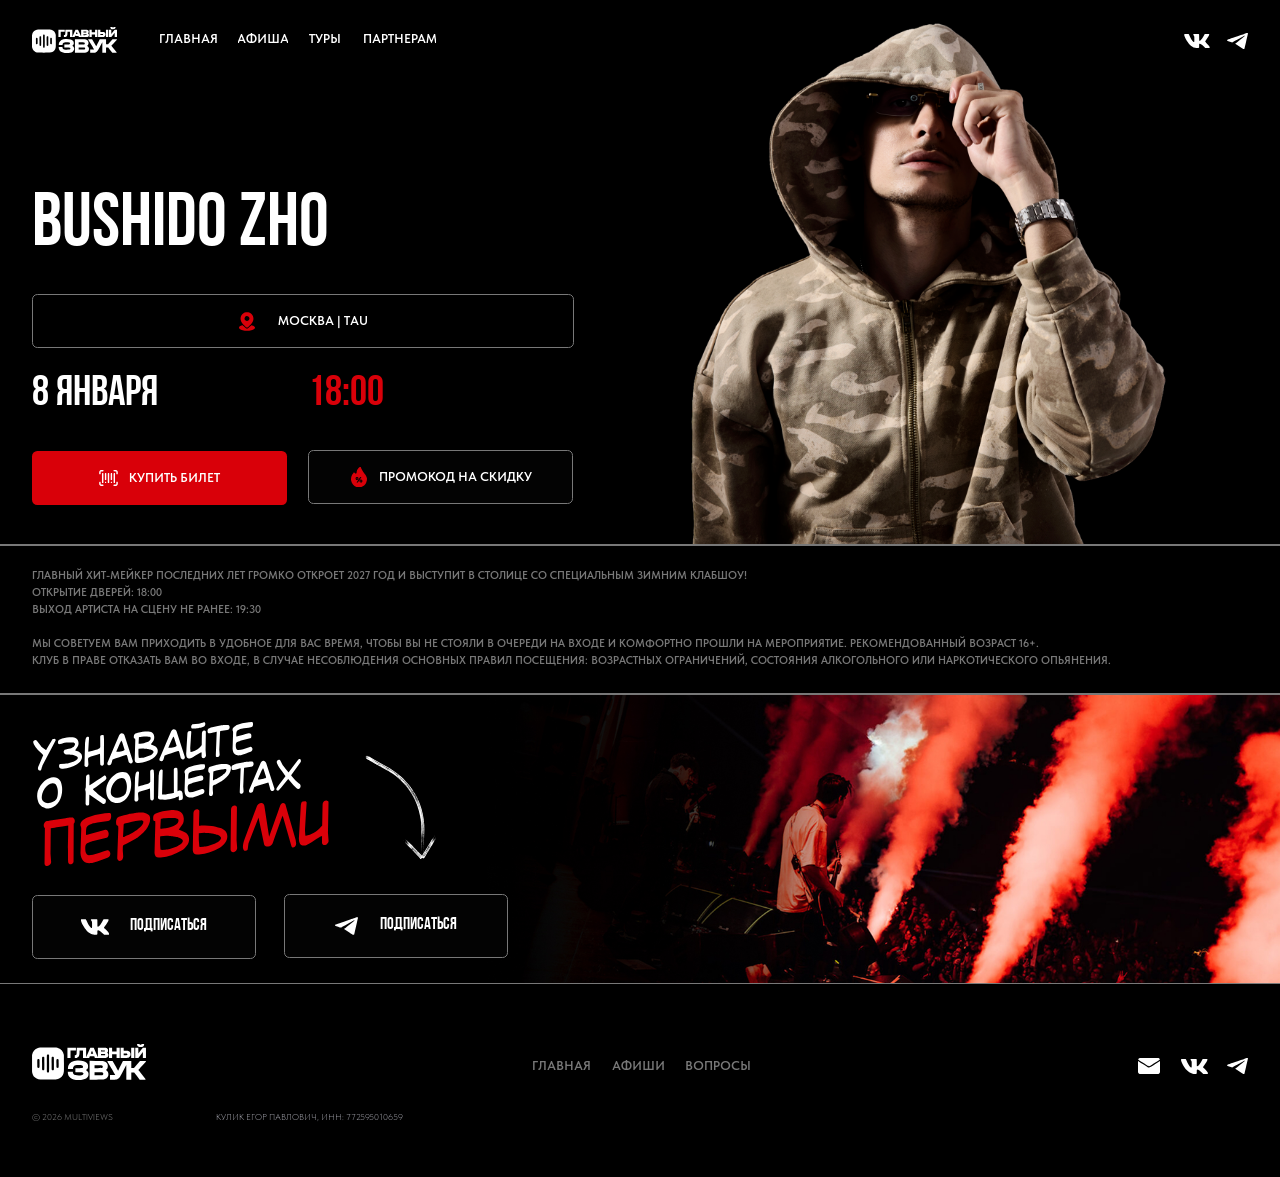
<file: index.html>
<!DOCTYPE html> <html> <head> <meta charset="utf-8" /> <meta http-equiv="Content-Type" content="text/html; charset=utf-8" /> <meta name="viewport" content="width=device-width, initial-scale=1.0" /> <!--metatextblock--> <title>BUSHIDO ZHO - В МОСКВЕ! |8 ЯНВАРЯ | TAU</title> <meta name="description" content="Главный хит-мейкер последних лет громко откроет 2027 год и выступит в столице со специальным зимним клабшоу!" /> <meta property="og:url" content="https://main-sound.ru/bushidomsk1" /> <meta property="og:title" content="BUSHIDO ZHO - В МОСКВЕ! |8 ЯНВАРЯ | TAU" /> <meta property="og:description" content="Главный хит-мейкер последних лет громко откроет 2027 год и выступит в столице со специальным зимним клабшоу!" /> <meta property="og:type" content="website" /> <meta property="og:image" content="assets/IMG_2002-36b0c217a5.jpeg" /> <link rel="canonical" href="https://main-sound.ru/bushidomsk1"> <!--/metatextblock--> <meta name="format-detection" content="telephone=no" /> <meta http-equiv="x-dns-prefetch-control" content="on"> <link rel="dns-prefetch" href="https://ws.tildacdn.com"> <link rel="dns-prefetch" href="https://static.tildacdn.com"> <!--favicons--> <link rel="icon" type="image/x-icon" sizes="32x32" href="assets/Frame_3-9f2a84946c.svg" media="(prefers-color-scheme: light)"/> <link rel="icon" type="image/x-icon" sizes="32x32" href="assets/Frame_3-901d303efb.svg" media="(prefers-color-scheme: dark)"/> <link rel="icon" type="image/svg+xml" sizes="any" href="assets/Frame_3-07f0a911b7.svg"> <link rel="apple-touch-icon" type="image/png" href="assets/Frame_3-b01c1dac87.png"> <link rel="icon" type="image/png" sizes="192x192" href="assets/Frame_3-b01c1dac87.png"> <!--/favicons--> <!-- Assets --> <script src="assets/tilda-fallback-1.0.min-ba24e7d54b.js" async charset="utf-8"></script> <link rel="stylesheet" href="assets/tilda-grid-3.0.min-55fa348d44.css" type="text/css" media="all" onerror="this.loaderr='y';"/> <link rel="stylesheet" href="assets/tilda-blocks-page200350709.min-892c2e6954.css" type="text/css" media="all" onerror="this.loaderr='y';" /> <link rel="stylesheet" href="assets/tilda-animation-2.0.min-8e325ae34b.css" type="text/css" media="all" onerror="this.loaderr='y';" /> <link rel="stylesheet" href="assets/tilda-menu-widgeticons-1.0.min-0b1e4e40a1.css" type="text/css" media="all" onerror="this.loaderr='y';" /> <link rel="stylesheet" href="assets/tilda-forms-1.0.min-a1f4a83f36.css" type="text/css" media="all" onerror="this.loaderr='y';" /> <link rel="stylesheet" href="assets/fonts-tildasans-0168d74240.css" type="text/css" media="all" onerror="this.loaderr='y';" /> <script nomodule src="assets/tilda-polyfill-1.0.min-19ff6da680.js" charset="utf-8"></script> <script type="text/javascript">function t_onReady(func) {if(document.readyState!='loading') {func();} else {document.addEventListener('DOMContentLoaded',func);}}
function t_onFuncLoad(funcName,okFunc,time) {if(typeof window[funcName]==='function') {okFunc();} else {setTimeout(function() {t_onFuncLoad(funcName,okFunc,time);},(time||100));}}function t396_initialScale(t){var e=document.getElementById("rec"+t);if(e){var i=e.querySelector(".t396__artboard");if(i){window.tn_scale_initial_window_width||(window.tn_scale_initial_window_width=document.documentElement.clientWidth);var a=window.tn_scale_initial_window_width,r=[],n,l=i.getAttribute("data-artboard-screens");if(l){l=l.split(",");for(var o=0;o<l.length;o++)r[o]=parseInt(l[o],10)}else r=[320,480,640,960,1200];for(var o=0;o<r.length;o++){var d=r[o];a>=d&&(n=d)}var _="edit"===window.allrecords.getAttribute("data-tilda-mode"),c="center"===t396_getFieldValue(i,"valign",n,r),s="grid"===t396_getFieldValue(i,"upscale",n,r),w=t396_getFieldValue(i,"height_vh",n,r),g=t396_getFieldValue(i,"height",n,r),u=!!window.opr&&!!window.opr.addons||!!window.opera||-1!==navigator.userAgent.indexOf(" OPR/");if(!_&&c&&!s&&!w&&g&&!u){var h=parseFloat((a/n).toFixed(3)),f=[i,i.querySelector(".t396__carrier"),i.querySelector(".t396__filter")],v=Math.floor(parseInt(g,10)*h)+"px",p;i.style.setProperty("--initial-scale-height",v);for(var o=0;o<f.length;o++)f[o].style.setProperty("height","var(--initial-scale-height)");t396_scaleInitial__getElementsToScale(i).forEach((function(t){t.style.zoom=h}))}}}}function t396_scaleInitial__getElementsToScale(t){return t?Array.prototype.slice.call(t.children).filter((function(t){return t&&(t.classList.contains("t396__elem")||t.classList.contains("t396__group"))})):[]}function t396_getFieldValue(t,e,i,a){var r,n=a[a.length-1];if(!(r=i===n?t.getAttribute("data-artboard-"+e):t.getAttribute("data-artboard-"+e+"-res-"+i)))for(var l=0;l<a.length;l++){var o=a[l];if(!(o<=i)&&(r=o===n?t.getAttribute("data-artboard-"+e):t.getAttribute("data-artboard-"+e+"-res-"+o)))break}return r}window.TN_SCALE_INITIAL_VER="1.0",window.tn_scale_initial_window_width=null;</script> <script src="assets/jquery-1.10.2.min-0f598fdea2.js" charset="utf-8" onerror="this.loaderr='y';"></script> <script src="assets/tilda-scripts-3.0.min-bbad1345a3.js" charset="utf-8" defer onerror="this.loaderr='y';"></script> <script src="assets/tilda-blocks-page200350709.min-bc01810124.js" charset="utf-8" async onerror="this.loaderr='y';"></script> <script src="assets/tilda-lazyload-1.0.min-8d30e67902.js" charset="utf-8" async onerror="this.loaderr='y';"></script> <script src="assets/tilda-animation-2.0.min-e4067d844d.js" charset="utf-8" async onerror="this.loaderr='y';"></script> <script src="assets/tilda-zero-1.1.min-d2f771363f.js" charset="utf-8" async onerror="this.loaderr='y';"></script> <script src="assets/tilda-menu-1.0.min-81625cf644.js" charset="utf-8" async onerror="this.loaderr='y';"></script> <script src="assets/tilda-menu-widgeticons-1.0.min-35f2fe2b1f.js" charset="utf-8" async onerror="this.loaderr='y';"></script> <script src="assets/tilda-forms-1.0.min-e3f49c2a4a.js" charset="utf-8" async onerror="this.loaderr='y';"></script> <script src="assets/tilda-zero-forms-1.0.min-b2b3caa913.js" charset="utf-8" async onerror="this.loaderr='y';"></script> <script src="assets/tilda-zero-scale-1.0.min-8676a93be3.js" charset="utf-8" async onerror="this.loaderr='y';"></script> <script src="assets/tilda-zero-fixed-1.0.min-6231306b26.js" charset="utf-8" async onerror="this.loaderr='y';"></script> <script src="assets/tilda-skiplink-1.0.min-bb829e9a10.js" charset="utf-8" async onerror="this.loaderr='y';"></script> <script src="assets/tilda-events-1.0.min-051c5be8fb.js" charset="utf-8" async onerror="this.loaderr='y';"></script> <script type="text/javascript">window.dataLayer=window.dataLayer||[];</script> <script type="text/javascript">(function() {var ttt='cebo';var tt='oog';var re=new RegExp("bot|g" + tt + "le|yandex|baidu|bing|msn|duckduckbot|teoma|slurp|crawler|spider|robot|crawling|fa" + ttt + "ok","i");if((re.test(navigator.userAgent))===false&&typeof(sessionStorage)!='undefined'&&sessionStorage.getItem('visited')!=='y'&&document.visibilityState){var style=document.createElement('style');style.type='text/css';style.innerHTML='@media screen and (min-width: 980px) {.t-records {opacity: 0;}.t-records_animated {-webkit-transition: opacity ease-in-out .2s;-moz-transition: opacity ease-in-out .2s;-o-transition: opacity ease-in-out .2s;transition: opacity ease-in-out .2s;}.t-records.t-records_visible {opacity: 1;}}';document.getElementsByTagName('head')[0].appendChild(style);function t_setvisRecs(){var alr=document.querySelectorAll('.t-records');Array.prototype.forEach.call(alr,function(el) {el.classList.add("t-records_animated");});setTimeout(function() {Array.prototype.forEach.call(alr,function(el) {el.classList.add("t-records_visible");});sessionStorage.setItem("visited","y");},400);}
document.addEventListener('DOMContentLoaded',t_setvisRecs);}})();</script><!-- Local recovery copy created from the public page on 2026-09-03. --><!-- Yandex.Metrika counter -->
<script type="text/javascript" >
   (function(m,e,t,r,i,k,a){m[i]=m[i]||function(){(m[i].a=m[i].a||[]).push(arguments)};
   m[i].l=1*new Date();
   for (var j = 0; j < document.scripts.length; j++) {if (document.scripts[j].src === r) { return; }}
   k=e.createElement(t),a=e.getElementsByTagName(t)[0],k.async=1,k.src=r,a.parentNode.insertBefore(k,a)})
   (window, document, "script", "https://mc.yandex.ru/metrika/tag.js", "ym");

   ym(112287208, "init", {
        clickmap:true,
        trackLinks:true,
        accurateTrackBounce:true,
        webvisor:true
   });
</script>
<noscript><div><img src="https://mc.yandex.ru/watch/112287208" style="position:absolute; left:-9999px;" alt="" /></div></noscript>
<!-- /Yandex.Metrika counter -->

<!-- Top.Mail.Ru counter -->
<script type="text/javascript">
var _tmr = window._tmr || (window._tmr = []);
_tmr.push({id: "3791899", type: "pageView", start: (new Date()).getTime()});
(function (d, w, id) {
  if (d.getElementById(id)) return;
  var ts = d.createElement("script"); ts.type = "text/javascript"; ts.async = true; ts.id = id;
  ts.src = "https://top-fwz1.mail.ru/js/code.js";
  var f = function () {var s = d.getElementsByTagName("script")[0]; s.parentNode.insertBefore(ts, s);};
  if (w.opera == "[object Opera]") { d.addEventListener("DOMContentLoaded", f, false); } else { f(); }
})(document, window, "tmr-code");
</script>
<noscript><div><img src="https://top-fwz1.mail.ru/counter?id=3791899;js=na" style="position:absolute;left:-9999px;" alt="Top.Mail.Ru" /></div></noscript>
<!-- /Top.Mail.Ru counter -->

<!-- Goal tracking: klick po knopke Kupit bilet -->
<script type="text/javascript">
document.addEventListener('DOMContentLoaded', function() {
  document.querySelectorAll('a').forEach(function(a) {
    if (a.href && a.href.indexOf('ticketscloud.com') !== -1) {
      a.addEventListener('click', function() {
        if (typeof ym !== 'undefined') { ym(112287208, 'reachGoal', 'buy_ticket_click'); }
        if (typeof _tmr !== 'undefined') { _tmr.push({id: "3791899", type: 'reachGoal', goal: 'buy_ticket_click'}); }
      });
    }
  });
});
</script>
<!-- /Goal tracking -->

</head> <body class="t-body" style="margin:0;"> <!--allrecords--> <div id="allrecords" class="t-records" data-hook="blocks-collection-content-node" data-tilda-project-id="8555416" data-tilda-page-id="200350709" data-tilda-page-alias="bushidomsk1" data-tilda-formskey="f596087e4aad82b8ef86775ac8555416" data-tilda-cookie="no" data-tilda-lazy="yes" data-tilda-root-zone="com" data-tilda-project-headcode="yes" data-tilda-project-country="RU"> <!--header--> <header id="t-header" class="t-records" data-hook="blocks-collection-content-node" data-tilda-project-id="8555416" data-tilda-page-id="44198423" data-tilda-page-alias="header" data-tilda-formskey="f596087e4aad82b8ef86775ac8555416" data-tilda-cookie="no" data-tilda-lazy="yes" data-tilda-root-zone="com" data-tilda-project-headcode="yes" data-tilda-project-country="RU"> <div id="rec2350563801" class="r t-rec" style=" " data-animationappear="off" data-record-type="396"> <!-- T396 --> <style>#rec2350563801 .t396__artboard{position:fixed;width:100%;left:0;top:0;transform:translateY(-100%);transition:transform 0.15s;z-index:990;}#rec2350563801 .t396__artboard{height:70px;background-color:#000000;}#rec2350563801 .t396__filter{height:70px;}#rec2350563801 .t396__carrier{height:70px;background-position:center center;background-attachment:scroll;background-size:cover;background-repeat:no-repeat;}@media screen and (max-width:1919px){#rec2350563801 .t396__artboard,#rec2350563801 .t396__filter,#rec2350563801 .t396__carrier{height:55px;}#rec2350563801 .t396__filter{}#rec2350563801 .t396__carrier{background-attachment:scroll;}}@media screen and (max-width:1199px){#rec2350563801 .t396__artboard,#rec2350563801 .t396__filter,#rec2350563801 .t396__carrier{height:48px;}#rec2350563801 .t396__filter{}#rec2350563801 .t396__carrier{background-attachment:scroll;}}#rec2350563801 .tn-elem[data-elem-id="1780602629269"]{z-index:3;top:0px;left:calc(50% - 960px + 0px);width:1920px;height:70px;}#rec2350563801 .tn-elem[data-elem-id="1780602629269"] .tn-atom{border-radius:0px 0px 15px 15px;background-color:#262626;background-position:center center;border-width:var(--t396-borderwidth,0);border-style:var(--t396-borderstyle,solid);border-color:var(--t396-bordercolor,transparent);transition:background-color var(--t396-speedhover,0s) ease-in-out,color var(--t396-speedhover,0s) ease-in-out,border-color var(--t396-speedhover,0s) ease-in-out,box-shadow var(--t396-shadowshoverspeed,0.2s) ease-in-out;}@media screen and (max-width:1919px){#rec2350563801 .tn-elem[data-elem-id="1780602629269"]{display:table;left:calc(50% - 600px + 0px);width:1200px;height:55px;}}@media screen and (max-width:1199px){#rec2350563801 .tn-elem[data-elem-id="1780602629269"]{display:table;left:calc(50% - 160px + 0px);width:320px;height:48px;}}#rec2350563801 .tn-elem[data-elem-id="1780495746593000005"]{color:#ffffff;text-align:left;z-index:3;top:25px;left:calc(50% - 960px + 221px);width:88px;height:20px;}#rec2350563801 .tn-elem[data-elem-id="1780495746593000005"] .tn-atom{color:#ffffff;font-size:20px;font-family:var(--t-headline-font,Arial);line-height:1;font-weight:600;border-radius:5px 5px 5px 5px;background-position:center center;--t396-speedhover:0.2s;transition:background-color var(--t396-speedhover,0s) ease-in-out,color var(--t396-speedhover,0s) ease-in-out,border-color var(--t396-speedhover,0s) ease-in-out,box-shadow var(--t396-shadowshoverspeed,0.2s) ease-in-out;-webkit-box-pack:start;-ms-flex-pack:start;justify-content:flex-start;}#rec2350563801 .tn-elem[data-elem-id="1780495746593000005"] .tn-atom::after{display:none;}#rec2350563801 .tn-elem[data-elem-id="1780495746593000005"] .tn-atom .tn-atom__button-content{column-gap:10px;padding:0px 0px 0px 0px;}#rec2350563801 .tn-elem[data-elem-id="1780495746593000005"] .tn-atom .tn-atom__button-icon{animation:tn-icon-animation-moveX 2s linear infinite;}#rec2350563801 .tn-elem[data-elem-id="1780495746593000005"] .tn-atom .tn-atom__button-text{transition:color var(--t396-speedhover,0s) ease-in-out;color:#ffffff;}#rec2350563801 .tn-elem[data-elem-id="1780495746593000005"] .tn-atom .tn-atom__button-border::before{display:none;}#rec2350563801 .tn-elem[data-elem-id="1780495746593000005"] .tn-atom .tn-atom__button-border::after{display:none;}@media (hover),(min-width:0\0){#rec2350563801 .tn-elem[data-elem-id="1780495746593000005"] .tn-atom:hover::after{opacity:0;}#rec2350563801 .tn-elem[data-elem-id="1780495746593000005"] .tn-atom:hover{animation-name:none;}}@media (hover),(min-width:0\0){#rec2350563801 .tn-elem[data-elem-id="1780495746593000005"] .tn-atom:hover{color:#d90009;}#rec2350563801 .tn-elem[data-elem-id="1780495746593000005"] .tn-atom:hover .tn-atom__button-text{color:#d90009;}}@media screen and (max-width:1919px){#rec2350563801 .tn-elem[data-elem-id="1780495746593000005"]{display:block;top:17px;left:calc(50% - 600px + 150px);width:53px;}#rec2350563801 .tn-elem[data-elem-id="1780495746593000005"] .tn-atom{white-space:normal;font-size:12px;background-size:cover;}#rec2350563801 .tn-elem[data-elem-id="1780495746593000005"] .tn-atom::after{display:none;}#rec2350563801 .tn-elem[data-elem-id="1780495746593000005"] .tn-atom .tn-atom__button-text{overflow:visible;}#rec2350563801 .tn-elem[data-elem-id="1780495746593000005"] .tn-atom .tn-atom__button-border::before{display:none;}#rec2350563801 .tn-elem[data-elem-id="1780495746593000005"] .tn-atom .tn-atom__button-border::after{display:none;}@media (hover),(min-width:0\0){#rec2350563801 .tn-elem[data-elem-id="1780495746593000005"] .tn-atom:hover::after{opacity:0;}#rec2350563801 .tn-elem[data-elem-id="1780495746593000005"] .tn-atom:hover{animation-name:none;}}}@media screen and (max-width:1199px){#rec2350563801 .tn-elem[data-elem-id="1780495746593000005"]{display:block;top:-87px;left:calc(50% - 160px + 36px);width:px;}#rec2350563801 .tn-elem[data-elem-id="1780495746593000005"] .tn-atom{white-space:normal;background-size:cover;}#rec2350563801 .tn-elem[data-elem-id="1780495746593000005"] .tn-atom::after{display:none;}#rec2350563801 .tn-elem[data-elem-id="1780495746593000005"] .tn-atom .tn-atom__button-text{overflow:visible;}#rec2350563801 .tn-elem[data-elem-id="1780495746593000005"] .tn-atom .tn-atom__button-border::before{display:none;}#rec2350563801 .tn-elem[data-elem-id="1780495746593000005"] .tn-atom .tn-atom__button-border::after{display:none;}@media (hover),(min-width:0\0){#rec2350563801 .tn-elem[data-elem-id="1780495746593000005"] .tn-atom:hover::after{opacity:0;}#rec2350563801 .tn-elem[data-elem-id="1780495746593000005"] .tn-atom:hover{animation-name:none;}}}#rec2350563801 .tn-elem[data-elem-id="1780495786484000001"]{color:#ffffff;text-align:left;z-index:3;top:25px;left:calc(50% - 960px + 339px);width:78px;height:20px;}#rec2350563801 .tn-elem[data-elem-id="1780495786484000001"] .tn-atom{color:#ffffff;font-size:20px;font-family:var(--t-headline-font,Arial);line-height:1;font-weight:600;border-radius:5px 5px 5px 5px;background-position:center center;--t396-speedhover:0.2s;transition:background-color var(--t396-speedhover,0s) ease-in-out,color var(--t396-speedhover,0s) ease-in-out,border-color var(--t396-speedhover,0s) ease-in-out,box-shadow var(--t396-shadowshoverspeed,0.2s) ease-in-out;-webkit-box-pack:start;-ms-flex-pack:start;justify-content:flex-start;}#rec2350563801 .tn-elem[data-elem-id="1780495786484000001"] .tn-atom::after{display:none;}#rec2350563801 .tn-elem[data-elem-id="1780495786484000001"] .tn-atom .tn-atom__button-content{column-gap:10px;padding:0px 0px 0px 0px;}#rec2350563801 .tn-elem[data-elem-id="1780495786484000001"] .tn-atom .tn-atom__button-icon{animation:tn-icon-animation-moveX 2s linear infinite;}#rec2350563801 .tn-elem[data-elem-id="1780495786484000001"] .tn-atom .tn-atom__button-text{transition:color var(--t396-speedhover,0s) ease-in-out;color:#ffffff;}#rec2350563801 .tn-elem[data-elem-id="1780495786484000001"] .tn-atom .tn-atom__button-border::before{display:none;}#rec2350563801 .tn-elem[data-elem-id="1780495786484000001"] .tn-atom .tn-atom__button-border::after{display:none;}@media (hover),(min-width:0\0){#rec2350563801 .tn-elem[data-elem-id="1780495786484000001"] .tn-atom:hover::after{opacity:0;}#rec2350563801 .tn-elem[data-elem-id="1780495786484000001"] .tn-atom:hover{animation-name:none;}}@media (hover),(min-width:0\0){#rec2350563801 .tn-elem[data-elem-id="1780495786484000001"] .tn-atom:hover{color:#d90009;}#rec2350563801 .tn-elem[data-elem-id="1780495786484000001"] .tn-atom:hover .tn-atom__button-text{color:#d90009;}}@media screen and (max-width:1919px){#rec2350563801 .tn-elem[data-elem-id="1780495786484000001"]{display:block;top:17px;left:calc(50% - 600px + 223px);width:47px;}#rec2350563801 .tn-elem[data-elem-id="1780495786484000001"] .tn-atom{white-space:normal;font-size:12px;background-size:cover;}#rec2350563801 .tn-elem[data-elem-id="1780495786484000001"] .tn-atom::after{display:none;}#rec2350563801 .tn-elem[data-elem-id="1780495786484000001"] .tn-atom .tn-atom__button-text{overflow:visible;}#rec2350563801 .tn-elem[data-elem-id="1780495786484000001"] .tn-atom .tn-atom__button-border::before{display:none;}#rec2350563801 .tn-elem[data-elem-id="1780495786484000001"] .tn-atom .tn-atom__button-border::after{display:none;}@media (hover),(min-width:0\0){#rec2350563801 .tn-elem[data-elem-id="1780495786484000001"] .tn-atom:hover::after{opacity:0;}#rec2350563801 .tn-elem[data-elem-id="1780495786484000001"] .tn-atom:hover{animation-name:none;}}}@media screen and (max-width:1199px){#rec2350563801 .tn-elem[data-elem-id="1780495786484000001"]{display:block;top:-87px;left:calc(50% - 160px + 109px);width:px;}#rec2350563801 .tn-elem[data-elem-id="1780495786484000001"] .tn-atom{white-space:normal;background-size:cover;}#rec2350563801 .tn-elem[data-elem-id="1780495786484000001"] .tn-atom::after{display:none;}#rec2350563801 .tn-elem[data-elem-id="1780495786484000001"] .tn-atom .tn-atom__button-text{overflow:visible;}#rec2350563801 .tn-elem[data-elem-id="1780495786484000001"] .tn-atom .tn-atom__button-border::before{display:none;}#rec2350563801 .tn-elem[data-elem-id="1780495786484000001"] .tn-atom .tn-atom__button-border::after{display:none;}@media (hover),(min-width:0\0){#rec2350563801 .tn-elem[data-elem-id="1780495786484000001"] .tn-atom:hover::after{opacity:0;}#rec2350563801 .tn-elem[data-elem-id="1780495786484000001"] .tn-atom:hover{animation-name:none;}}}#rec2350563801 .tn-elem[data-elem-id="1780495810392000002"]{color:#ffffff;text-align:left;z-index:3;top:25px;left:calc(50% - 960px + 447px);width:50px;height:20px;}#rec2350563801 .tn-elem[data-elem-id="1780495810392000002"] .tn-atom{color:#ffffff;font-size:20px;font-family:var(--t-headline-font,Arial);line-height:1;font-weight:600;border-radius:5px 5px 5px 5px;background-position:center center;--t396-speedhover:0.2s;transition:background-color var(--t396-speedhover,0s) ease-in-out,color var(--t396-speedhover,0s) ease-in-out,border-color var(--t396-speedhover,0s) ease-in-out,box-shadow var(--t396-shadowshoverspeed,0.2s) ease-in-out;-webkit-box-pack:start;-ms-flex-pack:start;justify-content:flex-start;}#rec2350563801 .tn-elem[data-elem-id="1780495810392000002"] .tn-atom::after{display:none;}#rec2350563801 .tn-elem[data-elem-id="1780495810392000002"] .tn-atom .tn-atom__button-content{column-gap:10px;padding:0px 0px 0px 0px;}#rec2350563801 .tn-elem[data-elem-id="1780495810392000002"] .tn-atom .tn-atom__button-icon{animation:tn-icon-animation-moveX 2s linear infinite;}#rec2350563801 .tn-elem[data-elem-id="1780495810392000002"] .tn-atom .tn-atom__button-text{transition:color var(--t396-speedhover,0s) ease-in-out;color:#ffffff;}#rec2350563801 .tn-elem[data-elem-id="1780495810392000002"] .tn-atom .tn-atom__button-border::before{display:none;}#rec2350563801 .tn-elem[data-elem-id="1780495810392000002"] .tn-atom .tn-atom__button-border::after{display:none;}@media (hover),(min-width:0\0){#rec2350563801 .tn-elem[data-elem-id="1780495810392000002"] .tn-atom:hover::after{opacity:0;}#rec2350563801 .tn-elem[data-elem-id="1780495810392000002"] .tn-atom:hover{animation-name:none;}}@media (hover),(min-width:0\0){#rec2350563801 .tn-elem[data-elem-id="1780495810392000002"] .tn-atom:hover{color:#d90009;}#rec2350563801 .tn-elem[data-elem-id="1780495810392000002"] .tn-atom:hover .tn-atom__button-text{color:#d90009;}}@media screen and (max-width:1919px){#rec2350563801 .tn-elem[data-elem-id="1780495810392000002"]{display:block;top:17px;left:calc(50% - 600px + 290px);width:30px;}#rec2350563801 .tn-elem[data-elem-id="1780495810392000002"] .tn-atom{white-space:normal;font-size:12px;background-size:cover;}#rec2350563801 .tn-elem[data-elem-id="1780495810392000002"] .tn-atom::after{display:none;}#rec2350563801 .tn-elem[data-elem-id="1780495810392000002"] .tn-atom .tn-atom__button-text{overflow:visible;}#rec2350563801 .tn-elem[data-elem-id="1780495810392000002"] .tn-atom .tn-atom__button-border::before{display:none;}#rec2350563801 .tn-elem[data-elem-id="1780495810392000002"] .tn-atom .tn-atom__button-border::after{display:none;}@media (hover),(min-width:0\0){#rec2350563801 .tn-elem[data-elem-id="1780495810392000002"] .tn-atom:hover::after{opacity:0;}#rec2350563801 .tn-elem[data-elem-id="1780495810392000002"] .tn-atom:hover{animation-name:none;}}}@media screen and (max-width:1199px){#rec2350563801 .tn-elem[data-elem-id="1780495810392000002"]{display:block;top:-87px;left:calc(50% - 160px + 176px);width:px;}#rec2350563801 .tn-elem[data-elem-id="1780495810392000002"] .tn-atom{white-space:normal;background-size:cover;}#rec2350563801 .tn-elem[data-elem-id="1780495810392000002"] .tn-atom::after{display:none;}#rec2350563801 .tn-elem[data-elem-id="1780495810392000002"] .tn-atom .tn-atom__button-text{overflow:visible;}#rec2350563801 .tn-elem[data-elem-id="1780495810392000002"] .tn-atom .tn-atom__button-border::before{display:none;}#rec2350563801 .tn-elem[data-elem-id="1780495810392000002"] .tn-atom .tn-atom__button-border::after{display:none;}@media (hover),(min-width:0\0){#rec2350563801 .tn-elem[data-elem-id="1780495810392000002"] .tn-atom:hover::after{opacity:0;}#rec2350563801 .tn-elem[data-elem-id="1780495810392000002"] .tn-atom:hover{animation-name:none;}}}#rec2350563801 .tn-elem[data-elem-id="1780495820486000003"]{color:#ffffff;text-align:left;z-index:3;top:25px;left:calc(50% - 960px + 527px);width:115px;height:20px;}#rec2350563801 .tn-elem[data-elem-id="1780495820486000003"] .tn-atom{color:#ffffff;font-size:20px;font-family:var(--t-headline-font,Arial);line-height:1;font-weight:600;border-radius:5px 5px 5px 5px;background-position:center center;--t396-speedhover:0.2s;transition:background-color var(--t396-speedhover,0s) ease-in-out,color var(--t396-speedhover,0s) ease-in-out,border-color var(--t396-speedhover,0s) ease-in-out,box-shadow var(--t396-shadowshoverspeed,0.2s) ease-in-out;-webkit-box-pack:start;-ms-flex-pack:start;justify-content:flex-start;}#rec2350563801 .tn-elem[data-elem-id="1780495820486000003"] .tn-atom::after{display:none;}#rec2350563801 .tn-elem[data-elem-id="1780495820486000003"] .tn-atom .tn-atom__button-content{column-gap:10px;padding:0px 0px 0px 0px;}#rec2350563801 .tn-elem[data-elem-id="1780495820486000003"] .tn-atom .tn-atom__button-icon{animation:tn-icon-animation-moveX 2s linear infinite;}#rec2350563801 .tn-elem[data-elem-id="1780495820486000003"] .tn-atom .tn-atom__button-text{transition:color var(--t396-speedhover,0s) ease-in-out;color:#ffffff;}#rec2350563801 .tn-elem[data-elem-id="1780495820486000003"] .tn-atom .tn-atom__button-border::before{display:none;}#rec2350563801 .tn-elem[data-elem-id="1780495820486000003"] .tn-atom .tn-atom__button-border::after{display:none;}@media (hover),(min-width:0\0){#rec2350563801 .tn-elem[data-elem-id="1780495820486000003"] .tn-atom:hover::after{opacity:0;}#rec2350563801 .tn-elem[data-elem-id="1780495820486000003"] .tn-atom:hover{animation-name:none;}}@media (hover),(min-width:0\0){#rec2350563801 .tn-elem[data-elem-id="1780495820486000003"] .tn-atom:hover{color:#d90009;}#rec2350563801 .tn-elem[data-elem-id="1780495820486000003"] .tn-atom:hover .tn-atom__button-text{color:#d90009;}}@media screen and (max-width:1919px){#rec2350563801 .tn-elem[data-elem-id="1780495820486000003"]{display:block;top:17px;left:calc(50% - 600px + 340px);width:69px;}#rec2350563801 .tn-elem[data-elem-id="1780495820486000003"] .tn-atom{white-space:normal;font-size:12px;background-size:cover;}#rec2350563801 .tn-elem[data-elem-id="1780495820486000003"] .tn-atom::after{display:none;}#rec2350563801 .tn-elem[data-elem-id="1780495820486000003"] .tn-atom .tn-atom__button-text{overflow:visible;}#rec2350563801 .tn-elem[data-elem-id="1780495820486000003"] .tn-atom .tn-atom__button-border::before{display:none;}#rec2350563801 .tn-elem[data-elem-id="1780495820486000003"] .tn-atom .tn-atom__button-border::after{display:none;}@media (hover),(min-width:0\0){#rec2350563801 .tn-elem[data-elem-id="1780495820486000003"] .tn-atom:hover::after{opacity:0;}#rec2350563801 .tn-elem[data-elem-id="1780495820486000003"] .tn-atom:hover{animation-name:none;}}}@media screen and (max-width:1199px){#rec2350563801 .tn-elem[data-elem-id="1780495820486000003"]{display:block;top:-87px;left:calc(50% - 160px + 226px);width:px;}#rec2350563801 .tn-elem[data-elem-id="1780495820486000003"] .tn-atom{white-space:normal;background-size:cover;}#rec2350563801 .tn-elem[data-elem-id="1780495820486000003"] .tn-atom::after{display:none;}#rec2350563801 .tn-elem[data-elem-id="1780495820486000003"] .tn-atom .tn-atom__button-text{overflow:visible;}#rec2350563801 .tn-elem[data-elem-id="1780495820486000003"] .tn-atom .tn-atom__button-border::before{display:none;}#rec2350563801 .tn-elem[data-elem-id="1780495820486000003"] .tn-atom .tn-atom__button-border::after{display:none;}@media (hover),(min-width:0\0){#rec2350563801 .tn-elem[data-elem-id="1780495820486000003"] .tn-atom:hover::after{opacity:0;}#rec2350563801 .tn-elem[data-elem-id="1780495820486000003"] .tn-atom:hover{animation-name:none;}}}#rec2350563801 .tn-elem[data-elem-id="1780494847688"]{z-index:3;top:15px;left:calc(50% - 960px + 40px);width:128px;height:auto;}#rec2350563801 .tn-elem[data-elem-id="1780494847688"] .tn-atom{border-radius:0px 0px 0px 0px;background-position:center center;border-width:var(--t396-borderwidth,0);border-style:var(--t396-borderstyle,solid);border-color:var(--t396-bordercolor,transparent);transition:background-color var(--t396-speedhover,0s) ease-in-out,color var(--t396-speedhover,0s) ease-in-out,border-color var(--t396-speedhover,0s) ease-in-out,box-shadow var(--t396-shadowshoverspeed,0.2s) ease-in-out;}#rec2350563801 .tn-elem[data-elem-id="1780494847688"] .tn-atom__img{border-radius:0px 0px 0px 0px;object-position:center center;}@media screen and (max-width:1919px){#rec2350563801 .tn-elem[data-elem-id="1780494847688"]{display:table;top:15px;left:calc(50% - 600px + 30px);width:80px;height:auto;}}@media screen and (max-width:1199px){#rec2350563801 .tn-elem[data-elem-id="1780494847688"]{display:table;top:11px;left:calc(50% - 160px + 20px);height:auto;}}#rec2350563801 .tn-elem[data-elem-id="1780495533011000003"]{color:#ffffff;text-align:center;z-index:3;top:12px;left:calc(50% - 960px + 1774px);width:56px;height:46px;}#rec2350563801 .tn-elem[data-elem-id="1780495533011000003"] .tn-atom{color:#ffffff;font-size:20px;font-family:var(--t-text-font,Arial);line-height:1.55;font-weight:600;border-radius:50px 50px 50px 50px;background-position:center center;--t396-borderwidth:0px;--t396-speedhover:0.2s;transition:background-color var(--t396-speedhover,0s) ease-in-out,color var(--t396-speedhover,0s) ease-in-out,border-color var(--t396-speedhover,0s) ease-in-out,box-shadow var(--t396-shadowshoverspeed,0.2s) ease-in-out;-webkit-box-pack:center;-ms-flex-pack:center;justify-content:center;}#rec2350563801 .tn-elem[data-elem-id="1780495533011000003"] .tn-atom::after{display:none;}#rec2350563801 .tn-elem[data-elem-id="1780495533011000003"] .tn-atom .tn-atom__button-icon{position:relative;width:36px;height:36px;order:1;--icon:url('[data-uri]');--icon-hover:url('[data-uri]');}#rec2350563801 .tn-elem[data-elem-id="1780495533011000003"] .tn-atom .tn-atom__button-content{column-gap:0px;padding:0px 0px 0px 0px;}#rec2350563801 .tn-elem[data-elem-id="1780495533011000003"] .tn-atom .tn-atom__button-text{transition:color var(--t396-speedhover,0s) ease-in-out;color:#ffffff;}#rec2350563801 .tn-elem[data-elem-id="1780495533011000003"] .tn-atom .tn-atom__button-border::before{display:none;}#rec2350563801 .tn-elem[data-elem-id="1780495533011000003"] .tn-atom .tn-atom__button-border::after{display:none;}@media (hover),(min-width:0\0){#rec2350563801 .tn-elem[data-elem-id="1780495533011000003"] .tn-atom:hover::after{opacity:0;}#rec2350563801 .tn-elem[data-elem-id="1780495533011000003"] .tn-atom:hover{animation-name:none;}}@media screen and (max-width:1919px){#rec2350563801 .tn-elem[data-elem-id="1780495533011000003"]{display:block;top:16px;left:calc(50% - 600px + 1110px);width:24px;height:24px;border-radius:0px 0px 0px 0px;}#rec2350563801 .tn-elem[data-elem-id="1780495533011000003"] .tn-atom{white-space:normal;background-size:cover;border-radius:0px 0px 0px 0px;}#rec2350563801 .tn-elem[data-elem-id="1780495533011000003"] .tn-atom::after{display:none;}#rec2350563801 .tn-elem[data-elem-id="1780495533011000003"] .tn-atom .tn-atom__button-icon{height:24px;width:24px;}#rec2350563801 .tn-elem[data-elem-id="1780495533011000003"] .tn-atom .tn-atom__button-text{overflow:visible;}#rec2350563801 .tn-elem[data-elem-id="1780495533011000003"] .tn-atom .tn-atom__button-border::before{display:none;}#rec2350563801 .tn-elem[data-elem-id="1780495533011000003"] .tn-atom .tn-atom__button-border::after{display:none;}@media (hover),(min-width:0\0){#rec2350563801 .tn-elem[data-elem-id="1780495533011000003"] .tn-atom:hover::after{opacity:0;}#rec2350563801 .tn-elem[data-elem-id="1780495533011000003"] .tn-atom:hover{animation-name:none;}}}@media screen and (max-width:1199px){#rec2350563801 .tn-elem[data-elem-id="1780495533011000003"]{display:block;top:12px;left:calc(50% - 160px + 189px);width:px;}#rec2350563801 .tn-elem[data-elem-id="1780495533011000003"] .tn-atom{white-space:normal;background-size:cover;}#rec2350563801 .tn-elem[data-elem-id="1780495533011000003"] .tn-atom::after{display:none;}#rec2350563801 .tn-elem[data-elem-id="1780495533011000003"] .tn-atom .tn-atom__button-text{overflow:visible;}#rec2350563801 .tn-elem[data-elem-id="1780495533011000003"] .tn-atom .tn-atom__button-border::before{display:none;}#rec2350563801 .tn-elem[data-elem-id="1780495533011000003"] .tn-atom .tn-atom__button-border::after{display:none;}@media (hover),(min-width:0\0){#rec2350563801 .tn-elem[data-elem-id="1780495533011000003"] .tn-atom:hover::after{opacity:0;}#rec2350563801 .tn-elem[data-elem-id="1780495533011000003"] .tn-atom:hover{animation-name:none;}}}#rec2350563801 .tn-elem[data-elem-id="1780495611658000004"]{color:#ffffff;text-align:center;z-index:3;top:13px;left:calc(50% - 960px + 1844px);width:46px;height:46px;}#rec2350563801 .tn-elem[data-elem-id="1780495611658000004"] .tn-atom{color:#ffffff;font-size:20px;font-family:var(--t-text-font,Arial);line-height:1.55;font-weight:600;border-radius:50px 50px 50px 50px;background-position:center center;--t396-borderwidth:0px;--t396-speedhover:0.2s;transition:background-color var(--t396-speedhover,0s) ease-in-out,color var(--t396-speedhover,0s) ease-in-out,border-color var(--t396-speedhover,0s) ease-in-out,box-shadow var(--t396-shadowshoverspeed,0.2s) ease-in-out;-webkit-box-pack:center;-ms-flex-pack:center;justify-content:center;}#rec2350563801 .tn-elem[data-elem-id="1780495611658000004"] .tn-atom::after{display:none;}#rec2350563801 .tn-elem[data-elem-id="1780495611658000004"] .tn-atom .tn-atom__button-icon{position:relative;width:26px;height:26px;order:1;--icon:url('[data-uri]');--icon-hover:url('[data-uri]');}#rec2350563801 .tn-elem[data-elem-id="1780495611658000004"] .tn-atom .tn-atom__button-content{column-gap:0px;padding:0px 0px 0px 0px;}#rec2350563801 .tn-elem[data-elem-id="1780495611658000004"] .tn-atom .tn-atom__button-text{transition:color var(--t396-speedhover,0s) ease-in-out;color:#ffffff;}#rec2350563801 .tn-elem[data-elem-id="1780495611658000004"] .tn-atom .tn-atom__button-border::before{display:none;}#rec2350563801 .tn-elem[data-elem-id="1780495611658000004"] .tn-atom .tn-atom__button-border::after{display:none;}@media (hover),(min-width:0\0){#rec2350563801 .tn-elem[data-elem-id="1780495611658000004"] .tn-atom:hover::after{opacity:0;}#rec2350563801 .tn-elem[data-elem-id="1780495611658000004"] .tn-atom:hover{animation-name:none;}}@media screen and (max-width:1919px){#rec2350563801 .tn-elem[data-elem-id="1780495611658000004"]{display:block;top:18px;left:calc(50% - 600px + 1150px);width:20px;height:20px;border-radius:0px 0px 0px 0px;}#rec2350563801 .tn-elem[data-elem-id="1780495611658000004"] .tn-atom{white-space:normal;background-size:cover;border-radius:0px 0px 0px 0px;}#rec2350563801 .tn-elem[data-elem-id="1780495611658000004"] .tn-atom::after{display:none;}#rec2350563801 .tn-elem[data-elem-id="1780495611658000004"] .tn-atom .tn-atom__button-icon{height:20px;width:20px;}#rec2350563801 .tn-elem[data-elem-id="1780495611658000004"] .tn-atom .tn-atom__button-text{overflow:visible;}#rec2350563801 .tn-elem[data-elem-id="1780495611658000004"] .tn-atom .tn-atom__button-border::before{display:none;}#rec2350563801 .tn-elem[data-elem-id="1780495611658000004"] .tn-atom .tn-atom__button-border::after{display:none;}@media (hover),(min-width:0\0){#rec2350563801 .tn-elem[data-elem-id="1780495611658000004"] .tn-atom:hover::after{opacity:0;}#rec2350563801 .tn-elem[data-elem-id="1780495611658000004"] .tn-atom:hover{animation-name:none;}}}@media screen and (max-width:1199px){#rec2350563801 .tn-elem[data-elem-id="1780495611658000004"]{display:block;top:14px;left:calc(50% - 160px + 229px);width:px;}#rec2350563801 .tn-elem[data-elem-id="1780495611658000004"] .tn-atom{white-space:normal;background-size:cover;}#rec2350563801 .tn-elem[data-elem-id="1780495611658000004"] .tn-atom::after{display:none;}#rec2350563801 .tn-elem[data-elem-id="1780495611658000004"] .tn-atom .tn-atom__button-text{overflow:visible;}#rec2350563801 .tn-elem[data-elem-id="1780495611658000004"] .tn-atom .tn-atom__button-border::before{display:none;}#rec2350563801 .tn-elem[data-elem-id="1780495611658000004"] .tn-atom .tn-atom__button-border::after{display:none;}@media (hover),(min-width:0\0){#rec2350563801 .tn-elem[data-elem-id="1780495611658000004"] .tn-atom:hover::after{opacity:0;}#rec2350563801 .tn-elem[data-elem-id="1780495611658000004"] .tn-atom:hover{animation-name:none;}}}#rec2350563801 .tn-elem[data-elem-id="1780501257340"]{z-index:3;top:-140px;left:calc(50% - 960px + 140px);width:38px;height:auto;}#rec2350563801 .tn-elem[data-elem-id="1780501257340"] .tn-atom{border-radius:0px 0px 0px 0px;background-position:center center;border-width:var(--t396-borderwidth,0);border-style:var(--t396-borderstyle,solid);border-color:var(--t396-bordercolor,transparent);transition:background-color var(--t396-speedhover,0s) ease-in-out,color var(--t396-speedhover,0s) ease-in-out,border-color var(--t396-speedhover,0s) ease-in-out,box-shadow var(--t396-shadowshoverspeed,0.2s) ease-in-out;}#rec2350563801 .tn-elem[data-elem-id="1780501257340"] .tn-atom__img{border-radius:0px 0px 0px 0px;object-position:center center;}@media screen and (max-width:1919px){#rec2350563801 .tn-elem[data-elem-id="1780501257340"]{display:table;left:calc(50% - 600px + 140px);height:auto;}}@media screen and (max-width:1199px){#rec2350563801 .tn-elem[data-elem-id="1780501257340"]{display:table;top:12px;left:calc(50% - 160px + 276px);width:24px;height:auto;}}</style> <div class='t396'> <div class="t396__artboard" data-artboard-recid="2350563801" data-artboard-screens="320,1200,1920" data-artboard-height="70" data-artboard-valign="center" data-artboard-upscale="window" data-artboard-pos="fixed" data-artboard-fixed-trigger="300" data-artboard-appear-anim="fixslide" data-artboard-fixed-need-js="y" data-artboard-height-res-320="48" data-artboard-height-res-1200="55"> <div class="t396__carrier" data-artboard-recid="2350563801"></div> <div class="t396__filter" data-artboard-recid="2350563801"></div> <div class='t396__elem tn-elem tn-elem__23505638011780602629269' data-elem-id='1780602629269' data-elem-type='shape' data-field-top-value="0" data-field-left-value="0" data-field-height-value="70" data-field-width-value="1920" data-field-axisy-value="top" data-field-axisx-value="left" data-field-container-value="grid" data-field-topunits-value="px" data-field-leftunits-value="px" data-field-heightunits-value="px" data-field-widthunits-value="px" data-field-height-res-320-value="48" data-field-width-res-320-value="320" data-field-widthmode-res-320-value="fixed" data-field-height-res-1200-value="55" data-field-width-res-1200-value="1200" data-field-widthmode-res-1200-value="fixed"> <div class='tn-atom'> </div> </div> <div class='t396__elem tn-elem tn-elem__23505638011780495746593000005' data-elem-id='1780495746593000005' data-elem-type='button' data-field-top-value="25" data-field-left-value="221" data-field-height-value="20" data-field-width-value="88" data-field-axisy-value="top" data-field-axisx-value="left" data-field-container-value="grid" data-field-topunits-value="px" data-field-leftunits-value="px" data-field-heightunits-value="px" data-field-widthunits-value="px" data-field-textfit-value="fixedsize" data-field-widthmode-value="fixed" data-field-heightmode-value="fixed" data-field-fontsize-value="20" data-field-top-res-320-value="-87" data-field-left-res-320-value="36" data-field-top-res-1200-value="17" data-field-left-res-1200-value="150" data-field-width-res-1200-value="53" data-field-fontsize-res-1200-value="12"> <a class='tn-atom' href="https://main-sound.ru/"> <div class='tn-atom__button-content'> <span class="tn-atom__button-text">ГЛАВНАЯ</span> </div> <span class="tn-atom__button-border"></span> </a> </div> <div class='t396__elem tn-elem tn-elem__23505638011780495786484000001' data-elem-id='1780495786484000001' data-elem-type='button' data-field-top-value="25" data-field-left-value="339" data-field-height-value="20" data-field-width-value="78" data-field-axisy-value="top" data-field-axisx-value="left" data-field-container-value="grid" data-field-topunits-value="px" data-field-leftunits-value="px" data-field-heightunits-value="px" data-field-widthunits-value="px" data-field-textfit-value="fixedsize" data-field-widthmode-value="fixed" data-field-heightmode-value="fixed" data-field-fontsize-value="20" data-field-top-res-320-value="-87" data-field-left-res-320-value="109" data-field-top-res-1200-value="17" data-field-left-res-1200-value="223" data-field-width-res-1200-value="47" data-field-fontsize-res-1200-value="12"> <a class='tn-atom' href="https://main-sound.ru/#rec2345566591"> <div class='tn-atom__button-content'> <span class="tn-atom__button-text">АФИША</span> </div> <span class="tn-atom__button-border"></span> </a> </div> <div class='t396__elem tn-elem tn-elem__23505638011780495810392000002' data-elem-id='1780495810392000002' data-elem-type='button' data-field-top-value="25" data-field-left-value="447" data-field-height-value="20" data-field-width-value="50" data-field-axisy-value="top" data-field-axisx-value="left" data-field-container-value="grid" data-field-topunits-value="px" data-field-leftunits-value="px" data-field-heightunits-value="px" data-field-widthunits-value="px" data-field-textfit-value="fixedsize" data-field-widthmode-value="fixed" data-field-heightmode-value="fixed" data-field-fontsize-value="20" data-field-top-res-320-value="-87" data-field-left-res-320-value="176" data-field-top-res-1200-value="17" data-field-left-res-1200-value="290" data-field-width-res-1200-value="30" data-field-fontsize-res-1200-value="12"> <a class='tn-atom' href="https://main-sound.ru/#rec2345566591"> <div class='tn-atom__button-content'> <span class="tn-atom__button-text">ТУРЫ</span> </div> <span class="tn-atom__button-border"></span> </a> </div> <div class='t396__elem tn-elem tn-elem__23505638011780495820486000003' data-elem-id='1780495820486000003' data-elem-type='button' data-field-top-value="25" data-field-left-value="527" data-field-height-value="20" data-field-width-value="115" data-field-axisy-value="top" data-field-axisx-value="left" data-field-container-value="grid" data-field-topunits-value="px" data-field-leftunits-value="px" data-field-heightunits-value="px" data-field-widthunits-value="px" data-field-textfit-value="fixedsize" data-field-widthmode-value="fixed" data-field-heightmode-value="fixed" data-field-fontsize-value="20" data-field-top-res-320-value="-87" data-field-left-res-320-value="226" data-field-top-res-1200-value="17" data-field-left-res-1200-value="340" data-field-width-res-1200-value="69" data-field-fontsize-res-1200-value="12"> <a class='tn-atom' href="https://main-sound.ru/cooperation"> <div class='tn-atom__button-content'> <span class="tn-atom__button-text">ПАРТНЕРАМ</span> </div> <span class="tn-atom__button-border"></span> </a> </div> <div class='t396__elem tn-elem tn-elem__23505638011780494847688' data-elem-id='1780494847688' data-elem-type='image' data-field-top-value="15" data-field-left-value="40" data-field-height-value="40" data-field-width-value="128" data-field-axisy-value="top" data-field-axisx-value="left" data-field-container-value="grid" data-field-topunits-value="px" data-field-leftunits-value="px" data-field-heightunits-value="px" data-field-widthunits-value="px" data-field-imagefit-value="auto" data-field-filewidth-value="128" data-field-fileheight-value="40" data-field-heightmode-value="hug" data-field-top-res-320-value="11" data-field-left-res-320-value="20" data-field-height-res-320-value="25" data-field-top-res-1200-value="15" data-field-left-res-1200-value="30" data-field-height-res-1200-value="25" data-field-width-res-1200-value="80"> <a class='tn-atom' href="https://main-sound.ru/"> <img class='tn-atom__img t-img' data-original='assets/Vector-336794fdc7.svg'
src='assets/Vector-336794fdc7.svg'
alt='' imgfield='tn_img_1780494847688'
/> </a> </div> <div class='t396__elem tn-elem tn-elem__23505638011780495533011000003' data-elem-id='1780495533011000003' data-elem-type='button' data-field-top-value="12" data-field-left-value="1774" data-field-height-value="46" data-field-width-value="56" data-field-axisy-value="top" data-field-axisx-value="left" data-field-container-value="grid" data-field-topunits-value="px" data-field-leftunits-value="px" data-field-heightunits-value="px" data-field-widthunits-value="px" data-field-textfit-value="fixedsize" data-field-widthmode-value="fixed" data-field-heightmode-value="fixed" data-field-fontsize-value="20" data-field-top-res-320-value="12" data-field-left-res-320-value="189" data-field-top-res-1200-value="16" data-field-left-res-1200-value="1110" data-field-height-res-1200-value="24" data-field-width-res-1200-value="24"> <a class='tn-atom' href="https://vk.com/ma1nsound" target="_blank"> <div class='tn-atom__button-content'> <span class='tn-atom__button-icon '></span> <span class="tn-atom__button-text"></span> </div> <span class="tn-atom__button-border"></span> </a> </div> <div class='t396__elem tn-elem tn-elem__23505638011780495611658000004' data-elem-id='1780495611658000004' data-elem-type='button' data-field-top-value="13" data-field-left-value="1844" data-field-height-value="46" data-field-width-value="46" data-field-axisy-value="top" data-field-axisx-value="left" data-field-container-value="grid" data-field-topunits-value="px" data-field-leftunits-value="px" data-field-heightunits-value="px" data-field-widthunits-value="px" data-field-textfit-value="fixedsize" data-field-widthmode-value="fixed" data-field-heightmode-value="fixed" data-field-fontsize-value="20" data-field-top-res-320-value="14" data-field-left-res-320-value="229" data-field-top-res-1200-value="18" data-field-left-res-1200-value="1150" data-field-height-res-1200-value="20" data-field-width-res-1200-value="20"> <a class='tn-atom' href="https://t.me/mainsound1" target="_blank"> <div class='tn-atom__button-content'> <span class='tn-atom__button-icon '></span> <span class="tn-atom__button-text"></span> </div> <span class="tn-atom__button-border"></span> </a> </div> <div class='t396__elem tn-elem tn-elem__23505638011780501257340' data-elem-id='1780501257340' data-elem-type='image' data-field-top-value="-140" data-field-left-value="140" data-field-height-value="38" data-field-width-value="38" data-field-axisy-value="top" data-field-axisx-value="left" data-field-container-value="grid" data-field-topunits-value="px" data-field-leftunits-value="px" data-field-heightunits-value="px" data-field-widthunits-value="px" data-field-imagefit-value="auto" data-field-filewidth-value="38" data-field-fileheight-value="38" data-field-heightmode-value="hug" data-field-top-res-320-value="12" data-field-left-res-320-value="276" data-field-height-res-320-value="24" data-field-width-res-320-value="24" data-field-height-res-1200-value="38"> <a class='tn-atom' href="#menuopen"> <img class='tn-atom__img t-img' data-original='assets/Group_1-348fe6866b.svg'
src='assets/Group_1-348fe6866b.svg'
alt='' imgfield='tn_img_1780501257340'
/> </a> </div> </div> </div> <script>t_onFuncLoad('t396_initialScale',function() {t396_initialScale('2350563801');});t_onReady(function() {t_onFuncLoad('t396_init',function() {t396_init('2350563801');});});</script> <style class="t396__btn-iconanimation-keyframes">@keyframes tn-icon-animation-moveX{0%{transform:translateX(0);animation-timing-function:ease-in-out;}50%{transform:translateX(clamp(3px,3%,10px));animation-timing-function:ease-in-out;}100%{transform:translateX(0);}}</style> <!-- /T396 --> </div> <div id="rec709970651" class="r t-rec t-rec_pt_0 t-rec_pb_0" style="padding-top:0px;padding-bottom:0px;background-color:#2d2d2d; " data-animationappear="off" data-record-type="450" data-bg-color="#2d2d2d"> <!-- t450 --> <div id="nav709970651marker"></div> <div class="t450__overlay"> <div class="t450__overlay_bg"
style=" "> </div> </div> <div id="nav709970651" class="t450 " data-tooltip-hook="#menuopen"
style="max-width: 260px;"> <button type="button"
class="t450__close-button t450__close t450_opened "
aria-label="Close menu"> <div class="t450__close_icon" style="color:#ffffff;"> <span></span> <span></span> <span></span> <span></span> </div> </button> <div class="t450__container t-align_left"> <div class="t450__top"> <div class="t450__logowrapper"> <a href="https://main-sound.ru/"> <img class="t450__logoimg"
src="assets/__Black_1_Traced-5089965c20.svg"
imgfield="img"
alt=""> </a> </div> <nav class="t450__menu"> <ul role="list" class="t450__list t-menu__list"> <li class="t450__list_item"> <a class="t-menu__link-item "
href="https://main-sound.ru/" data-menu-submenu-hook="" data-menu-item-number="1">
ГЛАВНАЯ
</a> </li> <li class="t450__list_item"> <a class="t-menu__link-item "
href="https://main-sound.ru/#rec2345566591" data-menu-submenu-hook="" data-menu-item-number="2">
АФИШИ
</a> </li> <li class="t450__list_item"> <a class="t-menu__link-item "
href="https://main-sound.ru/gallery" data-menu-submenu-hook="" data-menu-item-number="3">
ГАЛЕРЕЯ
</a> </li> <li class="t450__list_item"> <a class="t-menu__link-item "
href="https://main-sound.ru/events" data-menu-submenu-hook="" data-menu-item-number="4">
ПРОШЕДШЕЕ
</a> </li> <li class="t450__list_item"> <a class="t-menu__link-item "
href="https://main-sound.ru/faq" data-menu-submenu-hook="" data-menu-item-number="5">
ВОПРОСЫ
</a> </li> <li class="t450__list_item"> <a class="t-menu__link-item "
href="https://main-sound.ru/cooperation" data-menu-submenu-hook="" data-menu-item-number="6">
ПАРТНЕРСТВО
</a> </li> </ul> </nav> </div> <div class="t450__rightside"> <div class="t450__rightcontainer"> <div class="t450__right_social_links"> <div class="t-sociallinks"> <ul role="list" class="t-sociallinks__wrapper" aria-label="Соц. сети"> <!-- new soclinks --><li class="t-sociallinks__item t-sociallinks__item_email"><a href="mailto:ma1nsound@yandex.ru" target="_blank" rel="nofollow" aria-label="Электронная почта" style="width: 30px; height: 30px;"><svg class="t-sociallinks__svg" role="presentation" width=30px height=30px viewBox="0 0 100 100" fill="none" xmlns="http://www.w3.org/2000/svg"> <path fill-rule="evenodd" clip-rule="evenodd" d="M50 100C77.6142 100 100 77.6142 100 50C100 22.3858 77.6142 0 50 0C22.3858 0 0 22.3858 0 50C0 77.6142 22.3858 100 50 100ZM51.8276 49.2076L74.191 33.6901C73.4347 32.6649 72.2183 32 70.8466 32H29.1534C27.8336 32 26.6576 32.6156 25.8968 33.5752L47.5881 49.172C48.8512 50.0802 50.5494 50.0945 51.8276 49.2076ZM75 63.6709V37.6286L53.4668 52.57C51.1883 54.151 48.1611 54.1256 45.9095 52.5066L25 37.4719V63.6709C25 65.9648 26.8595 67.8243 29.1534 67.8243H70.8466C73.1405 67.8243 75 65.9648 75 63.6709Z" fill="#ffffff"/> </svg></a></li>&nbsp;<li class="t-sociallinks__item t-sociallinks__item_telegram"><a href="https://t.me/mainsound1" target="_blank" rel="nofollow" aria-label="telegram" style="width: 30px; height: 30px;"><svg class="t-sociallinks__svg" role="presentation" width=30px height=30px viewBox="0 0 100 100" fill="none"
xmlns="http://www.w3.org/2000/svg"> <path fill-rule="evenodd" clip-rule="evenodd"
d="M50 100c27.614 0 50-22.386 50-50S77.614 0 50 0 0 22.386 0 50s22.386 50 50 50Zm21.977-68.056c.386-4.38-4.24-2.576-4.24-2.576-3.415 1.414-6.937 2.85-10.497 4.302-11.04 4.503-22.444 9.155-32.159 13.734-5.268 1.932-2.184 3.864-2.184 3.864l8.351 2.577c3.855 1.16 5.91-.129 5.91-.129l17.988-12.238c6.424-4.38 4.882-.773 3.34.773l-13.49 12.882c-2.056 1.804-1.028 3.35-.129 4.123 2.55 2.249 8.82 6.364 11.557 8.16.712.467 1.185.778 1.292.858.642.515 4.111 2.834 6.424 2.319 2.313-.516 2.57-3.479 2.57-3.479l3.083-20.226c.462-3.511.993-6.886 1.417-9.582.4-2.546.705-4.485.767-5.362Z"
fill="#ffffff" /> </svg></a></li>&nbsp;<li class="t-sociallinks__item t-sociallinks__item_vk"><a href="https://vk.com/ma1nsound" target="_blank" rel="nofollow" aria-label="vk" style="width: 30px; height: 30px;"><svg class="t-sociallinks__svg" role="presentation" width=30px height=30px viewBox="0 0 100 100" fill="none"
xmlns="http://www.w3.org/2000/svg"> <path fill-rule="evenodd" clip-rule="evenodd"
d="M50 100c27.614 0 50-22.386 50-50S77.614 0 50 0 0 22.386 0 50s22.386 50 50 50ZM25 34c.406 19.488 10.15 31.2 27.233 31.2h.968V54.05c6.278.625 11.024 5.216 12.93 11.15H75c-2.436-8.87-8.838-13.773-12.836-15.647C66.162 47.242 71.783 41.62 73.126 34h-8.058c-1.749 6.184-6.932 11.805-11.867 12.336V34h-8.057v21.611C40.147 54.362 33.838 48.304 33.556 34H25Z"
fill="#ffffff" /> </svg></a></li><!-- /new soclinks --> </ul> </div> </div> <div class="t450__right_buttons"> <div class="t450__right_buttons_wrap"> <div class="t450__right_buttons_but "> <div
class="t-btn t-btnflex t-btnflex_type_button t-btnflex_sm"
type="button"><span class="t-btnflex__text">СМОТРЕТЬ АФИШИ</span> <style>#rec709970651 .t-btnflex.t-btnflex_type_button{color:#2d2d2d;background-color:#ffffff;--border-width:0px;border-style:none !important;border-radius:5px;box-shadow:none !important;font-family:var(--t-headline-font,Arial);font-weight:600;font-size:20px;text-transform:uppercase;transition-duration:0.2s;transition-property:background-color,color,border-color,box-shadow,opacity,transform,gap;transition-timing-function:ease-in-out;}@media (hover:hover){#rec709970651 .t-btnflex.t-btnflex_type_button:not(.t-animate_no-hover):hover{color:#ffffff !important;background-color:#2d2d2d !important;}#rec709970651 .t-btnflex.t-btnflex_type_button:not(.t-animate_no-hover):focus-visible{color:#ffffff !important;background-color:#2d2d2d !important;}}@media screen and (max-width:480px){#rec709970651 .t-btnflex.t-btnflex_type_button{font-size:10px;}}</style></div> </div> </div> </div> </div> </div> </div> </div> <script>t_onReady(function() {var rec=document.querySelector('#rec709970651');if(!rec) return;rec.setAttribute('data-animationappear','off');rec.style.opacity=1;t_onFuncLoad('t450_initMenu',function() {t450_initMenu('709970651');});});</script> <style>#rec709970651 .t-menu__link-item{}@supports (overflow:-webkit-marquee) and (justify-content:inherit){#rec709970651 .t-menu__link-item,#rec709970651 .t-menu__link-item.t-active{opacity:1 !important;}}</style> <style>#rec709970651 a.t-menu__link-item{font-size:20px;color:#ffffff;font-family:var(--t-headline-font,Arial);font-weight:600;}@media screen and (max-width:480px),(orientation:landscape) and (max-height:480px){#rec709970651 a.t-menu__link-item{font-size:12px;}}</style> <style>#rec709970651 .t450__right_langs_lang a{color:#ffffff;font-family:var(--t-headline-font,Arial);font-weight:600;}</style> </div> </header> <!--/header--> <div id="rec3221062601" class="r t-rec" style=" " data-animationappear="off" data-record-type="396"> <!-- T396 --> <style>#rec3221062601 .t396__artboard{height:1000px;background-color:#000000;}#rec3221062601 .t396__filter{height:1000px;}#rec3221062601 .t396__carrier{height:1000px;background-position:center center;background-attachment:scroll;background-size:cover;background-repeat:no-repeat;}@media screen and (max-width:1919px){#rec3221062601 .t396__artboard,#rec3221062601 .t396__filter,#rec3221062601 .t396__carrier{height:650px;}#rec3221062601 .t396__filter{}#rec3221062601 .t396__carrier{background-attachment:scroll;}}@media screen and (max-width:1199px){#rec3221062601 .t396__artboard,#rec3221062601 .t396__filter,#rec3221062601 .t396__carrier{height:710px;}#rec3221062601 .t396__filter{}#rec3221062601 .t396__carrier{background-attachment:scroll;}}#rec3221062601 .tn-elem[data-elem-id="1780495746593000005"]{color:#ffffff;text-align:left;z-index:3;top:45px;left:calc(50% - 960px + 221px);width:88px;height:20px;}#rec3221062601 .tn-elem[data-elem-id="1780495746593000005"] .tn-atom{color:#ffffff;font-size:20px;font-family:var(--t-headline-font,Arial);line-height:1;font-weight:600;border-radius:5px 5px 5px 5px;background-position:center center;--t396-speedhover:0.2s;transition:background-color var(--t396-speedhover,0s) ease-in-out,color var(--t396-speedhover,0s) ease-in-out,border-color var(--t396-speedhover,0s) ease-in-out,box-shadow var(--t396-shadowshoverspeed,0.2s) ease-in-out;-webkit-box-pack:start;-ms-flex-pack:start;justify-content:flex-start;}#rec3221062601 .tn-elem[data-elem-id="1780495746593000005"] .tn-atom::after{display:none;}#rec3221062601 .tn-elem[data-elem-id="1780495746593000005"] .tn-atom .tn-atom__button-content{column-gap:10px;padding:0px 0px 0px 0px;}#rec3221062601 .tn-elem[data-elem-id="1780495746593000005"] .tn-atom .tn-atom__button-icon{animation:tn-icon-animation-moveX 2s linear infinite;}#rec3221062601 .tn-elem[data-elem-id="1780495746593000005"] .tn-atom .tn-atom__button-text{transition:color var(--t396-speedhover,0s) ease-in-out;color:#ffffff;}#rec3221062601 .tn-elem[data-elem-id="1780495746593000005"] .tn-atom .tn-atom__button-border::before{display:none;}#rec3221062601 .tn-elem[data-elem-id="1780495746593000005"] .tn-atom .tn-atom__button-border::after{display:none;}@media (hover),(min-width:0\0){#rec3221062601 .tn-elem[data-elem-id="1780495746593000005"] .tn-atom:hover::after{opacity:0;}#rec3221062601 .tn-elem[data-elem-id="1780495746593000005"] .tn-atom:hover{animation-name:none;}}@media (hover),(min-width:0\0){#rec3221062601 .tn-elem[data-elem-id="1780495746593000005"] .tn-atom:hover{color:#d90009;}#rec3221062601 .tn-elem[data-elem-id="1780495746593000005"] .tn-atom:hover .tn-atom__button-text{color:#d90009;}}@media screen and (max-width:1919px){#rec3221062601 .tn-elem[data-elem-id="1780495746593000005"]{display:block;top:27px;left:calc(50% - 600px + 150px);width:53px;}#rec3221062601 .tn-elem[data-elem-id="1780495746593000005"] .tn-atom{white-space:normal;font-size:12px;background-size:cover;}#rec3221062601 .tn-elem[data-elem-id="1780495746593000005"] .tn-atom::after{display:none;}#rec3221062601 .tn-elem[data-elem-id="1780495746593000005"] .tn-atom .tn-atom__button-text{overflow:visible;}#rec3221062601 .tn-elem[data-elem-id="1780495746593000005"] .tn-atom .tn-atom__button-border::before{display:none;}#rec3221062601 .tn-elem[data-elem-id="1780495746593000005"] .tn-atom .tn-atom__button-border::after{display:none;}@media (hover),(min-width:0\0){#rec3221062601 .tn-elem[data-elem-id="1780495746593000005"] .tn-atom:hover::after{opacity:0;}#rec3221062601 .tn-elem[data-elem-id="1780495746593000005"] .tn-atom:hover{animation-name:none;}}}@media screen and (max-width:1199px){#rec3221062601 .tn-elem[data-elem-id="1780495746593000005"]{display:block;top:-87px;left:calc(50% - 160px + 36px);width:px;}#rec3221062601 .tn-elem[data-elem-id="1780495746593000005"] .tn-atom{white-space:normal;background-size:cover;}#rec3221062601 .tn-elem[data-elem-id="1780495746593000005"] .tn-atom::after{display:none;}#rec3221062601 .tn-elem[data-elem-id="1780495746593000005"] .tn-atom .tn-atom__button-text{overflow:visible;}#rec3221062601 .tn-elem[data-elem-id="1780495746593000005"] .tn-atom .tn-atom__button-border::before{display:none;}#rec3221062601 .tn-elem[data-elem-id="1780495746593000005"] .tn-atom .tn-atom__button-border::after{display:none;}@media (hover),(min-width:0\0){#rec3221062601 .tn-elem[data-elem-id="1780495746593000005"] .tn-atom:hover::after{opacity:0;}#rec3221062601 .tn-elem[data-elem-id="1780495746593000005"] .tn-atom:hover{animation-name:none;}}}#rec3221062601 .tn-elem[data-elem-id="1780495786484000001"]{color:#ffffff;text-align:left;z-index:3;top:45px;left:calc(50% - 960px + 339px);width:78px;height:20px;}#rec3221062601 .tn-elem[data-elem-id="1780495786484000001"] .tn-atom{color:#ffffff;font-size:20px;font-family:var(--t-headline-font,Arial);line-height:1;font-weight:600;border-radius:5px 5px 5px 5px;background-position:center center;--t396-speedhover:0.2s;transition:background-color var(--t396-speedhover,0s) ease-in-out,color var(--t396-speedhover,0s) ease-in-out,border-color var(--t396-speedhover,0s) ease-in-out,box-shadow var(--t396-shadowshoverspeed,0.2s) ease-in-out;-webkit-box-pack:start;-ms-flex-pack:start;justify-content:flex-start;}#rec3221062601 .tn-elem[data-elem-id="1780495786484000001"] .tn-atom::after{display:none;}#rec3221062601 .tn-elem[data-elem-id="1780495786484000001"] .tn-atom .tn-atom__button-content{column-gap:10px;padding:0px 0px 0px 0px;}#rec3221062601 .tn-elem[data-elem-id="1780495786484000001"] .tn-atom .tn-atom__button-icon{animation:tn-icon-animation-moveX 2s linear infinite;}#rec3221062601 .tn-elem[data-elem-id="1780495786484000001"] .tn-atom .tn-atom__button-text{transition:color var(--t396-speedhover,0s) ease-in-out;color:#ffffff;}#rec3221062601 .tn-elem[data-elem-id="1780495786484000001"] .tn-atom .tn-atom__button-border::before{display:none;}#rec3221062601 .tn-elem[data-elem-id="1780495786484000001"] .tn-atom .tn-atom__button-border::after{display:none;}@media (hover),(min-width:0\0){#rec3221062601 .tn-elem[data-elem-id="1780495786484000001"] .tn-atom:hover::after{opacity:0;}#rec3221062601 .tn-elem[data-elem-id="1780495786484000001"] .tn-atom:hover{animation-name:none;}}@media (hover),(min-width:0\0){#rec3221062601 .tn-elem[data-elem-id="1780495786484000001"] .tn-atom:hover{color:#d90009;}#rec3221062601 .tn-elem[data-elem-id="1780495786484000001"] .tn-atom:hover .tn-atom__button-text{color:#d90009;}}@media screen and (max-width:1919px){#rec3221062601 .tn-elem[data-elem-id="1780495786484000001"]{display:block;top:27px;left:calc(50% - 600px + 223px);width:47px;}#rec3221062601 .tn-elem[data-elem-id="1780495786484000001"] .tn-atom{white-space:normal;font-size:12px;background-size:cover;}#rec3221062601 .tn-elem[data-elem-id="1780495786484000001"] .tn-atom::after{display:none;}#rec3221062601 .tn-elem[data-elem-id="1780495786484000001"] .tn-atom .tn-atom__button-text{overflow:visible;}#rec3221062601 .tn-elem[data-elem-id="1780495786484000001"] .tn-atom .tn-atom__button-border::before{display:none;}#rec3221062601 .tn-elem[data-elem-id="1780495786484000001"] .tn-atom .tn-atom__button-border::after{display:none;}@media (hover),(min-width:0\0){#rec3221062601 .tn-elem[data-elem-id="1780495786484000001"] .tn-atom:hover::after{opacity:0;}#rec3221062601 .tn-elem[data-elem-id="1780495786484000001"] .tn-atom:hover{animation-name:none;}}}@media screen and (max-width:1199px){#rec3221062601 .tn-elem[data-elem-id="1780495786484000001"]{display:block;top:-87px;left:calc(50% - 160px + 109px);width:px;}#rec3221062601 .tn-elem[data-elem-id="1780495786484000001"] .tn-atom{white-space:normal;background-size:cover;}#rec3221062601 .tn-elem[data-elem-id="1780495786484000001"] .tn-atom::after{display:none;}#rec3221062601 .tn-elem[data-elem-id="1780495786484000001"] .tn-atom .tn-atom__button-text{overflow:visible;}#rec3221062601 .tn-elem[data-elem-id="1780495786484000001"] .tn-atom .tn-atom__button-border::before{display:none;}#rec3221062601 .tn-elem[data-elem-id="1780495786484000001"] .tn-atom .tn-atom__button-border::after{display:none;}@media (hover),(min-width:0\0){#rec3221062601 .tn-elem[data-elem-id="1780495786484000001"] .tn-atom:hover::after{opacity:0;}#rec3221062601 .tn-elem[data-elem-id="1780495786484000001"] .tn-atom:hover{animation-name:none;}}}#rec3221062601 .tn-elem[data-elem-id="1780495810392000002"]{color:#ffffff;text-align:left;z-index:3;top:45px;left:calc(50% - 960px + 447px);width:50px;height:20px;}#rec3221062601 .tn-elem[data-elem-id="1780495810392000002"] .tn-atom{color:#ffffff;font-size:20px;font-family:var(--t-headline-font,Arial);line-height:1;font-weight:600;border-radius:5px 5px 5px 5px;background-position:center center;--t396-speedhover:0.2s;transition:background-color var(--t396-speedhover,0s) ease-in-out,color var(--t396-speedhover,0s) ease-in-out,border-color var(--t396-speedhover,0s) ease-in-out,box-shadow var(--t396-shadowshoverspeed,0.2s) ease-in-out;-webkit-box-pack:start;-ms-flex-pack:start;justify-content:flex-start;}#rec3221062601 .tn-elem[data-elem-id="1780495810392000002"] .tn-atom::after{display:none;}#rec3221062601 .tn-elem[data-elem-id="1780495810392000002"] .tn-atom .tn-atom__button-content{column-gap:10px;padding:0px 0px 0px 0px;}#rec3221062601 .tn-elem[data-elem-id="1780495810392000002"] .tn-atom .tn-atom__button-icon{animation:tn-icon-animation-moveX 2s linear infinite;}#rec3221062601 .tn-elem[data-elem-id="1780495810392000002"] .tn-atom .tn-atom__button-text{transition:color var(--t396-speedhover,0s) ease-in-out;color:#ffffff;}#rec3221062601 .tn-elem[data-elem-id="1780495810392000002"] .tn-atom .tn-atom__button-border::before{display:none;}#rec3221062601 .tn-elem[data-elem-id="1780495810392000002"] .tn-atom .tn-atom__button-border::after{display:none;}@media (hover),(min-width:0\0){#rec3221062601 .tn-elem[data-elem-id="1780495810392000002"] .tn-atom:hover::after{opacity:0;}#rec3221062601 .tn-elem[data-elem-id="1780495810392000002"] .tn-atom:hover{animation-name:none;}}@media (hover),(min-width:0\0){#rec3221062601 .tn-elem[data-elem-id="1780495810392000002"] .tn-atom:hover{color:#d90009;}#rec3221062601 .tn-elem[data-elem-id="1780495810392000002"] .tn-atom:hover .tn-atom__button-text{color:#d90009;}}@media screen and (max-width:1919px){#rec3221062601 .tn-elem[data-elem-id="1780495810392000002"]{display:block;top:27px;left:calc(50% - 600px + 290px);width:30px;}#rec3221062601 .tn-elem[data-elem-id="1780495810392000002"] .tn-atom{white-space:normal;font-size:12px;background-size:cover;}#rec3221062601 .tn-elem[data-elem-id="1780495810392000002"] .tn-atom::after{display:none;}#rec3221062601 .tn-elem[data-elem-id="1780495810392000002"] .tn-atom .tn-atom__button-text{overflow:visible;}#rec3221062601 .tn-elem[data-elem-id="1780495810392000002"] .tn-atom .tn-atom__button-border::before{display:none;}#rec3221062601 .tn-elem[data-elem-id="1780495810392000002"] .tn-atom .tn-atom__button-border::after{display:none;}@media (hover),(min-width:0\0){#rec3221062601 .tn-elem[data-elem-id="1780495810392000002"] .tn-atom:hover::after{opacity:0;}#rec3221062601 .tn-elem[data-elem-id="1780495810392000002"] .tn-atom:hover{animation-name:none;}}}@media screen and (max-width:1199px){#rec3221062601 .tn-elem[data-elem-id="1780495810392000002"]{display:block;top:-87px;left:calc(50% - 160px + 176px);width:px;}#rec3221062601 .tn-elem[data-elem-id="1780495810392000002"] .tn-atom{white-space:normal;background-size:cover;}#rec3221062601 .tn-elem[data-elem-id="1780495810392000002"] .tn-atom::after{display:none;}#rec3221062601 .tn-elem[data-elem-id="1780495810392000002"] .tn-atom .tn-atom__button-text{overflow:visible;}#rec3221062601 .tn-elem[data-elem-id="1780495810392000002"] .tn-atom .tn-atom__button-border::before{display:none;}#rec3221062601 .tn-elem[data-elem-id="1780495810392000002"] .tn-atom .tn-atom__button-border::after{display:none;}@media (hover),(min-width:0\0){#rec3221062601 .tn-elem[data-elem-id="1780495810392000002"] .tn-atom:hover::after{opacity:0;}#rec3221062601 .tn-elem[data-elem-id="1780495810392000002"] .tn-atom:hover{animation-name:none;}}}#rec3221062601 .tn-elem[data-elem-id="1780495820486000003"]{color:#ffffff;text-align:left;z-index:3;top:45px;left:calc(50% - 960px + 527px);width:115px;height:20px;}#rec3221062601 .tn-elem[data-elem-id="1780495820486000003"] .tn-atom{color:#ffffff;font-size:20px;font-family:var(--t-headline-font,Arial);line-height:1;font-weight:600;border-radius:5px 5px 5px 5px;background-position:center center;--t396-speedhover:0.2s;transition:background-color var(--t396-speedhover,0s) ease-in-out,color var(--t396-speedhover,0s) ease-in-out,border-color var(--t396-speedhover,0s) ease-in-out,box-shadow var(--t396-shadowshoverspeed,0.2s) ease-in-out;-webkit-box-pack:start;-ms-flex-pack:start;justify-content:flex-start;}#rec3221062601 .tn-elem[data-elem-id="1780495820486000003"] .tn-atom::after{display:none;}#rec3221062601 .tn-elem[data-elem-id="1780495820486000003"] .tn-atom .tn-atom__button-content{column-gap:10px;padding:0px 0px 0px 0px;}#rec3221062601 .tn-elem[data-elem-id="1780495820486000003"] .tn-atom .tn-atom__button-icon{animation:tn-icon-animation-moveX 2s linear infinite;}#rec3221062601 .tn-elem[data-elem-id="1780495820486000003"] .tn-atom .tn-atom__button-text{transition:color var(--t396-speedhover,0s) ease-in-out;color:#ffffff;}#rec3221062601 .tn-elem[data-elem-id="1780495820486000003"] .tn-atom .tn-atom__button-border::before{display:none;}#rec3221062601 .tn-elem[data-elem-id="1780495820486000003"] .tn-atom .tn-atom__button-border::after{display:none;}@media (hover),(min-width:0\0){#rec3221062601 .tn-elem[data-elem-id="1780495820486000003"] .tn-atom:hover::after{opacity:0;}#rec3221062601 .tn-elem[data-elem-id="1780495820486000003"] .tn-atom:hover{animation-name:none;}}@media (hover),(min-width:0\0){#rec3221062601 .tn-elem[data-elem-id="1780495820486000003"] .tn-atom:hover{color:#d90009;}#rec3221062601 .tn-elem[data-elem-id="1780495820486000003"] .tn-atom:hover .tn-atom__button-text{color:#d90009;}}@media screen and (max-width:1919px){#rec3221062601 .tn-elem[data-elem-id="1780495820486000003"]{display:block;top:27px;left:calc(50% - 600px + 340px);width:69px;}#rec3221062601 .tn-elem[data-elem-id="1780495820486000003"] .tn-atom{white-space:normal;font-size:12px;background-size:cover;}#rec3221062601 .tn-elem[data-elem-id="1780495820486000003"] .tn-atom::after{display:none;}#rec3221062601 .tn-elem[data-elem-id="1780495820486000003"] .tn-atom .tn-atom__button-text{overflow:visible;}#rec3221062601 .tn-elem[data-elem-id="1780495820486000003"] .tn-atom .tn-atom__button-border::before{display:none;}#rec3221062601 .tn-elem[data-elem-id="1780495820486000003"] .tn-atom .tn-atom__button-border::after{display:none;}@media (hover),(min-width:0\0){#rec3221062601 .tn-elem[data-elem-id="1780495820486000003"] .tn-atom:hover::after{opacity:0;}#rec3221062601 .tn-elem[data-elem-id="1780495820486000003"] .tn-atom:hover{animation-name:none;}}}@media screen and (max-width:1199px){#rec3221062601 .tn-elem[data-elem-id="1780495820486000003"]{display:block;top:-87px;left:calc(50% - 160px + 226px);width:px;}#rec3221062601 .tn-elem[data-elem-id="1780495820486000003"] .tn-atom{white-space:normal;background-size:cover;}#rec3221062601 .tn-elem[data-elem-id="1780495820486000003"] .tn-atom::after{display:none;}#rec3221062601 .tn-elem[data-elem-id="1780495820486000003"] .tn-atom .tn-atom__button-text{overflow:visible;}#rec3221062601 .tn-elem[data-elem-id="1780495820486000003"] .tn-atom .tn-atom__button-border::before{display:none;}#rec3221062601 .tn-elem[data-elem-id="1780495820486000003"] .tn-atom .tn-atom__button-border::after{display:none;}@media (hover),(min-width:0\0){#rec3221062601 .tn-elem[data-elem-id="1780495820486000003"] .tn-atom:hover::after{opacity:0;}#rec3221062601 .tn-elem[data-elem-id="1780495820486000003"] .tn-atom:hover{animation-name:none;}}}#rec3221062601 .tn-elem[data-elem-id="1780420871188"]{color:#ffffff;z-index:3;top:275px;left:calc(50% - 960px + 40px);width:560px;height:auto;}#rec3221062601 .tn-elem[data-elem-id="1780420871188"] .tn-atom{vertical-align:middle;color:#ffffff;font-size:115px;font-family:var(--t-text-font,Arial);line-height:0.9;font-weight:400;background-position:center center;border-width:var(--t396-borderwidth,0);border-style:var(--t396-borderstyle,solid);border-color:var(--t396-bordercolor,transparent);transition:background-color var(--t396-speedhover,0s) ease-in-out,color var(--t396-speedhover,0s) ease-in-out,border-color var(--t396-speedhover,0s) ease-in-out,box-shadow var(--t396-shadowshoverspeed,0.2s) ease-in-out;--t396-shadow-text-opacity:100%;text-shadow:var(--t396-shadow-text-x,0px) var(--t396-shadow-text-y,0px) var(--t396-shadow-text-blur,0px) rgba(var(--t396-shadow-text-color),var(--t396-shadow-text-opacity,100%));}@media screen and (max-width:1919px){#rec3221062601 .tn-elem[data-elem-id="1780420871188"]{display:table;top:181px;left:calc(50% - 600px + 30px);width:306px;height:auto;}#rec3221062601 .tn-elem[data-elem-id="1780420871188"] .tn-atom{white-space:normal;font-size:70px;background-size:cover;}}@media screen and (max-width:1199px){#rec3221062601 .tn-elem[data-elem-id="1780420871188"]{display:table;top:148px;left:calc(50% - 160px + 19px);width:131px;height:auto;}#rec3221062601 .tn-elem[data-elem-id="1780420871188"] .tn-atom{vertical-align:middle;white-space:normal;font-size:40px;background-size:cover;}}#rec3221062601 .tn-elem[data-elem-id="1780586385272000001"]{color:#787878;z-index:3;top:819px;left:calc(50% - 960px + 40px);width:1833px;height:auto;}#rec3221062601 .tn-elem[data-elem-id="1780586385272000001"] .tn-atom{vertical-align:middle;color:#787878;font-size:16px;font-family:var(--t-headline-font,Arial);line-height:1.55;font-weight:600;text-transform:uppercase;background-position:center center;border-width:var(--t396-borderwidth,0);border-style:var(--t396-borderstyle,solid);border-color:var(--t396-bordercolor,transparent);transition:background-color var(--t396-speedhover,0s) ease-in-out,color var(--t396-speedhover,0s) ease-in-out,border-color var(--t396-speedhover,0s) ease-in-out,box-shadow var(--t396-shadowshoverspeed,0.2s) ease-in-out;--t396-shadow-text-opacity:100%;text-shadow:var(--t396-shadow-text-x,0px) var(--t396-shadow-text-y,0px) var(--t396-shadow-text-blur,0px) rgba(var(--t396-shadow-text-color),var(--t396-shadow-text-opacity,100%));}@media screen and (max-width:1919px){#rec3221062601 .tn-elem[data-elem-id="1780586385272000001"]{display:table;top:531px;left:calc(50% - 600px + 30px);width:1156px;height:auto;}#rec3221062601 .tn-elem[data-elem-id="1780586385272000001"] .tn-atom{white-space:normal;font-size:10px;background-size:cover;}}@media screen and (max-width:1199px){#rec3221062601 .tn-elem[data-elem-id="1780586385272000001"]{display:table;top:540px;left:calc(50% - 160px + 20px);width:279px;height:auto;color:#ffffff;}#rec3221062601 .tn-elem[data-elem-id="1780586385272000001"] .tn-atom{vertical-align:middle;color:#ffffff;white-space:normal;font-size:8px;background-size:cover;}}#rec3221062601 .tn-elem[data-elem-id="1780494847688"]{z-index:3;top:35px;left:calc(50% - 960px + 40px);width:128px;height:auto;}#rec3221062601 .tn-elem[data-elem-id="1780494847688"] .tn-atom{border-radius:0px 0px 0px 0px;background-position:center center;border-width:var(--t396-borderwidth,0);border-style:var(--t396-borderstyle,solid);border-color:var(--t396-bordercolor,transparent);transition:background-color var(--t396-speedhover,0s) ease-in-out,color var(--t396-speedhover,0s) ease-in-out,border-color var(--t396-speedhover,0s) ease-in-out,box-shadow var(--t396-shadowshoverspeed,0.2s) ease-in-out;}#rec3221062601 .tn-elem[data-elem-id="1780494847688"] .tn-atom__img{border-radius:0px 0px 0px 0px;object-position:center center;}@media screen and (max-width:1919px){#rec3221062601 .tn-elem[data-elem-id="1780494847688"]{display:table;top:25px;left:calc(50% - 600px + 30px);width:80px;height:auto;}}@media screen and (max-width:1199px){#rec3221062601 .tn-elem[data-elem-id="1780494847688"]{display:table;top:32px;left:calc(50% - 160px + 20px);height:auto;}}#rec3221062601 .tn-elem[data-elem-id="1780494926859"]{color:#ffffff;text-align:center;z-index:3;top:664px;left:calc(50% - 960px + 40px);width:300px;height:80px;}#rec3221062601 .tn-elem[data-elem-id="1780494926859"] .tn-atom{color:#ffffff;font-size:20px;font-family:var(--t-headline-font,Arial);line-height:1.55;font-weight:600;border-radius:5px 5px 5px 5px;background-position:center center;--t396-speedhover:0.2s;transition:background-color var(--t396-speedhover,0s) ease-in-out,color var(--t396-speedhover,0s) ease-in-out,border-color var(--t396-speedhover,0s) ease-in-out,box-shadow var(--t396-shadowshoverspeed,0.2s) ease-in-out;--t396-bgcolor-color:#d90009;--t396-bgcolor-image:none;--t396-bgcolor-hover-color:#880006;--t396-bgcolor-hover-image:none;background-color:var(--t396-bgcolor-color,transparent);-webkit-box-pack:center;-ms-flex-pack:center;justify-content:center;}#rec3221062601 .tn-elem[data-elem-id="1780494926859"] .tn-atom::after{display:none;}#rec3221062601 .tn-elem[data-elem-id="1780494926859"] .tn-atom .tn-atom__button-icon{position:relative;width:30px;height:30px;order:-1;--icon:url('[data-uri]');}#rec3221062601 .tn-elem[data-elem-id="1780494926859"] .tn-atom .tn-atom__button-content{column-gap:10px;padding:0px 0px 0px 0px;}#rec3221062601 .tn-elem[data-elem-id="1780494926859"] .tn-atom .tn-atom__button-text{transition:color var(--t396-speedhover,0s) ease-in-out;color:#ffffff;}#rec3221062601 .tn-elem[data-elem-id="1780494926859"] .tn-atom .tn-atom__button-border::before{display:none;}#rec3221062601 .tn-elem[data-elem-id="1780494926859"] .tn-atom .tn-atom__button-border::after{display:none;}@media (hover),(min-width:0\0){#rec3221062601 .tn-elem[data-elem-id="1780494926859"] .tn-atom:hover::after{opacity:0;}#rec3221062601 .tn-elem[data-elem-id="1780494926859"] .tn-atom:hover{animation-name:none;background-color:var(--t396-bgcolor-hover-color,var(--t396-bgcolor-color,transparent));}}@media screen and (max-width:1919px){#rec3221062601 .tn-elem[data-elem-id="1780494926859"]{display:block;top:423px;left:calc(50% - 600px + 30px);width:239px;height:50px;}#rec3221062601 .tn-elem[data-elem-id="1780494926859"] .tn-atom{white-space:normal;font-size:12px;background-size:cover;background-color:var(--t396-bgcolor-color,transparent);}#rec3221062601 .tn-elem[data-elem-id="1780494926859"] .tn-atom::after{display:none;}#rec3221062601 .tn-elem[data-elem-id="1780494926859"] .tn-atom .tn-atom__button-icon{height:18px;width:18px;}#rec3221062601 .tn-elem[data-elem-id="1780494926859"] .tn-atom .tn-atom__button-text{overflow:visible;}#rec3221062601 .tn-elem[data-elem-id="1780494926859"] .tn-atom .tn-atom__button-border::before{display:none;}#rec3221062601 .tn-elem[data-elem-id="1780494926859"] .tn-atom .tn-atom__button-border::after{display:none;}@media (hover),(min-width:0\0){#rec3221062601 .tn-elem[data-elem-id="1780494926859"] .tn-atom:hover::after{opacity:0;}#rec3221062601 .tn-elem[data-elem-id="1780494926859"] .tn-atom:hover{animation-name:none;background-color:var(--t396-bgcolor-hover-color,var(--t396-bgcolor-color,transparent));}}}@media screen and (max-width:1199px){#rec3221062601 .tn-elem[data-elem-id="1780494926859"]{display:block;top:378px;left:calc(50% - 160px + 20px);width:120px;height:40px;}#rec3221062601 .tn-elem[data-elem-id="1780494926859"] .tn-atom{white-space:normal;font-size:8px;background-size:cover;background-color:var(--t396-bgcolor-color,transparent);}#rec3221062601 .tn-elem[data-elem-id="1780494926859"] .tn-atom::after{display:none;}#rec3221062601 .tn-elem[data-elem-id="1780494926859"] .tn-atom .tn-atom__button-text{overflow:visible;}#rec3221062601 .tn-elem[data-elem-id="1780494926859"] .tn-atom .tn-atom__button-border::before{display:none;}#rec3221062601 .tn-elem[data-elem-id="1780494926859"] .tn-atom .tn-atom__button-border::after{display:none;}@media (hover),(min-width:0\0){#rec3221062601 .tn-elem[data-elem-id="1780494926859"] .tn-atom:hover::after{opacity:0;}#rec3221062601 .tn-elem[data-elem-id="1780494926859"] .tn-atom:hover{animation-name:none;background-color:var(--t396-bgcolor-hover-color,var(--t396-bgcolor-color,transparent));}}}#rec3221062601 .tn-elem[data-elem-id="1780584765469000001"]{color:#ffffff;text-align:center;z-index:3;top:664px;left:calc(50% - 960px + 380px);width:395px;height:80px;}#rec3221062601 .tn-elem[data-elem-id="1780584765469000001"] .tn-atom{color:#ffffff;font-size:20px;font-family:var(--t-headline-font,Arial);line-height:1.55;font-weight:600;border-radius:5px 5px 5px 5px;background-position:center center;--t396-borderwidth:1px;--t396-bordercolor:#787878;--t396-speedhover:0.2s;transition:background-color var(--t396-speedhover,0s) ease-in-out,color var(--t396-speedhover,0s) ease-in-out,border-color var(--t396-speedhover,0s) ease-in-out,box-shadow var(--t396-shadowshoverspeed,0.2s) ease-in-out;--t396-bgcolor-color:#030303;--t396-bgcolor-image:none;--t396-bgcolor-hover-color:#787878;--t396-bgcolor-hover-image:none;background-color:var(--t396-bgcolor-color,transparent);-webkit-box-pack:center;-ms-flex-pack:center;justify-content:center;padding:0;border-width:var(--t396-borderwidth,0);border-style:var(--t396-borderstyle,solid);border-color:var(--t396-bordercolor,transparent);}#rec3221062601 .tn-elem[data-elem-id="1780584765469000001"] .tn-atom::after{display:none;}#rec3221062601 .tn-elem[data-elem-id="1780584765469000001"] .tn-atom .tn-atom__button-icon{position:relative;width:30px;height:30px;order:-1;--icon:url('[data-uri]');}#rec3221062601 .tn-elem[data-elem-id="1780584765469000001"] .tn-atom .tn-atom__button-content{column-gap:10px;padding:0px 0px 0px 0px;}#rec3221062601 .tn-elem[data-elem-id="1780584765469000001"] .tn-atom .tn-atom__button-text{transition:color var(--t396-speedhover,0s) ease-in-out;color:#ffffff;}#rec3221062601 .tn-elem[data-elem-id="1780584765469000001"] .tn-atom .tn-atom__button-border::before{display:none;}#rec3221062601 .tn-elem[data-elem-id="1780584765469000001"] .tn-atom .tn-atom__button-border::after{display:none;}@media (hover),(min-width:0\0){#rec3221062601 .tn-elem[data-elem-id="1780584765469000001"] .tn-atom:hover::after{opacity:0;}#rec3221062601 .tn-elem[data-elem-id="1780584765469000001"] .tn-atom:hover{animation-name:none;background-color:var(--t396-bgcolor-hover-color,var(--t396-bgcolor-color,transparent));}}@media (hover),(min-width:0\0){#rec3221062601 .tn-elem[data-elem-id="1780584765469000001"] .tn-atom:hover{border-style:var(--t396-borderstyle,solid);border-color:var(--t396-bordercolor-hover,var(--t396-bordercolor,transparent));}}@media screen and (max-width:1919px){#rec3221062601 .tn-elem[data-elem-id="1780584765469000001"]{display:block;top:422px;left:calc(50% - 600px + 289px);width:248px;height:50px;}#rec3221062601 .tn-elem[data-elem-id="1780584765469000001"] .tn-atom{white-space:normal;font-size:12px;background-size:cover;background-color:var(--t396-bgcolor-color,transparent);padding:0;border-width:var(--t396-borderwidth,0);border-style:var(--t396-borderstyle,solid);border-color:var(--t396-bordercolor,transparent);}#rec3221062601 .tn-elem[data-elem-id="1780584765469000001"] .tn-atom::after{display:none;}#rec3221062601 .tn-elem[data-elem-id="1780584765469000001"] .tn-atom .tn-atom__button-icon{height:18px;width:18px;}#rec3221062601 .tn-elem[data-elem-id="1780584765469000001"] .tn-atom .tn-atom__button-text{overflow:visible;}#rec3221062601 .tn-elem[data-elem-id="1780584765469000001"] .tn-atom .tn-atom__button-border::before{display:none;}#rec3221062601 .tn-elem[data-elem-id="1780584765469000001"] .tn-atom .tn-atom__button-border::after{display:none;}@media (hover),(min-width:0\0){#rec3221062601 .tn-elem[data-elem-id="1780584765469000001"] .tn-atom:hover::after{opacity:0;}#rec3221062601 .tn-elem[data-elem-id="1780584765469000001"] .tn-atom:hover{animation-name:none;background-color:var(--t396-bgcolor-hover-color,var(--t396-bgcolor-color,transparent));}}@media (hover),(min-width:0\0){#rec3221062601 .tn-elem[data-elem-id="1780584765469000001"] .tn-atom:hover{border-style:var(--t396-borderstyle,solid);border-color:var(--t396-bordercolor-hover,var(--t396-bordercolor,transparent));}}}@media screen and (max-width:1199px){#rec3221062601 .tn-elem[data-elem-id="1780584765469000001"]{display:block;top:378px;left:calc(50% - 160px + 150px);width:150px;height:40px;}#rec3221062601 .tn-elem[data-elem-id="1780584765469000001"] .tn-atom{white-space:normal;font-size:8px;background-size:cover;background-color:var(--t396-bgcolor-color,transparent);padding:0;border-width:var(--t396-borderwidth,0);border-style:var(--t396-borderstyle,solid);border-color:var(--t396-bordercolor,transparent);}#rec3221062601 .tn-elem[data-elem-id="1780584765469000001"] .tn-atom::after{display:none;}#rec3221062601 .tn-elem[data-elem-id="1780584765469000001"] .tn-atom .tn-atom__button-text{overflow:visible;}#rec3221062601 .tn-elem[data-elem-id="1780584765469000001"] .tn-atom .tn-atom__button-border::before{display:none;}#rec3221062601 .tn-elem[data-elem-id="1780584765469000001"] .tn-atom .tn-atom__button-border::after{display:none;}@media (hover),(min-width:0\0){#rec3221062601 .tn-elem[data-elem-id="1780584765469000001"] .tn-atom:hover::after{opacity:0;}#rec3221062601 .tn-elem[data-elem-id="1780584765469000001"] .tn-atom:hover{animation-name:none;background-color:var(--t396-bgcolor-hover-color,var(--t396-bgcolor-color,transparent));}}@media (hover),(min-width:0\0){#rec3221062601 .tn-elem[data-elem-id="1780584765469000001"] .tn-atom:hover{border-style:var(--t396-borderstyle,solid);border-color:var(--t396-bordercolor-hover,var(--t396-bordercolor,transparent));}}}#rec3221062601 .tn-elem[data-elem-id="1780584114775000003"]{color:#ffffff;text-align:center;z-index:3;top:429px;left:calc(50% - 960px + 40px);width:734px;height:80px;}#rec3221062601 .tn-elem[data-elem-id="1780584114775000003"] .tn-atom{color:#ffffff;font-size:16px;font-family:var(--t-headline-font,Arial);line-height:1.55;font-weight:600;border-radius:5px 5px 5px 5px;background-position:center center;--t396-borderwidth:1px;--t396-bordercolor:#787878;--t396-speedhover:0.2s;transition:background-color var(--t396-speedhover,0s) ease-in-out,color var(--t396-speedhover,0s) ease-in-out,border-color var(--t396-speedhover,0s) ease-in-out,box-shadow var(--t396-shadowshoverspeed,0.2s) ease-in-out;--t396-bgcolor-hover-color:#880006;--t396-bgcolor-hover-image:none;-webkit-box-pack:center;-ms-flex-pack:center;justify-content:center;padding:0;border-width:var(--t396-borderwidth,0);border-style:var(--t396-borderstyle,solid);border-color:var(--t396-bordercolor,transparent);}#rec3221062601 .tn-elem[data-elem-id="1780584114775000003"] .tn-atom::after{display:none;}#rec3221062601 .tn-elem[data-elem-id="1780584114775000003"] .tn-atom .tn-atom__button-icon{position:relative;width:30px;height:30px;order:-1;--icon:url('[data-uri]');}#rec3221062601 .tn-elem[data-elem-id="1780584114775000003"] .tn-atom .tn-atom__button-content{column-gap:20px;padding:0px 0px 0px 0px;}#rec3221062601 .tn-elem[data-elem-id="1780584114775000003"] .tn-atom .tn-atom__button-text{transition:color var(--t396-speedhover,0s) ease-in-out;color:#ffffff;}#rec3221062601 .tn-elem[data-elem-id="1780584114775000003"] .tn-atom .tn-atom__button-border::before{display:none;}#rec3221062601 .tn-elem[data-elem-id="1780584114775000003"] .tn-atom .tn-atom__button-border::after{display:none;}@media (hover),(min-width:0\0){#rec3221062601 .tn-elem[data-elem-id="1780584114775000003"] .tn-atom:hover::after{opacity:0;}#rec3221062601 .tn-elem[data-elem-id="1780584114775000003"] .tn-atom:hover{animation-name:none;background-color:var(--t396-bgcolor-hover-color,var(--t396-bgcolor-color,transparent));}}@media (hover),(min-width:0\0){#rec3221062601 .tn-elem[data-elem-id="1780584114775000003"] .tn-atom:hover{border-style:var(--t396-borderstyle,solid);border-color:var(--t396-bordercolor-hover,var(--t396-bordercolor,transparent));}}@media screen and (max-width:1919px){#rec3221062601 .tn-elem[data-elem-id="1780584114775000003"]{display:block;top:276px;left:calc(50% - 600px + 30px);width:508px;height:50px;}#rec3221062601 .tn-elem[data-elem-id="1780584114775000003"] .tn-atom{white-space:normal;font-size:12px;background-size:cover;padding:0;border-width:var(--t396-borderwidth,0);border-style:var(--t396-borderstyle,solid);border-color:var(--t396-bordercolor,transparent);}#rec3221062601 .tn-elem[data-elem-id="1780584114775000003"] .tn-atom::after{display:none;}#rec3221062601 .tn-elem[data-elem-id="1780584114775000003"] .tn-atom .tn-atom__button-icon{height:18px;width:18px;}#rec3221062601 .tn-elem[data-elem-id="1780584114775000003"] .tn-atom .tn-atom__button-text{overflow:visible;}#rec3221062601 .tn-elem[data-elem-id="1780584114775000003"] .tn-atom .tn-atom__button-border::before{display:none;}#rec3221062601 .tn-elem[data-elem-id="1780584114775000003"] .tn-atom .tn-atom__button-border::after{display:none;}@media (hover),(min-width:0\0){#rec3221062601 .tn-elem[data-elem-id="1780584114775000003"] .tn-atom:hover::after{opacity:0;}#rec3221062601 .tn-elem[data-elem-id="1780584114775000003"] .tn-atom:hover{animation-name:none;background-color:var(--t396-bgcolor-hover-color,var(--t396-bgcolor-color,transparent));}}@media (hover),(min-width:0\0){#rec3221062601 .tn-elem[data-elem-id="1780584114775000003"] .tn-atom:hover{border-style:var(--t396-borderstyle,solid);border-color:var(--t396-bordercolor-hover,var(--t396-bordercolor,transparent));}}}@media screen and (max-width:1199px){#rec3221062601 .tn-elem[data-elem-id="1780584114775000003"]{display:block;top:305px;left:calc(50% - 160px + 20px);width:280px;height:40px;}#rec3221062601 .tn-elem[data-elem-id="1780584114775000003"] .tn-atom{white-space:normal;font-size:8px;background-size:cover;--t396-bgcolor-color:#030303;--t396-bgcolor-image:none;background-color:var(--t396-bgcolor-color,transparent);padding:0;border-width:var(--t396-borderwidth,0);border-style:var(--t396-borderstyle,solid);border-color:var(--t396-bordercolor,transparent);}#rec3221062601 .tn-elem[data-elem-id="1780584114775000003"] .tn-atom::after{display:none;}#rec3221062601 .tn-elem[data-elem-id="1780584114775000003"] .tn-atom .tn-atom__button-text{overflow:visible;}#rec3221062601 .tn-elem[data-elem-id="1780584114775000003"] .tn-atom .tn-atom__button-border::before{display:none;}#rec3221062601 .tn-elem[data-elem-id="1780584114775000003"] .tn-atom .tn-atom__button-border::after{display:none;}@media (hover),(min-width:0\0){#rec3221062601 .tn-elem[data-elem-id="1780584114775000003"] .tn-atom:hover::after{opacity:0;}#rec3221062601 .tn-elem[data-elem-id="1780584114775000003"] .tn-atom:hover{animation-name:none;background-color:var(--t396-bgcolor-hover-color,var(--t396-bgcolor-color,transparent));}}@media (hover),(min-width:0\0){#rec3221062601 .tn-elem[data-elem-id="1780584114775000003"] .tn-atom:hover{border-style:var(--t396-borderstyle,solid);border-color:var(--t396-bordercolor-hover,var(--t396-bordercolor,transparent));}}}#rec3221062601 .tn-elem[data-elem-id="1780495533011000003"]{color:#ffffff;text-align:center;z-index:3;top:32px;left:calc(50% - 960px + 1774px);width:56px;height:46px;}#rec3221062601 .tn-elem[data-elem-id="1780495533011000003"] .tn-atom{color:#ffffff;font-size:20px;font-family:var(--t-text-font,Arial);line-height:1.55;font-weight:600;border-radius:50px 50px 50px 50px;background-position:center center;--t396-borderwidth:0px;--t396-speedhover:0.2s;transition:background-color var(--t396-speedhover,0s) ease-in-out,color var(--t396-speedhover,0s) ease-in-out,border-color var(--t396-speedhover,0s) ease-in-out,box-shadow var(--t396-shadowshoverspeed,0.2s) ease-in-out;-webkit-box-pack:center;-ms-flex-pack:center;justify-content:center;}#rec3221062601 .tn-elem[data-elem-id="1780495533011000003"] .tn-atom::after{display:none;}#rec3221062601 .tn-elem[data-elem-id="1780495533011000003"] .tn-atom .tn-atom__button-icon{position:relative;width:36px;height:36px;order:1;--icon:url('[data-uri]');--icon-hover:url('[data-uri]');}#rec3221062601 .tn-elem[data-elem-id="1780495533011000003"] .tn-atom .tn-atom__button-content{column-gap:0px;padding:0px 0px 0px 0px;}#rec3221062601 .tn-elem[data-elem-id="1780495533011000003"] .tn-atom .tn-atom__button-text{transition:color var(--t396-speedhover,0s) ease-in-out;color:#ffffff;}#rec3221062601 .tn-elem[data-elem-id="1780495533011000003"] .tn-atom .tn-atom__button-border::before{display:none;}#rec3221062601 .tn-elem[data-elem-id="1780495533011000003"] .tn-atom .tn-atom__button-border::after{display:none;}@media (hover),(min-width:0\0){#rec3221062601 .tn-elem[data-elem-id="1780495533011000003"] .tn-atom:hover::after{opacity:0;}#rec3221062601 .tn-elem[data-elem-id="1780495533011000003"] .tn-atom:hover{animation-name:none;}}@media screen and (max-width:1919px){#rec3221062601 .tn-elem[data-elem-id="1780495533011000003"]{display:block;top:26px;left:calc(50% - 600px + 1110px);width:24px;height:24px;border-radius:0px 0px 0px 0px;}#rec3221062601 .tn-elem[data-elem-id="1780495533011000003"] .tn-atom{white-space:normal;background-size:cover;border-radius:0px 0px 0px 0px;}#rec3221062601 .tn-elem[data-elem-id="1780495533011000003"] .tn-atom::after{display:none;}#rec3221062601 .tn-elem[data-elem-id="1780495533011000003"] .tn-atom .tn-atom__button-icon{height:24px;width:24px;}#rec3221062601 .tn-elem[data-elem-id="1780495533011000003"] .tn-atom .tn-atom__button-text{overflow:visible;}#rec3221062601 .tn-elem[data-elem-id="1780495533011000003"] .tn-atom .tn-atom__button-border::before{display:none;}#rec3221062601 .tn-elem[data-elem-id="1780495533011000003"] .tn-atom .tn-atom__button-border::after{display:none;}@media (hover),(min-width:0\0){#rec3221062601 .tn-elem[data-elem-id="1780495533011000003"] .tn-atom:hover::after{opacity:0;}#rec3221062601 .tn-elem[data-elem-id="1780495533011000003"] .tn-atom:hover{animation-name:none;}}}@media screen and (max-width:1199px){#rec3221062601 .tn-elem[data-elem-id="1780495533011000003"]{display:block;top:33px;left:calc(50% - 160px + 189px);width:px;}#rec3221062601 .tn-elem[data-elem-id="1780495533011000003"] .tn-atom{white-space:normal;background-size:cover;}#rec3221062601 .tn-elem[data-elem-id="1780495533011000003"] .tn-atom::after{display:none;}#rec3221062601 .tn-elem[data-elem-id="1780495533011000003"] .tn-atom .tn-atom__button-text{overflow:visible;}#rec3221062601 .tn-elem[data-elem-id="1780495533011000003"] .tn-atom .tn-atom__button-border::before{display:none;}#rec3221062601 .tn-elem[data-elem-id="1780495533011000003"] .tn-atom .tn-atom__button-border::after{display:none;}@media (hover),(min-width:0\0){#rec3221062601 .tn-elem[data-elem-id="1780495533011000003"] .tn-atom:hover::after{opacity:0;}#rec3221062601 .tn-elem[data-elem-id="1780495533011000003"] .tn-atom:hover{animation-name:none;}}}#rec3221062601 .tn-elem[data-elem-id="1780495611658000004"]{color:#ffffff;text-align:center;z-index:3;top:33px;left:calc(50% - 960px + 1844px);width:46px;height:46px;}#rec3221062601 .tn-elem[data-elem-id="1780495611658000004"] .tn-atom{color:#ffffff;font-size:20px;font-family:var(--t-text-font,Arial);line-height:1.55;font-weight:600;border-radius:50px 50px 50px 50px;background-position:center center;--t396-borderwidth:0px;--t396-speedhover:0.2s;transition:background-color var(--t396-speedhover,0s) ease-in-out,color var(--t396-speedhover,0s) ease-in-out,border-color var(--t396-speedhover,0s) ease-in-out,box-shadow var(--t396-shadowshoverspeed,0.2s) ease-in-out;-webkit-box-pack:center;-ms-flex-pack:center;justify-content:center;}#rec3221062601 .tn-elem[data-elem-id="1780495611658000004"] .tn-atom::after{display:none;}#rec3221062601 .tn-elem[data-elem-id="1780495611658000004"] .tn-atom .tn-atom__button-icon{position:relative;width:26px;height:26px;order:1;--icon:url('[data-uri]');--icon-hover:url('[data-uri]');}#rec3221062601 .tn-elem[data-elem-id="1780495611658000004"] .tn-atom .tn-atom__button-content{column-gap:0px;padding:0px 0px 0px 0px;}#rec3221062601 .tn-elem[data-elem-id="1780495611658000004"] .tn-atom .tn-atom__button-text{transition:color var(--t396-speedhover,0s) ease-in-out;color:#ffffff;}#rec3221062601 .tn-elem[data-elem-id="1780495611658000004"] .tn-atom .tn-atom__button-border::before{display:none;}#rec3221062601 .tn-elem[data-elem-id="1780495611658000004"] .tn-atom .tn-atom__button-border::after{display:none;}@media (hover),(min-width:0\0){#rec3221062601 .tn-elem[data-elem-id="1780495611658000004"] .tn-atom:hover::after{opacity:0;}#rec3221062601 .tn-elem[data-elem-id="1780495611658000004"] .tn-atom:hover{animation-name:none;}}@media screen and (max-width:1919px){#rec3221062601 .tn-elem[data-elem-id="1780495611658000004"]{display:block;top:28px;left:calc(50% - 600px + 1150px);width:20px;height:20px;border-radius:0px 0px 0px 0px;}#rec3221062601 .tn-elem[data-elem-id="1780495611658000004"] .tn-atom{white-space:normal;background-size:cover;border-radius:0px 0px 0px 0px;}#rec3221062601 .tn-elem[data-elem-id="1780495611658000004"] .tn-atom::after{display:none;}#rec3221062601 .tn-elem[data-elem-id="1780495611658000004"] .tn-atom .tn-atom__button-icon{height:20px;width:20px;}#rec3221062601 .tn-elem[data-elem-id="1780495611658000004"] .tn-atom .tn-atom__button-text{overflow:visible;}#rec3221062601 .tn-elem[data-elem-id="1780495611658000004"] .tn-atom .tn-atom__button-border::before{display:none;}#rec3221062601 .tn-elem[data-elem-id="1780495611658000004"] .tn-atom .tn-atom__button-border::after{display:none;}@media (hover),(min-width:0\0){#rec3221062601 .tn-elem[data-elem-id="1780495611658000004"] .tn-atom:hover::after{opacity:0;}#rec3221062601 .tn-elem[data-elem-id="1780495611658000004"] .tn-atom:hover{animation-name:none;}}}@media screen and (max-width:1199px){#rec3221062601 .tn-elem[data-elem-id="1780495611658000004"]{display:block;top:35px;left:calc(50% - 160px + 229px);width:px;}#rec3221062601 .tn-elem[data-elem-id="1780495611658000004"] .tn-atom{white-space:normal;background-size:cover;}#rec3221062601 .tn-elem[data-elem-id="1780495611658000004"] .tn-atom::after{display:none;}#rec3221062601 .tn-elem[data-elem-id="1780495611658000004"] .tn-atom .tn-atom__button-text{overflow:visible;}#rec3221062601 .tn-elem[data-elem-id="1780495611658000004"] .tn-atom .tn-atom__button-border::before{display:none;}#rec3221062601 .tn-elem[data-elem-id="1780495611658000004"] .tn-atom .tn-atom__button-border::after{display:none;}@media (hover),(min-width:0\0){#rec3221062601 .tn-elem[data-elem-id="1780495611658000004"] .tn-atom:hover::after{opacity:0;}#rec3221062601 .tn-elem[data-elem-id="1780495611658000004"] .tn-atom:hover{animation-name:none;}}}#rec3221062601 .tn-elem[data-elem-id="1780495042997"]{z-index:3;top:782px;left:calc(50% - 960px + 0px);width:1920px;height:2px;}#rec3221062601 .tn-elem[data-elem-id="1780495042997"] .tn-atom{border-radius:0px 0px 0px 0px;background-color:#787878;background-position:center center;border-width:var(--t396-borderwidth,0);border-style:var(--t396-borderstyle,solid);border-color:var(--t396-bordercolor,transparent);transition:background-color var(--t396-speedhover,0s) ease-in-out,color var(--t396-speedhover,0s) ease-in-out,border-color var(--t396-speedhover,0s) ease-in-out,box-shadow var(--t396-shadowshoverspeed,0.2s) ease-in-out;}@media screen and (max-width:1919px){#rec3221062601 .tn-elem[data-elem-id="1780495042997"]{display:table;top:510px;left:calc(50% - 600px + 0px);width:1200px;}}@media screen and (max-width:1199px){#rec3221062601 .tn-elem[data-elem-id="1780495042997"]{display:table;top:508px;left:calc(50% - 160px + 0px);width:320px;height:2px;}}#rec3221062601 .tn-elem[data-elem-id="1787321992732000001"]{z-index:3;top:34px;left:calc(50% - 960px + 952px);width:748px;height:auto;}#rec3221062601 .tn-elem[data-elem-id="1787321992732000001"] .tn-atom{border-radius:0px 0px 0px 0px;background-position:center center;border-width:var(--t396-borderwidth,0);border-style:var(--t396-borderstyle,solid);border-color:var(--t396-bordercolor,transparent);transition:background-color var(--t396-speedhover,0s) ease-in-out,color var(--t396-speedhover,0s) ease-in-out,border-color var(--t396-speedhover,0s) ease-in-out,box-shadow var(--t396-shadowshoverspeed,0.2s) ease-in-out;}#rec3221062601 .tn-elem[data-elem-id="1787321992732000001"] .tn-atom__img{border-radius:0px 0px 0px 0px;object-position:center center;}@media screen and (max-width:1919px){#rec3221062601 .tn-elem[data-elem-id="1787321992732000001"]{display:table;top:10px;left:calc(50% - 600px + 609px);width:500px;height:auto;}}@media screen and (max-width:1199px){#rec3221062601 .tn-elem[data-elem-id="1787321992732000001"]{display:table;top:74px;left:calc(50% - 160px + 113px);width:200px;height:auto;}}#rec3221062601 .tn-elem[data-elem-id="1780827638820000002"]{z-index:3;top:-88px;left:calc(50% - 960px + 0px);width:1920px;height:2px;}#rec3221062601 .tn-elem[data-elem-id="1780827638820000002"] .tn-atom{border-radius:0px 0px 0px 0px;background-color:#787878;background-position:center center;border-width:var(--t396-borderwidth,0);border-style:var(--t396-borderstyle,solid);border-color:var(--t396-bordercolor,transparent);transition:background-color var(--t396-speedhover,0s) ease-in-out,color var(--t396-speedhover,0s) ease-in-out,border-color var(--t396-speedhover,0s) ease-in-out,box-shadow var(--t396-shadowshoverspeed,0.2s) ease-in-out;}@media screen and (max-width:1919px){#rec3221062601 .tn-elem[data-elem-id="1780827638820000002"]{display:table;top:-59px;left:calc(50% - 600px + 0px);width:1200px;}}@media screen and (max-width:1199px){#rec3221062601 .tn-elem[data-elem-id="1780827638820000002"]{display:table;top:273px;left:calc(50% - 160px + 0px);width:320px;height:2px;}}#rec3221062601 .tn-elem[data-elem-id="1780583032210000002"]{color:#ffffff;z-index:3;top:558px;left:calc(50% - 960px + 40px);width:254px;height:auto;}#rec3221062601 .tn-elem[data-elem-id="1780583032210000002"] .tn-atom{vertical-align:middle;color:#ffffff;font-size:64px;font-family:var(--t-text-font,Arial);line-height:0.9;font-weight:400;background-position:center center;border-width:var(--t396-borderwidth,0);border-style:var(--t396-borderstyle,solid);border-color:var(--t396-bordercolor,transparent);transition:background-color var(--t396-speedhover,0s) ease-in-out,color var(--t396-speedhover,0s) ease-in-out,border-color var(--t396-speedhover,0s) ease-in-out,box-shadow var(--t396-shadowshoverspeed,0.2s) ease-in-out;--t396-shadow-text-opacity:100%;text-shadow:var(--t396-shadow-text-x,0px) var(--t396-shadow-text-y,0px) var(--t396-shadow-text-blur,0px) rgba(var(--t396-shadow-text-color),var(--t396-shadow-text-opacity,100%));}@media screen and (max-width:1919px){#rec3221062601 .tn-elem[data-elem-id="1780583032210000002"]{display:table;top:352px;left:calc(50% - 600px + 30px);width:px;height:auto;}#rec3221062601 .tn-elem[data-elem-id="1780583032210000002"] .tn-atom{white-space:normal;font-size:40px;background-size:cover;}}@media screen and (max-width:1199px){#rec3221062601 .tn-elem[data-elem-id="1780583032210000002"]{display:table;top:446px;left:calc(50% - 160px + 20px);width:181px;height:auto;}#rec3221062601 .tn-elem[data-elem-id="1780583032210000002"] .tn-atom{vertical-align:middle;white-space:normal;background-size:cover;}}#rec3221062601 .tn-elem[data-elem-id="1780583053571000003"]{color:#d90009;z-index:3;top:558px;left:calc(50% - 960px + 380px);width:138px;height:auto;}#rec3221062601 .tn-elem[data-elem-id="1780583053571000003"] .tn-atom{vertical-align:middle;color:#d90009;font-size:64px;font-family:var(--t-text-font,Arial);line-height:0.9;font-weight:400;background-position:center center;border-width:var(--t396-borderwidth,0);border-style:var(--t396-borderstyle,solid);border-color:var(--t396-bordercolor,transparent);transition:background-color var(--t396-speedhover,0s) ease-in-out,color var(--t396-speedhover,0s) ease-in-out,border-color var(--t396-speedhover,0s) ease-in-out,box-shadow var(--t396-shadowshoverspeed,0.2s) ease-in-out;--t396-shadow-text-opacity:100%;text-shadow:var(--t396-shadow-text-x,0px) var(--t396-shadow-text-y,0px) var(--t396-shadow-text-blur,0px) rgba(var(--t396-shadow-text-color),var(--t396-shadow-text-opacity,100%));}@media screen and (max-width:1919px){#rec3221062601 .tn-elem[data-elem-id="1780583053571000003"]{display:table;top:352px;left:calc(50% - 600px + 289px);width:px;height:auto;}#rec3221062601 .tn-elem[data-elem-id="1780583053571000003"] .tn-atom{white-space:normal;font-size:40px;background-size:cover;}}@media screen and (max-width:1199px){#rec3221062601 .tn-elem[data-elem-id="1780583053571000003"]{display:table;top:445px;left:calc(50% - 160px + 223px);width:77px;height:auto;text-align:right;}#rec3221062601 .tn-elem[data-elem-id="1780583053571000003"] .tn-atom{vertical-align:middle;white-space:normal;background-size:cover;}}#rec3221062601 .tn-elem[data-elem-id="1780501257340"]{z-index:3;top:-140px;left:calc(50% - 960px + 140px);width:38px;height:auto;}#rec3221062601 .tn-elem[data-elem-id="1780501257340"] .tn-atom{border-radius:0px 0px 0px 0px;background-position:center center;border-width:var(--t396-borderwidth,0);border-style:var(--t396-borderstyle,solid);border-color:var(--t396-bordercolor,transparent);transition:background-color var(--t396-speedhover,0s) ease-in-out,color var(--t396-speedhover,0s) ease-in-out,border-color var(--t396-speedhover,0s) ease-in-out,box-shadow var(--t396-shadowshoverspeed,0.2s) ease-in-out;}#rec3221062601 .tn-elem[data-elem-id="1780501257340"] .tn-atom__img{border-radius:0px 0px 0px 0px;object-position:center center;}@media screen and (max-width:1919px){#rec3221062601 .tn-elem[data-elem-id="1780501257340"]{display:table;left:calc(50% - 600px + 140px);height:auto;}}@media screen and (max-width:1199px){#rec3221062601 .tn-elem[data-elem-id="1780501257340"]{display:table;top:33px;left:calc(50% - 160px + 276px);width:24px;height:auto;}}</style> <div class='t396'> <div class="t396__artboard" data-artboard-recid="3221062601" data-artboard-screens="320,1200,1920" data-artboard-height="1000" data-artboard-valign="center" data-artboard-upscale="window" data-artboard-height-res-320="710" data-artboard-height-res-1200="650"> <div class="t396__carrier" data-artboard-recid="3221062601"></div> <div class="t396__filter" data-artboard-recid="3221062601"></div> <div class='t396__elem tn-elem tn-elem__32210626011780495746593000005' data-elem-id='1780495746593000005' data-elem-type='button' data-field-top-value="45" data-field-left-value="221" data-field-height-value="20" data-field-width-value="88" data-field-axisy-value="top" data-field-axisx-value="left" data-field-container-value="grid" data-field-topunits-value="px" data-field-leftunits-value="px" data-field-heightunits-value="px" data-field-widthunits-value="px" data-field-textfit-value="fixedsize" data-field-widthmode-value="fixed" data-field-heightmode-value="fixed" data-field-fontsize-value="20" data-field-top-res-320-value="-87" data-field-left-res-320-value="36" data-field-top-res-1200-value="27" data-field-left-res-1200-value="150" data-field-width-res-1200-value="53" data-field-fontsize-res-1200-value="12"> <a class='tn-atom' href="https://main-sound.ru/"> <div class='tn-atom__button-content'> <span class="tn-atom__button-text">ГЛАВНАЯ</span> </div> <span class="tn-atom__button-border"></span> </a> </div> <div class='t396__elem tn-elem tn-elem__32210626011780495786484000001' data-elem-id='1780495786484000001' data-elem-type='button' data-field-top-value="45" data-field-left-value="339" data-field-height-value="20" data-field-width-value="78" data-field-axisy-value="top" data-field-axisx-value="left" data-field-container-value="grid" data-field-topunits-value="px" data-field-leftunits-value="px" data-field-heightunits-value="px" data-field-widthunits-value="px" data-field-textfit-value="fixedsize" data-field-widthmode-value="fixed" data-field-heightmode-value="fixed" data-field-fontsize-value="20" data-field-top-res-320-value="-87" data-field-left-res-320-value="109" data-field-top-res-1200-value="27" data-field-left-res-1200-value="223" data-field-width-res-1200-value="47" data-field-fontsize-res-1200-value="12"> <a class='tn-atom' href="https://main-sound.ru/#rec2345566591"> <div class='tn-atom__button-content'> <span class="tn-atom__button-text">АФИША</span> </div> <span class="tn-atom__button-border"></span> </a> </div> <div class='t396__elem tn-elem tn-elem__32210626011780495810392000002' data-elem-id='1780495810392000002' data-elem-type='button' data-field-top-value="45" data-field-left-value="447" data-field-height-value="20" data-field-width-value="50" data-field-axisy-value="top" data-field-axisx-value="left" data-field-container-value="grid" data-field-topunits-value="px" data-field-leftunits-value="px" data-field-heightunits-value="px" data-field-widthunits-value="px" data-field-textfit-value="fixedsize" data-field-widthmode-value="fixed" data-field-heightmode-value="fixed" data-field-fontsize-value="20" data-field-top-res-320-value="-87" data-field-left-res-320-value="176" data-field-top-res-1200-value="27" data-field-left-res-1200-value="290" data-field-width-res-1200-value="30" data-field-fontsize-res-1200-value="12"> <a class='tn-atom' href="https://main-sound.ru/#rec2345566591"> <div class='tn-atom__button-content'> <span class="tn-atom__button-text">ТУРЫ</span> </div> <span class="tn-atom__button-border"></span> </a> </div> <div class='t396__elem tn-elem tn-elem__32210626011780495820486000003' data-elem-id='1780495820486000003' data-elem-type='button' data-field-top-value="45" data-field-left-value="527" data-field-height-value="20" data-field-width-value="115" data-field-axisy-value="top" data-field-axisx-value="left" data-field-container-value="grid" data-field-topunits-value="px" data-field-leftunits-value="px" data-field-heightunits-value="px" data-field-widthunits-value="px" data-field-textfit-value="fixedsize" data-field-widthmode-value="fixed" data-field-heightmode-value="fixed" data-field-fontsize-value="20" data-field-top-res-320-value="-87" data-field-left-res-320-value="226" data-field-top-res-1200-value="27" data-field-left-res-1200-value="340" data-field-width-res-1200-value="69" data-field-fontsize-res-1200-value="12"> <a class='tn-atom' href="https://main-sound.ru/cooperation"> <div class='tn-atom__button-content'> <span class="tn-atom__button-text">ПАРТНЕРАМ</span> </div> <span class="tn-atom__button-border"></span> </a> </div> <div class='t396__elem tn-elem tn-elem__32210626011780420871188' data-elem-id='1780420871188' data-elem-type='text' data-field-top-value="275" data-field-left-value="40" data-field-height-value="104" data-field-width-value="560" data-field-axisy-value="top" data-field-axisx-value="left" data-field-container-value="grid" data-field-topunits-value="px" data-field-leftunits-value="px" data-field-heightunits-value="px" data-field-widthunits-value="px" data-field-textfit-value="autoheight" data-field-fontsize-value="115" data-field-top-res-320-value="148" data-field-left-res-320-value="19" data-field-height-res-320-value="108" data-field-width-res-320-value="131" data-field-container-res-320-value="grid" data-field-heightunits-res-320-value="px" data-field-textfit-res-320-value="autoheight" data-field-fontsize-res-320-value="40" data-field-top-res-1200-value="181" data-field-left-res-1200-value="30" data-field-width-res-1200-value="306" data-field-fontsize-res-1200-value="70"> <div class='tn-atom'field='tn_text_1780420871188'>BUSHIDO ZHO</div> </div> <div class='t396__elem tn-elem tn-elem__32210626011780586385272000001' data-elem-id='1780586385272000001' data-elem-type='text' data-field-top-value="819" data-field-left-value="40" data-field-height-value="150" data-field-width-value="1833" data-field-axisy-value="top" data-field-axisx-value="left" data-field-container-value="grid" data-field-topunits-value="px" data-field-leftunits-value="px" data-field-heightunits-value="px" data-field-widthunits-value="px" data-field-textfit-value="autoheight" data-field-fontsize-value="16" data-field-top-res-320-value="540" data-field-left-res-320-value="20" data-field-height-res-320-value="108" data-field-width-res-320-value="279" data-field-container-res-320-value="grid" data-field-heightunits-res-320-value="px" data-field-textfit-res-320-value="autoheight" data-field-fontsize-res-320-value="8" data-field-top-res-1200-value="531" data-field-left-res-1200-value="30" data-field-width-res-1200-value="1156" data-field-fontsize-res-1200-value="10"> <div class='tn-atom'field='tn_text_1780586385272000001'>Главный хит-мейкер последних лет громко откроет 2027 год и выступит в СТОЛИЦЕ со специальным зимним клабшоу!<br />Открытие дверей: 18:00<br />Выход артиста на сцену не ранее: 19:30<br /><br />Мы советуем вам приходить в удобное для вас время, чтобы вы не стояли в очереди на входе и комфортно прошли на мероприятие. Рекомендованный возраст 16+. <br />Клуб в праве отказать вам во входе, в случае несоблюдения основных правил посещения: возрастных ограничений, состояния алкогольного или наркотического опьянения.</div> </div> <div class='t396__elem tn-elem tn-elem__32210626011780494847688' data-elem-id='1780494847688' data-elem-type='image' data-field-top-value="35" data-field-left-value="40" data-field-height-value="40" data-field-width-value="128" data-field-axisy-value="top" data-field-axisx-value="left" data-field-container-value="grid" data-field-topunits-value="px" data-field-leftunits-value="px" data-field-heightunits-value="px" data-field-widthunits-value="px" data-field-imagefit-value="auto" data-field-filewidth-value="128" data-field-fileheight-value="40" data-field-heightmode-value="hug" data-field-top-res-320-value="32" data-field-left-res-320-value="20" data-field-height-res-320-value="25" data-field-top-res-1200-value="25" data-field-left-res-1200-value="30" data-field-height-res-1200-value="25" data-field-width-res-1200-value="80"> <a class='tn-atom' href="https://main-sound.ru/"> <img class='tn-atom__img t-img' data-original='assets/Vector-336794fdc7.svg'
src='assets/Vector-336794fdc7.svg'
alt='' imgfield='tn_img_1780494847688'
/> </a> </div> <div class='t396__elem tn-elem tn-elem__32210626011780494926859' data-elem-id='1780494926859' data-elem-type='button' data-field-top-value="664" data-field-left-value="40" data-field-height-value="80" data-field-width-value="300" data-field-axisy-value="top" data-field-axisx-value="left" data-field-container-value="grid" data-field-topunits-value="px" data-field-leftunits-value="px" data-field-heightunits-value="px" data-field-widthunits-value="px" data-field-textfit-value="fixedsize" data-field-widthmode-value="fixed" data-field-heightmode-value="fixed" data-field-fontsize-value="20" data-field-top-res-320-value="378" data-field-left-res-320-value="20" data-field-height-res-320-value="40" data-field-width-res-320-value="120" data-field-container-res-320-value="grid" data-field-textfit-res-320-value="fixedsize" data-field-widthmode-res-320-value="fixed" data-field-heightmode-res-320-value="fixed" data-field-fontsize-res-320-value="8" data-field-top-res-1200-value="423" data-field-left-res-1200-value="30" data-field-height-res-1200-value="50" data-field-width-res-1200-value="239" data-field-container-res-1200-value="grid" data-field-textfit-res-1200-value="fixedsize" data-field-widthmode-res-1200-value="fixed" data-field-heightmode-res-1200-value="fixed" data-field-fontsize-res-1200-value="12"> <a class='tn-atom' href="https://ticketscloud.com/v1/widgets/common?token=eyJhbGciOiJIUzI1NiIsImlzcyI6InRpY2tldHNjbG91ZC5ydSIsInR5cCI6IkpXVCJ9.eyJwIjoiNmE2ODYyZmQ3NzkyNmYxYTMxODA3NTQ4In0.XfZbdQ3usA_uu-L-LKfPR5Fx8AKAeK4fSwPNNyOv5zs&amp;lang=ru&amp;event=6a7ee67c88781e663930da64&amp;s=1" target="_blank"> <div class='tn-atom__button-content'> <span class='tn-atom__button-icon tn-atom__button-icon-no-hover '></span> <span class="tn-atom__button-text">КУПИТЬ БИЛЕТ</span> </div> <span class="tn-atom__button-border"></span> </a> </div> <div class='t396__elem tn-elem tn-elem__32210626011780584765469000001' data-elem-id='1780584765469000001' data-elem-type='button' data-field-top-value="664" data-field-left-value="380" data-field-height-value="80" data-field-width-value="395" data-field-axisy-value="top" data-field-axisx-value="left" data-field-container-value="grid" data-field-topunits-value="px" data-field-leftunits-value="px" data-field-heightunits-value="px" data-field-widthunits-value="px" data-field-textfit-value="fixedsize" data-field-widthmode-value="fixed" data-field-heightmode-value="fixed" data-field-fontsize-value="20" data-field-top-res-320-value="378" data-field-left-res-320-value="150" data-field-height-res-320-value="40" data-field-width-res-320-value="150" data-field-container-res-320-value="grid" data-field-textfit-res-320-value="fixedsize" data-field-widthmode-res-320-value="fixed" data-field-heightmode-res-320-value="fixed" data-field-fontsize-res-320-value="8" data-field-top-res-1200-value="422" data-field-left-res-1200-value="289" data-field-height-res-1200-value="50" data-field-width-res-1200-value="248" data-field-widthmode-res-1200-value="fixed" data-field-heightmode-res-1200-value="fixed" data-field-fontsize-res-1200-value="12"> <a class='tn-atom' href="https://t.me/Mainsound_bot" target="_blank"> <div class='tn-atom__button-content'> <span class='tn-atom__button-icon tn-atom__button-icon-no-hover '></span> <span class="tn-atom__button-text">ПРОМОКОД НА СКИДКУ</span> </div> <span class="tn-atom__button-border"></span> </a> </div> <div class='t396__elem tn-elem tn-elem__32210626011780584114775000003' data-elem-id='1780584114775000003' data-elem-type='button' data-field-top-value="429" data-field-left-value="40" data-field-height-value="80" data-field-width-value="734" data-field-axisy-value="top" data-field-axisx-value="left" data-field-container-value="grid" data-field-topunits-value="px" data-field-leftunits-value="px" data-field-heightunits-value="px" data-field-widthunits-value="px" data-field-textfit-value="fixedsize" data-field-widthmode-value="fixed" data-field-heightmode-value="fixed" data-field-fontsize-value="16" data-field-top-res-320-value="305" data-field-left-res-320-value="20" data-field-height-res-320-value="40" data-field-width-res-320-value="280" data-field-container-res-320-value="grid" data-field-textfit-res-320-value="fixedsize" data-field-widthmode-res-320-value="fixed" data-field-heightmode-res-320-value="fixed" data-field-fontsize-res-320-value="8" data-field-top-res-1200-value="276" data-field-left-res-1200-value="30" data-field-height-res-1200-value="50" data-field-width-res-1200-value="508" data-field-widthmode-res-1200-value="fixed" data-field-heightmode-res-1200-value="fixed" data-field-fontsize-res-1200-value="12"> <div class='tn-atom'> <div class='tn-atom__button-content'> <span class='tn-atom__button-icon tn-atom__button-icon-no-hover '></span> <span class="tn-atom__button-text">МОСКВА | TAU</span> </div> <span class="tn-atom__button-border"></span> </div> </div> <div class='t396__elem tn-elem tn-elem__32210626011780495533011000003' data-elem-id='1780495533011000003' data-elem-type='button' data-field-top-value="32" data-field-left-value="1774" data-field-height-value="46" data-field-width-value="56" data-field-axisy-value="top" data-field-axisx-value="left" data-field-container-value="grid" data-field-topunits-value="px" data-field-leftunits-value="px" data-field-heightunits-value="px" data-field-widthunits-value="px" data-field-textfit-value="fixedsize" data-field-widthmode-value="fixed" data-field-heightmode-value="fixed" data-field-fontsize-value="20" data-field-top-res-320-value="33" data-field-left-res-320-value="189" data-field-top-res-1200-value="26" data-field-left-res-1200-value="1110" data-field-height-res-1200-value="24" data-field-width-res-1200-value="24"> <a class='tn-atom' href="https://vk.ru/mssoundd" target="_blank"> <div class='tn-atom__button-content'> <span class='tn-atom__button-icon '></span> <span class="tn-atom__button-text"></span> </div> <span class="tn-atom__button-border"></span> </a> </div> <div class='t396__elem tn-elem tn-elem__32210626011780495611658000004' data-elem-id='1780495611658000004' data-elem-type='button' data-field-top-value="33" data-field-left-value="1844" data-field-height-value="46" data-field-width-value="46" data-field-axisy-value="top" data-field-axisx-value="left" data-field-container-value="grid" data-field-topunits-value="px" data-field-leftunits-value="px" data-field-heightunits-value="px" data-field-widthunits-value="px" data-field-textfit-value="fixedsize" data-field-widthmode-value="fixed" data-field-heightmode-value="fixed" data-field-fontsize-value="20" data-field-top-res-320-value="35" data-field-left-res-320-value="229" data-field-top-res-1200-value="28" data-field-left-res-1200-value="1150" data-field-height-res-1200-value="20" data-field-width-res-1200-value="20"> <a class='tn-atom' href="https://t.me/mainsound1" target="_blank"> <div class='tn-atom__button-content'> <span class='tn-atom__button-icon '></span> <span class="tn-atom__button-text"></span> </div> <span class="tn-atom__button-border"></span> </a> </div> <div class='t396__elem tn-elem tn-elem__32210626011780495042997' data-elem-id='1780495042997' data-elem-type='shape' data-field-top-value="782" data-field-left-value="0" data-field-height-value="2" data-field-width-value="1920" data-field-axisy-value="top" data-field-axisx-value="left" data-field-container-value="grid" data-field-topunits-value="px" data-field-leftunits-value="px" data-field-heightunits-value="px" data-field-widthunits-value="px" data-field-widthmode-value="fixed" data-field-heightmode-value="fixed" data-field-top-res-320-value="508" data-field-left-res-320-value="0" data-field-height-res-320-value="2" data-field-width-res-320-value="320" data-field-container-res-320-value="grid" data-field-widthmode-res-320-value="fixed" data-field-top-res-1200-value="510" data-field-width-res-1200-value="1200" data-field-widthmode-res-1200-value="fixed"> <div class='tn-atom'> </div> </div> <div class='t396__elem tn-elem tn-elem__32210626011787321992732000001' data-elem-id='1787321992732000001' data-elem-type='image' data-field-top-value="34" data-field-left-value="952" data-field-height-value="748" data-field-width-value="748" data-field-axisy-value="top" data-field-axisx-value="left" data-field-container-value="grid" data-field-topunits-value="px" data-field-leftunits-value="px" data-field-heightunits-value="px" data-field-widthunits-value="px" data-field-imagefit-value="auto" data-field-filewidth-value="1464" data-field-fileheight-value="1464" data-field-lazyoff-value="y" data-field-heightmode-value="hug" data-field-top-res-320-value="74" data-field-left-res-320-value="113" data-field-height-res-320-value="200" data-field-width-res-320-value="200" data-field-top-res-1200-value="10" data-field-left-res-1200-value="609" data-field-height-res-1200-value="500" data-field-width-res-1200-value="500"> <div class='tn-atom'> <img class='tn-atom__img' src='assets/image_61-3e4451d2fa.png' alt='' imgfield='tn_img_1787321992732000001' /> </div> </div> <div class='t396__elem tn-elem tn-elem__32210626011780827638820000002' data-elem-id='1780827638820000002' data-elem-type='shape' data-field-top-value="-88" data-field-left-value="0" data-field-height-value="2" data-field-width-value="1920" data-field-axisy-value="top" data-field-axisx-value="left" data-field-container-value="grid" data-field-topunits-value="px" data-field-leftunits-value="px" data-field-heightunits-value="px" data-field-widthunits-value="px" data-field-widthmode-value="fixed" data-field-heightmode-value="fixed" data-field-top-res-320-value="273" data-field-left-res-320-value="0" data-field-height-res-320-value="2" data-field-width-res-320-value="320" data-field-container-res-320-value="grid" data-field-widthmode-res-320-value="fixed" data-field-top-res-1200-value="-59" data-field-left-res-1200-value="0" data-field-width-res-1200-value="1200" data-field-widthmode-res-1200-value="fixed"> <div class='tn-atom'> </div> </div> <div class='t396__elem tn-elem tn-elem__32210626011780583032210000002' data-elem-id='1780583032210000002' data-elem-type='text' data-field-top-value="558" data-field-left-value="40" data-field-height-value="58" data-field-width-value="254" data-field-axisy-value="top" data-field-axisx-value="left" data-field-container-value="grid" data-field-topunits-value="px" data-field-leftunits-value="px" data-field-heightunits-value="px" data-field-widthunits-value="px" data-field-textfit-value="autoheight" data-field-fontsize-value="64" data-field-top-res-320-value="446" data-field-left-res-320-value="20" data-field-height-res-320-value="36" data-field-width-res-320-value="181" data-field-container-res-320-value="grid" data-field-heightunits-res-320-value="px" data-field-textfit-res-320-value="autoheight" data-field-top-res-1200-value="352" data-field-left-res-1200-value="30" data-field-fontsize-res-1200-value="40"> <div class='tn-atom'field='tn_text_1780583032210000002'>8 ЯНВАРЯ</div> </div> <div class='t396__elem tn-elem tn-elem__32210626011780583053571000003' data-elem-id='1780583053571000003' data-elem-type='text' data-field-top-value="558" data-field-left-value="380" data-field-height-value="58" data-field-width-value="138" data-field-axisy-value="top" data-field-axisx-value="left" data-field-container-value="grid" data-field-topunits-value="px" data-field-leftunits-value="px" data-field-heightunits-value="px" data-field-widthunits-value="px" data-field-textfit-value="autoheight" data-field-fontsize-value="64" data-field-top-res-320-value="445" data-field-left-res-320-value="223" data-field-height-res-320-value="36" data-field-width-res-320-value="77" data-field-container-res-320-value="grid" data-field-heightunits-res-320-value="px" data-field-textfit-res-320-value="autoheight" data-field-top-res-1200-value="352" data-field-left-res-1200-value="289" data-field-fontsize-res-1200-value="40"> <div class='tn-atom'field='tn_text_1780583053571000003'>18:00</div> </div> <div class='t396__elem tn-elem tn-elem__32210626011780501257340' data-elem-id='1780501257340' data-elem-type='image' data-field-top-value="-140" data-field-left-value="140" data-field-height-value="38" data-field-width-value="38" data-field-axisy-value="top" data-field-axisx-value="left" data-field-container-value="grid" data-field-topunits-value="px" data-field-leftunits-value="px" data-field-heightunits-value="px" data-field-widthunits-value="px" data-field-imagefit-value="auto" data-field-filewidth-value="38" data-field-fileheight-value="38" data-field-heightmode-value="hug" data-field-top-res-320-value="33" data-field-left-res-320-value="276" data-field-height-res-320-value="24" data-field-width-res-320-value="24" data-field-height-res-1200-value="38"> <a class='tn-atom' href="#menuopen"> <img class='tn-atom__img t-img' data-original='assets/Group_1-348fe6866b.svg'
src='assets/Group_1-348fe6866b.svg'
alt='' imgfield='tn_img_1780501257340'
/> </a> </div> </div> </div> <script>t_onFuncLoad('t396_initialScale',function() {t396_initialScale('3221062601');});t_onReady(function() {t_onFuncLoad('t396_init',function() {t396_init('3221062601');});});</script> <style class="t396__btn-iconanimation-keyframes">@keyframes tn-icon-animation-moveX{0%{transform:translateX(0);animation-timing-function:ease-in-out;}50%{transform:translateX(clamp(3px,3%,10px));animation-timing-function:ease-in-out;}100%{transform:translateX(0);}}</style> <!-- /T396 --> </div> <div id="rec3221062701" class="r t-rec" style=" " data-animationappear="off" data-record-type="396"> <!-- T396 --> <style>#rec3221062701 .t396__artboard{height:430px;background-color:#000000;}#rec3221062701 .t396__filter{height:430px;}#rec3221062701 .t396__carrier{height:430px;background-position:center center;background-attachment:scroll;background-size:cover;background-repeat:no-repeat;}@media screen and (max-width:1919px){#rec3221062701 .t396__artboard,#rec3221062701 .t396__filter,#rec3221062701 .t396__carrier{height:272px;}#rec3221062701 .t396__filter{}#rec3221062701 .t396__carrier{background-attachment:scroll;}}@media screen and (max-width:1199px){#rec3221062701 .t396__artboard,#rec3221062701 .t396__filter,#rec3221062701 .t396__carrier{height:420px;}#rec3221062701 .t396__filter{}#rec3221062701 .t396__carrier{background-attachment:scroll;}}#rec3221062701 .tn-elem[data-elem-id="1780585642985"]{z-index:3;top:0px;left:calc(50% - 960px + 750px);width:1170px;height:430px;}#rec3221062701 .tn-elem[data-elem-id="1780585642985"] .tn-atom{border-radius:0px 0px 0px 0px;background-position:center center;background-size:cover;background-repeat:no-repeat;border-width:var(--t396-borderwidth,0);border-style:var(--t396-borderstyle,solid);border-color:var(--t396-bordercolor,transparent);transition:background-color var(--t396-speedhover,0s) ease-in-out,color var(--t396-speedhover,0s) ease-in-out,border-color var(--t396-speedhover,0s) ease-in-out,box-shadow var(--t396-shadowshoverspeed,0.2s) ease-in-out;}@media screen and (max-width:1919px){#rec3221062701 .tn-elem[data-elem-id="1780585642985"]{display:table;left:calc(50% - 600px + 456px);width:744px;height:272px;}}@media screen and (max-width:1199px){#rec3221062701 .tn-elem[data-elem-id="1780585642985"]{display:table;top:-406px;left:calc(50% - 160px + -144px);}}#rec3221062701 .tn-elem[data-elem-id="1780586826567000001"]{z-index:3;top:-644px;left:calc(50% - 960px + -190px);width:1170px;height:430px;}#rec3221062701 .tn-elem[data-elem-id="1780586826567000001"] .tn-atom{border-radius:0px 0px 0px 0px;background-position:center center;background-size:cover;background-repeat:no-repeat;border-width:var(--t396-borderwidth,0);border-style:var(--t396-borderstyle,solid);border-color:var(--t396-bordercolor,transparent);transition:background-color var(--t396-speedhover,0s) ease-in-out,color var(--t396-speedhover,0s) ease-in-out,border-color var(--t396-speedhover,0s) ease-in-out,box-shadow var(--t396-shadowshoverspeed,0.2s) ease-in-out;}@media screen and (max-width:1919px){#rec3221062701 .tn-elem[data-elem-id="1780586826567000001"]{display:table;left:calc(50% - 600px + 466px);width:744px;height:272px;}}@media screen and (max-width:1199px){#rec3221062701 .tn-elem[data-elem-id="1780586826567000001"]{display:table;top:0px;left:calc(50% - 160px + 0px);width:320px;height:420px;}}#rec3221062701 .tn-elem[data-elem-id="1780585664333000001"]{z-index:3;top:0px;left:calc(50% - 960px + 0px);width:1920px;height:2px;}#rec3221062701 .tn-elem[data-elem-id="1780585664333000001"] .tn-atom{border-radius:0px 0px 0px 0px;background-color:#787878;background-position:center center;border-width:var(--t396-borderwidth,0);border-style:var(--t396-borderstyle,solid);border-color:var(--t396-bordercolor,transparent);transition:background-color var(--t396-speedhover,0s) ease-in-out,color var(--t396-speedhover,0s) ease-in-out,border-color var(--t396-speedhover,0s) ease-in-out,box-shadow var(--t396-shadowshoverspeed,0.2s) ease-in-out;}@media screen and (max-width:1919px){#rec3221062701 .tn-elem[data-elem-id="1780585664333000001"]{display:table;left:calc(50% - 600px + 0px);width:1200px;}#rec3221062701 .tn-elem[data-elem-id="1780585664333000001"] .tn-atom{background-size:cover;opacity:1;}}@media screen and (max-width:1199px){#rec3221062701 .tn-elem[data-elem-id="1780585664333000001"]{display:table;top:0px;left:calc(50% - 160px + 0px);width:320px;height:2px;}}#rec3221062701 .tn-elem[data-elem-id="1780585668888000002"]{z-index:3;top:-82px;left:calc(50% - 960px + 0px);width:1920px;height:2px;}#rec3221062701 .tn-elem[data-elem-id="1780585668888000002"] .tn-atom{border-radius:0px 0px 0px 0px;background-color:#787878;background-position:center center;border-width:var(--t396-borderwidth,0);border-style:var(--t396-borderstyle,solid);border-color:var(--t396-bordercolor,transparent);transition:background-color var(--t396-speedhover,0s) ease-in-out,color var(--t396-speedhover,0s) ease-in-out,border-color var(--t396-speedhover,0s) ease-in-out,box-shadow var(--t396-shadowshoverspeed,0.2s) ease-in-out;}@media screen and (max-width:1919px){#rec3221062701 .tn-elem[data-elem-id="1780585668888000002"]{display:table;top:-60px;left:calc(50% - 600px + 0px);width:1200px;}}@media screen and (max-width:1199px){#rec3221062701 .tn-elem[data-elem-id="1780585668888000002"]{display:table;top:418px;left:calc(50% - 160px + -370px);width:320px;height:2px;}}#rec3221062701 .tn-elem[data-elem-id="1780585599067"]{z-index:3;top:35px;left:calc(50% - 960px + 40px);width:436px;height:auto;}#rec3221062701 .tn-elem[data-elem-id="1780585599067"] .tn-atom{border-radius:0px 0px 0px 0px;background-position:center center;border-width:var(--t396-borderwidth,0);border-style:var(--t396-borderstyle,solid);border-color:var(--t396-bordercolor,transparent);transition:background-color var(--t396-speedhover,0s) ease-in-out,color var(--t396-speedhover,0s) ease-in-out,border-color var(--t396-speedhover,0s) ease-in-out,box-shadow var(--t396-shadowshoverspeed,0.2s) ease-in-out;}#rec3221062701 .tn-elem[data-elem-id="1780585599067"] .tn-atom__img{border-radius:0px 0px 0px 0px;object-position:center center;}@media screen and (max-width:1919px){#rec3221062701 .tn-elem[data-elem-id="1780585599067"]{display:table;top:21px;left:calc(50% - 600px + 30px);width:284px;height:auto;}}@media screen and (max-width:1199px){#rec3221062701 .tn-elem[data-elem-id="1780585599067"]{display:table;top:21px;left:calc(50% - 160px + 17px);width:180px;height:auto;}}#rec3221062701 .tn-elem[data-elem-id="1780585701690000002"]{color:#ffffff;text-align:center;z-index:3;top:299px;left:calc(50% - 960px + 366px);width:300px;height:80px;}#rec3221062701 .tn-elem[data-elem-id="1780585701690000002"] .tn-atom{color:#ffffff;font-size:20px;font-family:var(--t-text-font,Arial);line-height:1.55;font-weight:600;border-radius:5px 5px 5px 5px;background-position:center center;--t396-borderwidth:1px;--t396-bordercolor:#787878;--t396-speedhover:0.2s;transition:background-color var(--t396-speedhover,0s) ease-in-out,color var(--t396-speedhover,0s) ease-in-out,border-color var(--t396-speedhover,0s) ease-in-out,box-shadow var(--t396-shadowshoverspeed,0.2s) ease-in-out;--t396-bgcolor-color:#030303;--t396-bgcolor-image:none;--t396-bgcolor-hover-color:#787878;--t396-bgcolor-hover-image:none;background-color:var(--t396-bgcolor-color,transparent);-webkit-box-pack:center;-ms-flex-pack:center;justify-content:center;padding:0;border-width:var(--t396-borderwidth,0);border-style:var(--t396-borderstyle,solid);border-color:var(--t396-bordercolor,transparent);}#rec3221062701 .tn-elem[data-elem-id="1780585701690000002"] .tn-atom::after{display:none;}#rec3221062701 .tn-elem[data-elem-id="1780585701690000002"] .tn-atom .tn-atom__button-icon{position:relative;width:30px;height:30px;order:-1;--icon:url('[data-uri]');}#rec3221062701 .tn-elem[data-elem-id="1780585701690000002"] .tn-atom .tn-atom__button-content{column-gap:20px;padding:0px 0px 0px 0px;}#rec3221062701 .tn-elem[data-elem-id="1780585701690000002"] .tn-atom .tn-atom__button-text{transition:color var(--t396-speedhover,0s) ease-in-out;color:#ffffff;}#rec3221062701 .tn-elem[data-elem-id="1780585701690000002"] .tn-atom .tn-atom__button-border::before{display:none;}#rec3221062701 .tn-elem[data-elem-id="1780585701690000002"] .tn-atom .tn-atom__button-border::after{display:none;}@media (hover),(min-width:0\0){#rec3221062701 .tn-elem[data-elem-id="1780585701690000002"] .tn-atom:hover::after{opacity:0;}#rec3221062701 .tn-elem[data-elem-id="1780585701690000002"] .tn-atom:hover{animation-name:none;background-color:var(--t396-bgcolor-hover-color,var(--t396-bgcolor-color,transparent));}}@media (hover),(min-width:0\0){#rec3221062701 .tn-elem[data-elem-id="1780585701690000002"] .tn-atom:hover{border-style:var(--t396-borderstyle,solid);border-color:var(--t396-bordercolor-hover,var(--t396-bordercolor,transparent));}}@media screen and (max-width:1919px){#rec3221062701 .tn-elem[data-elem-id="1780585701690000002"]{display:block;top:188px;left:calc(50% - 600px + 266px);width:210px;height:60px;}#rec3221062701 .tn-elem[data-elem-id="1780585701690000002"] .tn-atom{white-space:normal;font-size:16px;background-size:cover;background-color:var(--t396-bgcolor-color,transparent);padding:0;border-width:var(--t396-borderwidth,0);border-style:var(--t396-borderstyle,solid);border-color:var(--t396-bordercolor,transparent);}#rec3221062701 .tn-elem[data-elem-id="1780585701690000002"] .tn-atom::after{display:none;}#rec3221062701 .tn-elem[data-elem-id="1780585701690000002"] .tn-atom .tn-atom__button-icon{height:22px;width:22px;}#rec3221062701 .tn-elem[data-elem-id="1780585701690000002"] .tn-atom .tn-atom__button-text{overflow:visible;}#rec3221062701 .tn-elem[data-elem-id="1780585701690000002"] .tn-atom .tn-atom__button-border::before{display:none;}#rec3221062701 .tn-elem[data-elem-id="1780585701690000002"] .tn-atom .tn-atom__button-border::after{display:none;}@media (hover),(min-width:0\0){#rec3221062701 .tn-elem[data-elem-id="1780585701690000002"] .tn-atom:hover::after{opacity:0;}#rec3221062701 .tn-elem[data-elem-id="1780585701690000002"] .tn-atom:hover{animation-name:none;background-color:var(--t396-bgcolor-hover-color,var(--t396-bgcolor-color,transparent));}}@media (hover),(min-width:0\0){#rec3221062701 .tn-elem[data-elem-id="1780585701690000002"] .tn-atom:hover{border-style:var(--t396-borderstyle,solid);border-color:var(--t396-bordercolor-hover,var(--t396-bordercolor,transparent));}}}@media screen and (max-width:1199px){#rec3221062701 .tn-elem[data-elem-id="1780585701690000002"]{display:block;top:343px;left:calc(50% - 160px + 20px);width:280px;height:46px;}#rec3221062701 .tn-elem[data-elem-id="1780585701690000002"] .tn-atom{white-space:normal;font-size:12px;background-size:cover;background-color:var(--t396-bgcolor-color,transparent);padding:0;border-width:var(--t396-borderwidth,0);border-style:var(--t396-borderstyle,solid);border-color:var(--t396-bordercolor,transparent);}#rec3221062701 .tn-elem[data-elem-id="1780585701690000002"] .tn-atom::after{display:none;}#rec3221062701 .tn-elem[data-elem-id="1780585701690000002"] .tn-atom .tn-atom__button-text{overflow:visible;}#rec3221062701 .tn-elem[data-elem-id="1780585701690000002"] .tn-atom .tn-atom__button-border::before{display:none;}#rec3221062701 .tn-elem[data-elem-id="1780585701690000002"] .tn-atom .tn-atom__button-border::after{display:none;}@media (hover),(min-width:0\0){#rec3221062701 .tn-elem[data-elem-id="1780585701690000002"] .tn-atom:hover::after{opacity:0;}#rec3221062701 .tn-elem[data-elem-id="1780585701690000002"] .tn-atom:hover{animation-name:none;background-color:var(--t396-bgcolor-hover-color,var(--t396-bgcolor-color,transparent));}}@media (hover),(min-width:0\0){#rec3221062701 .tn-elem[data-elem-id="1780585701690000002"] .tn-atom:hover{border-style:var(--t396-borderstyle,solid);border-color:var(--t396-bordercolor-hover,var(--t396-bordercolor,transparent));}}}#rec3221062701 .tn-elem[data-elem-id="1780585701690000001"]{color:#ffffff;text-align:center;z-index:3;top:300px;left:calc(50% - 960px + 40px);width:300px;height:80px;}#rec3221062701 .tn-elem[data-elem-id="1780585701690000001"] .tn-atom{color:#ffffff;font-size:20px;font-family:var(--t-text-font,Arial);line-height:1.55;font-weight:600;border-radius:5px 5px 5px 5px;background-position:center center;--t396-borderwidth:1px;--t396-bordercolor:#787878;--t396-speedhover:0.2s;transition:background-color var(--t396-speedhover,0s) ease-in-out,color var(--t396-speedhover,0s) ease-in-out,border-color var(--t396-speedhover,0s) ease-in-out,box-shadow var(--t396-shadowshoverspeed,0.2s) ease-in-out;--t396-bgcolor-color:#030303;--t396-bgcolor-image:none;--t396-bgcolor-hover-color:#787878;--t396-bgcolor-hover-image:none;background-color:var(--t396-bgcolor-color,transparent);-webkit-box-pack:center;-ms-flex-pack:center;justify-content:center;padding:0;border-width:var(--t396-borderwidth,0);border-style:var(--t396-borderstyle,solid);border-color:var(--t396-bordercolor,transparent);}#rec3221062701 .tn-elem[data-elem-id="1780585701690000001"] .tn-atom::after{display:none;}#rec3221062701 .tn-elem[data-elem-id="1780585701690000001"] .tn-atom .tn-atom__button-icon{position:relative;width:36px;height:36px;order:-1;--icon:url('[data-uri]');}#rec3221062701 .tn-elem[data-elem-id="1780585701690000001"] .tn-atom .tn-atom__button-content{column-gap:20px;padding:0px 0px 0px 0px;}#rec3221062701 .tn-elem[data-elem-id="1780585701690000001"] .tn-atom .tn-atom__button-text{transition:color var(--t396-speedhover,0s) ease-in-out;color:#ffffff;}#rec3221062701 .tn-elem[data-elem-id="1780585701690000001"] .tn-atom .tn-atom__button-border::before{display:none;}#rec3221062701 .tn-elem[data-elem-id="1780585701690000001"] .tn-atom .tn-atom__button-border::after{display:none;}@media (hover),(min-width:0\0){#rec3221062701 .tn-elem[data-elem-id="1780585701690000001"] .tn-atom:hover::after{opacity:0;}#rec3221062701 .tn-elem[data-elem-id="1780585701690000001"] .tn-atom:hover{animation-name:none;background-color:var(--t396-bgcolor-hover-color,var(--t396-bgcolor-color,transparent));}}@media (hover),(min-width:0\0){#rec3221062701 .tn-elem[data-elem-id="1780585701690000001"] .tn-atom:hover{border-style:var(--t396-borderstyle,solid);border-color:var(--t396-bordercolor-hover,var(--t396-bordercolor,transparent));}}@media screen and (max-width:1919px){#rec3221062701 .tn-elem[data-elem-id="1780585701690000001"]{display:block;top:189px;left:calc(50% - 600px + 30px);width:210px;height:60px;}#rec3221062701 .tn-elem[data-elem-id="1780585701690000001"] .tn-atom{white-space:normal;font-size:16px;background-size:cover;background-color:var(--t396-bgcolor-color,transparent);padding:0;border-width:var(--t396-borderwidth,0);border-style:var(--t396-borderstyle,solid);border-color:var(--t396-bordercolor,transparent);}#rec3221062701 .tn-elem[data-elem-id="1780585701690000001"] .tn-atom::after{display:none;}#rec3221062701 .tn-elem[data-elem-id="1780585701690000001"] .tn-atom .tn-atom__button-icon{height:26px;width:26px;}#rec3221062701 .tn-elem[data-elem-id="1780585701690000001"] .tn-atom .tn-atom__button-text{overflow:visible;}#rec3221062701 .tn-elem[data-elem-id="1780585701690000001"] .tn-atom .tn-atom__button-border::before{display:none;}#rec3221062701 .tn-elem[data-elem-id="1780585701690000001"] .tn-atom .tn-atom__button-border::after{display:none;}@media (hover),(min-width:0\0){#rec3221062701 .tn-elem[data-elem-id="1780585701690000001"] .tn-atom:hover::after{opacity:0;}#rec3221062701 .tn-elem[data-elem-id="1780585701690000001"] .tn-atom:hover{animation-name:none;background-color:var(--t396-bgcolor-hover-color,var(--t396-bgcolor-color,transparent));}}@media (hover),(min-width:0\0){#rec3221062701 .tn-elem[data-elem-id="1780585701690000001"] .tn-atom:hover{border-style:var(--t396-borderstyle,solid);border-color:var(--t396-bordercolor-hover,var(--t396-bordercolor,transparent));}}}@media screen and (max-width:1199px){#rec3221062701 .tn-elem[data-elem-id="1780585701690000001"]{display:block;top:281px;left:calc(50% - 160px + 20px);width:280px;height:46px;}#rec3221062701 .tn-elem[data-elem-id="1780585701690000001"] .tn-atom{white-space:normal;font-size:12px;background-size:cover;background-color:var(--t396-bgcolor-color,transparent);padding:0;border-width:var(--t396-borderwidth,0);border-style:var(--t396-borderstyle,solid);border-color:var(--t396-bordercolor,transparent);}#rec3221062701 .tn-elem[data-elem-id="1780585701690000001"] .tn-atom::after{display:none;}#rec3221062701 .tn-elem[data-elem-id="1780585701690000001"] .tn-atom .tn-atom__button-text{overflow:visible;}#rec3221062701 .tn-elem[data-elem-id="1780585701690000001"] .tn-atom .tn-atom__button-border::before{display:none;}#rec3221062701 .tn-elem[data-elem-id="1780585701690000001"] .tn-atom .tn-atom__button-border::after{display:none;}@media (hover),(min-width:0\0){#rec3221062701 .tn-elem[data-elem-id="1780585701690000001"] .tn-atom:hover::after{opacity:0;}#rec3221062701 .tn-elem[data-elem-id="1780585701690000001"] .tn-atom:hover{animation-name:none;background-color:var(--t396-bgcolor-hover-color,var(--t396-bgcolor-color,transparent));}}@media (hover),(min-width:0\0){#rec3221062701 .tn-elem[data-elem-id="1780585701690000001"] .tn-atom:hover{border-style:var(--t396-borderstyle,solid);border-color:var(--t396-bordercolor-hover,var(--t396-bordercolor,transparent));}}}#rec3221062701 .tn-elem[data-elem-id="1780757326629"]{z-index:3;top:80px;left:calc(50% - 960px + 528px);width:75px;height:auto;}#rec3221062701 .tn-elem[data-elem-id="1780757326629"] .tn-atom{border-radius:0px 0px 0px 0px;background-position:center center;border-width:var(--t396-borderwidth,0);border-style:var(--t396-borderstyle,solid);border-color:var(--t396-bordercolor,transparent);transition:background-color var(--t396-speedhover,0s) ease-in-out,color var(--t396-speedhover,0s) ease-in-out,border-color var(--t396-speedhover,0s) ease-in-out,box-shadow var(--t396-shadowshoverspeed,0.2s) ease-in-out;}#rec3221062701 .tn-elem[data-elem-id="1780757326629"] .tn-atom__img{border-radius:0px 0px 0px 0px;object-position:center center;}@media screen and (max-width:1919px){#rec3221062701 .tn-elem[data-elem-id="1780757326629"]{display:table;top:52px;left:calc(50% - 600px + 354px);width:47px;height:auto;}#rec3221062701 .tn-elem[data-elem-id="1780757326629"] .tn-atom{background-size:cover;-webkit-transform:rotate(346deg);-moz-transform:rotate(346deg);transform:rotate(346deg);}}@media screen and (max-width:1199px){#rec3221062701 .tn-elem[data-elem-id="1780757326629"]{display:table;top:47px;left:calc(50% - 160px + 230px);width:35px;height:auto;}}</style> <div class='t396'> <div class="t396__artboard" data-artboard-recid="3221062701" data-artboard-screens="320,1200,1920" data-artboard-height="430" data-artboard-valign="center" data-artboard-upscale="window" data-artboard-height-res-320="420" data-artboard-height-res-1200="272"> <div class="t396__carrier" data-artboard-recid="3221062701"></div> <div class="t396__filter" data-artboard-recid="3221062701"></div> <div class='t396__elem tn-elem tn-elem__32210627011780585642985' data-elem-id='1780585642985' data-elem-type='shape' data-field-top-value="0" data-field-left-value="750" data-field-height-value="430" data-field-width-value="1170" data-field-axisy-value="top" data-field-axisx-value="left" data-field-container-value="grid" data-field-topunits-value="px" data-field-leftunits-value="px" data-field-heightunits-value="px" data-field-widthunits-value="px" data-field-widthmode-value="fixed" data-field-heightmode-value="fixed" data-field-top-res-320-value="-406" data-field-left-res-320-value="-144" data-field-left-res-1200-value="456" data-field-height-res-1200-value="272" data-field-width-res-1200-value="744"> <div class='tn-atom t-bgimg' data-original="assets/9_1-38757e5672.jpg"
aria-label='' role="img"> </div> </div> <div class='t396__elem tn-elem tn-elem__32210627011780586826567000001' data-elem-id='1780586826567000001' data-elem-type='shape' data-field-top-value="-644" data-field-left-value="-190" data-field-height-value="430" data-field-width-value="1170" data-field-axisy-value="top" data-field-axisx-value="left" data-field-container-value="grid" data-field-topunits-value="px" data-field-leftunits-value="px" data-field-heightunits-value="px" data-field-widthunits-value="px" data-field-widthmode-value="fixed" data-field-heightmode-value="fixed" data-field-top-res-320-value="0" data-field-left-res-320-value="0" data-field-height-res-320-value="420" data-field-width-res-320-value="320" data-field-container-res-320-value="grid" data-field-widthmode-res-320-value="fixed" data-field-heightmode-res-320-value="fixed" data-field-left-res-1200-value="466" data-field-height-res-1200-value="272" data-field-width-res-1200-value="744"> <div class='tn-atom t-bgimg' data-original="assets/9_2-ed0c4e8f95.jpg"
aria-label='' role="img"> </div> </div> <div class='t396__elem tn-elem tn-elem__32210627011780585664333000001' data-elem-id='1780585664333000001' data-elem-type='shape' data-field-top-value="0" data-field-left-value="0" data-field-height-value="2" data-field-width-value="1920" data-field-axisy-value="top" data-field-axisx-value="left" data-field-container-value="grid" data-field-topunits-value="px" data-field-leftunits-value="px" data-field-heightunits-value="px" data-field-widthunits-value="px" data-field-widthmode-value="fixed" data-field-heightmode-value="fixed" data-field-top-res-320-value="0" data-field-left-res-320-value="0" data-field-height-res-320-value="2" data-field-width-res-320-value="320" data-field-container-res-320-value="grid" data-field-widthmode-res-320-value="fixed" data-field-width-res-1200-value="1200" data-field-widthmode-res-1200-value="fixed"> <div class='tn-atom'> </div> </div> <div class='t396__elem tn-elem tn-elem__32210627011780585668888000002' data-elem-id='1780585668888000002' data-elem-type='shape' data-field-top-value="-82" data-field-left-value="0" data-field-height-value="2" data-field-width-value="1920" data-field-axisy-value="top" data-field-axisx-value="left" data-field-container-value="grid" data-field-topunits-value="px" data-field-leftunits-value="px" data-field-heightunits-value="px" data-field-widthunits-value="px" data-field-widthmode-value="fixed" data-field-heightmode-value="fixed" data-field-top-res-320-value="418" data-field-left-res-320-value="-370" data-field-height-res-320-value="2" data-field-width-res-320-value="320" data-field-container-res-320-value="grid" data-field-widthmode-res-320-value="fixed" data-field-top-res-1200-value="-60" data-field-width-res-1200-value="1200" data-field-widthmode-res-1200-value="fixed"> <div class='tn-atom'> </div> </div> <div class='t396__elem tn-elem tn-elem__32210627011780585599067' data-elem-id='1780585599067' data-elem-type='image' data-field-top-value="35" data-field-left-value="40" data-field-height-value="234" data-field-width-value="436" data-field-axisy-value="top" data-field-axisx-value="left" data-field-container-value="grid" data-field-topunits-value="px" data-field-leftunits-value="px" data-field-heightunits-value="px" data-field-widthunits-value="px" data-field-imagefit-value="auto" data-field-filewidth-value="482" data-field-fileheight-value="259" data-field-heightmode-value="hug" data-field-top-res-320-value="21" data-field-left-res-320-value="17" data-field-height-res-320-value="97" data-field-width-res-320-value="180" data-field-container-res-320-value="grid" data-field-widthmode-res-320-value="fixed" data-field-top-res-1200-value="21" data-field-left-res-1200-value="30" data-field-height-res-1200-value="153" data-field-width-res-1200-value="284"> <div class='tn-atom'> <img class='tn-atom__img t-img' data-original='assets/Group_7-762d898922.svg'
src='assets/Group_7-762d898922.svg'
alt='' imgfield='tn_img_1780585599067'
/> </div> </div> <div class='t396__elem tn-elem tn-elem__32210627011780585701690000002' data-elem-id='1780585701690000002' data-elem-type='button' data-field-top-value="299" data-field-left-value="366" data-field-height-value="80" data-field-width-value="300" data-field-axisy-value="top" data-field-axisx-value="left" data-field-container-value="grid" data-field-topunits-value="px" data-field-leftunits-value="px" data-field-heightunits-value="px" data-field-widthunits-value="px" data-field-textfit-value="fixedsize" data-field-widthmode-value="fixed" data-field-heightmode-value="fixed" data-field-fontsize-value="20" data-field-top-res-320-value="343" data-field-left-res-320-value="20" data-field-height-res-320-value="46" data-field-width-res-320-value="280" data-field-widthmode-res-320-value="fixed" data-field-heightmode-res-320-value="fixed" data-field-fontsize-res-320-value="12" data-field-top-res-1200-value="188" data-field-left-res-1200-value="266" data-field-height-res-1200-value="60" data-field-width-res-1200-value="210" data-field-widthmode-res-1200-value="fixed" data-field-heightmode-res-1200-value="fixed" data-field-fontsize-res-1200-value="16"> <a class='tn-atom' href="https://t.me/mainsound1" target="_blank"> <div class='tn-atom__button-content'> <span class='tn-atom__button-icon tn-atom__button-icon-no-hover '></span> <span class="tn-atom__button-text">ПОДПИСАТЬСЯ</span> </div> <span class="tn-atom__button-border"></span> </a> </div> <div class='t396__elem tn-elem tn-elem__32210627011780585701690000001' data-elem-id='1780585701690000001' data-elem-type='button' data-field-top-value="300" data-field-left-value="40" data-field-height-value="80" data-field-width-value="300" data-field-axisy-value="top" data-field-axisx-value="left" data-field-container-value="grid" data-field-topunits-value="px" data-field-leftunits-value="px" data-field-heightunits-value="px" data-field-widthunits-value="px" data-field-textfit-value="fixedsize" data-field-widthmode-value="fixed" data-field-heightmode-value="fixed" data-field-fontsize-value="20" data-field-top-res-320-value="281" data-field-left-res-320-value="20" data-field-height-res-320-value="46" data-field-width-res-320-value="280" data-field-widthmode-res-320-value="fixed" data-field-heightmode-res-320-value="fixed" data-field-fontsize-res-320-value="12" data-field-top-res-1200-value="189" data-field-left-res-1200-value="30" data-field-height-res-1200-value="60" data-field-width-res-1200-value="210" data-field-widthmode-res-1200-value="fixed" data-field-heightmode-res-1200-value="fixed" data-field-fontsize-res-1200-value="16"> <a class='tn-atom' href="https://vk.com/ma1nsound" target="_blank"> <div class='tn-atom__button-content'> <span class='tn-atom__button-icon tn-atom__button-icon-no-hover '></span> <span class="tn-atom__button-text">ПОДПИСАТЬСЯ</span> </div> <span class="tn-atom__button-border"></span> </a> </div> <div class='t396__elem tn-elem tn-elem__32210627011780757326629' data-elem-id='1780757326629' data-elem-type='image' data-field-top-value="80" data-field-left-value="528" data-field-height-value="170" data-field-width-value="75" data-field-axisy-value="top" data-field-axisx-value="left" data-field-container-value="grid" data-field-topunits-value="px" data-field-leftunits-value="px" data-field-heightunits-value="px" data-field-widthunits-value="px" data-field-imagefit-value="auto" data-field-filewidth-value="75" data-field-fileheight-value="170" data-field-heightmode-value="hug" data-field-top-res-320-value="47" data-field-left-res-320-value="230" data-field-height-res-320-value="79" data-field-width-res-320-value="35" data-field-top-res-1200-value="52" data-field-left-res-1200-value="354" data-field-height-res-1200-value="107" data-field-width-res-1200-value="47"> <div class='tn-atom'> <img class='tn-atom__img t-img' data-original='assets/Arrow_2_Stroke-84c48c2640.svg'
src='assets/Arrow_2_Stroke-84c48c2640.svg'
alt='' imgfield='tn_img_1780757326629'
/> </div> </div> </div> </div> <script>t_onFuncLoad('t396_initialScale',function() {t396_initialScale('3221062701');});t_onReady(function() {t_onFuncLoad('t396_init',function() {t396_init('3221062701');});});</script> <style class="t396__btn-iconanimation-keyframes"></style> <!-- /T396 --> </div> <!--footer--> <footer id="t-footer" class="t-records" data-hook="blocks-collection-content-node" data-tilda-project-id="8555416" data-tilda-page-id="44198307" data-tilda-page-alias="footer" data-tilda-formskey="f596087e4aad82b8ef86775ac8555416" data-tilda-cookie="no" data-tilda-lazy="yes" data-tilda-root-zone="com" data-tilda-project-headcode="yes" data-tilda-project-country="RU"> <div id="rec2350561231" class="r t-rec" style=" " data-animationappear="off" data-record-type="396"> <!-- T396 --> <style>#rec2350561231 .t396__artboard{height:260px;background-color:#000000;}#rec2350561231 .t396__filter{height:260px;}#rec2350561231 .t396__carrier{height:260px;background-position:center center;background-attachment:scroll;background-size:cover;background-repeat:no-repeat;}@media screen and (max-width:1919px){#rec2350561231 .t396__artboard,#rec2350561231 .t396__filter,#rec2350561231 .t396__carrier{height:182px;}#rec2350561231 .t396__filter{}#rec2350561231 .t396__carrier{background-attachment:scroll;}}@media screen and (max-width:1199px){#rec2350561231 .t396__artboard,#rec2350561231 .t396__filter,#rec2350561231 .t396__carrier{height:503px;}#rec2350561231 .t396__filter{}#rec2350561231 .t396__carrier{background-attachment:scroll;}}}}#rec2350561231 .tn-elem[data-elem-id="1780589181600000002"]{color:#9999a1;text-align:left;z-index:3;top:180px;left:calc(50% - 960px + 40px);width:320px;height:auto;}#rec2350561231 .tn-elem[data-elem-id="1780589181600000002"] .tn-atom{vertical-align:middle;color:#9999a1;font-size:12px;font-family:var(--t-headline-font,Arial);line-height:1.55;font-weight:300;text-transform:uppercase;background-position:center center;border-width:var(--t396-borderwidth,0);border-style:var(--t396-borderstyle,solid);border-color:var(--t396-bordercolor,transparent);transition:background-color var(--t396-speedhover,0s) ease-in-out,color var(--t396-speedhover,0s) ease-in-out,border-color var(--t396-speedhover,0s) ease-in-out,box-shadow var(--t396-shadowshoverspeed,0.2s) ease-in-out;--t396-shadow-text-opacity:100%;text-shadow:var(--t396-shadow-text-x,0px) var(--t396-shadow-text-y,0px) var(--t396-shadow-text-blur,0px) rgba(var(--t396-shadow-text-color),var(--t396-shadow-text-opacity,100%));}@media screen and (max-width:1919px){#rec2350561231 .tn-elem[data-elem-id="1780589181600000002"]{display:table;top:140px;left:calc(50% - 600px + 30px);width:260px;height:auto;text-align:left;}#rec2350561231 .tn-elem[data-elem-id="1780589181600000002"] .tn-atom{vertical-align:middle;white-space:normal;font-size:8px;background-size:cover;}}@media screen and (max-width:1199px){#rec2350561231 .tn-elem[data-elem-id="1780589181600000002"]{display:table;top:146px;left:calc(50% - 160px + 20px);width:260px;height:auto;text-align:left;}#rec2350561231 .tn-elem[data-elem-id="1780589181600000002"] .tn-atom{white-space:normal;background-size:cover;}}#rec2350561231 .tn-elem[data-elem-id="1780582064801000001"]{color:#ffffff;text-align:center;z-index:3;top:85px;left:calc(50% - 960px + 1782px);width:32px;height:32px;}#rec2350561231 .tn-elem[data-elem-id="1780582064801000001"] .tn-atom{color:#ffffff;font-size:20px;font-family:var(--t-text-font,Arial);line-height:1.55;font-weight:600;border-radius:0px 0px 0px 0px;background-position:center center;--t396-borderwidth:0px;--t396-speedhover:0.2s;transition:background-color var(--t396-speedhover,0s) ease-in-out,color var(--t396-speedhover,0s) ease-in-out,border-color var(--t396-speedhover,0s) ease-in-out,box-shadow var(--t396-shadowshoverspeed,0.2s) ease-in-out;-webkit-box-pack:center;-ms-flex-pack:center;justify-content:center;}#rec2350561231 .tn-elem[data-elem-id="1780582064801000001"] .tn-atom::after{display:none;}#rec2350561231 .tn-elem[data-elem-id="1780582064801000001"] .tn-atom .tn-atom__button-icon{position:relative;width:32px;height:32px;order:1;--icon:url('[data-uri]');--icon-hover:url('[data-uri]');}#rec2350561231 .tn-elem[data-elem-id="1780582064801000001"] .tn-atom .tn-atom__button-content{column-gap:0px;padding:0px 0px 0px 0px;}#rec2350561231 .tn-elem[data-elem-id="1780582064801000001"] .tn-atom .tn-atom__button-text{transition:color var(--t396-speedhover,0s) ease-in-out;color:#ffffff;}#rec2350561231 .tn-elem[data-elem-id="1780582064801000001"] .tn-atom .tn-atom__button-border::before{display:none;}#rec2350561231 .tn-elem[data-elem-id="1780582064801000001"] .tn-atom .tn-atom__button-border::after{display:none;}@media (hover),(min-width:0\0){#rec2350561231 .tn-elem[data-elem-id="1780582064801000001"] .tn-atom:hover::after{opacity:0;}#rec2350561231 .tn-elem[data-elem-id="1780582064801000001"] .tn-atom:hover{animation-name:none;}}@media screen and (max-width:1919px){#rec2350561231 .tn-elem[data-elem-id="1780582064801000001"]{display:block;top:65px;left:calc(50% - 600px + 1104px);width:31px;height:26px;border-radius:0px 0px 0px 0px;}#rec2350561231 .tn-elem[data-elem-id="1780582064801000001"] .tn-atom{white-space:normal;background-size:cover;border-radius:0px 0px 0px 0px;}#rec2350561231 .tn-elem[data-elem-id="1780582064801000001"] .tn-atom::after{display:none;}#rec2350561231 .tn-elem[data-elem-id="1780582064801000001"] .tn-atom .tn-atom__button-icon{height:26px;width:26px;}#rec2350561231 .tn-elem[data-elem-id="1780582064801000001"] .tn-atom .tn-atom__button-text{overflow:visible;}#rec2350561231 .tn-elem[data-elem-id="1780582064801000001"] .tn-atom .tn-atom__button-border::before{display:none;}#rec2350561231 .tn-elem[data-elem-id="1780582064801000001"] .tn-atom .tn-atom__button-border::after{display:none;}@media (hover),(min-width:0\0){#rec2350561231 .tn-elem[data-elem-id="1780582064801000001"] .tn-atom:hover::after{opacity:0;}#rec2350561231 .tn-elem[data-elem-id="1780582064801000001"] .tn-atom:hover{animation-name:none;}}}@media screen and (max-width:1199px){#rec2350561231 .tn-elem[data-elem-id="1780582064801000001"]{display:block;top:83px;left:calc(50% - 160px + 187px);width:px;}#rec2350561231 .tn-elem[data-elem-id="1780582064801000001"] .tn-atom{white-space:normal;background-size:cover;}#rec2350561231 .tn-elem[data-elem-id="1780582064801000001"] .tn-atom::after{display:none;}#rec2350561231 .tn-elem[data-elem-id="1780582064801000001"] .tn-atom .tn-atom__button-text{overflow:visible;}#rec2350561231 .tn-elem[data-elem-id="1780582064801000001"] .tn-atom .tn-atom__button-border::before{display:none;}#rec2350561231 .tn-elem[data-elem-id="1780582064801000001"] .tn-atom .tn-atom__button-border::after{display:none;}@media (hover),(min-width:0\0){#rec2350561231 .tn-elem[data-elem-id="1780582064801000001"] .tn-atom:hover::after{opacity:0;}#rec2350561231 .tn-elem[data-elem-id="1780582064801000001"] .tn-atom:hover{animation-name:none;}}}#rec2350561231 .tn-elem[data-elem-id="1780582134153000003"]{color:#ffffff;text-align:center;z-index:3;top:85px;left:calc(50% - 960px + 1710px);width:32px;height:32px;}#rec2350561231 .tn-elem[data-elem-id="1780582134153000003"] .tn-atom{color:#ffffff;font-size:20px;font-family:var(--t-text-font,Arial);line-height:1.55;font-weight:600;border-radius:0px 0px 0px 0px;background-position:center center;--t396-borderwidth:0px;--t396-speedhover:0.2s;transition:background-color var(--t396-speedhover,0s) ease-in-out,color var(--t396-speedhover,0s) ease-in-out,border-color var(--t396-speedhover,0s) ease-in-out,box-shadow var(--t396-shadowshoverspeed,0.2s) ease-in-out;-webkit-box-pack:center;-ms-flex-pack:center;justify-content:center;}#rec2350561231 .tn-elem[data-elem-id="1780582134153000003"] .tn-atom::after{display:none;}#rec2350561231 .tn-elem[data-elem-id="1780582134153000003"] .tn-atom .tn-atom__button-icon{position:relative;width:23px;height:23px;order:1;--icon:url('[data-uri]');--icon-hover:url('[data-uri]');}#rec2350561231 .tn-elem[data-elem-id="1780582134153000003"] .tn-atom .tn-atom__button-content{column-gap:0px;padding:0px 0px 0px 0px;}#rec2350561231 .tn-elem[data-elem-id="1780582134153000003"] .tn-atom .tn-atom__button-text{transition:color var(--t396-speedhover,0s) ease-in-out;color:#ffffff;}#rec2350561231 .tn-elem[data-elem-id="1780582134153000003"] .tn-atom .tn-atom__button-border::before{display:none;}#rec2350561231 .tn-elem[data-elem-id="1780582134153000003"] .tn-atom .tn-atom__button-border::after{display:none;}@media (hover),(min-width:0\0){#rec2350561231 .tn-elem[data-elem-id="1780582134153000003"] .tn-atom:hover::after{opacity:0;}#rec2350561231 .tn-elem[data-elem-id="1780582134153000003"] .tn-atom:hover{animation-name:none;}}@media screen and (max-width:1919px){#rec2350561231 .tn-elem[data-elem-id="1780582134153000003"]{display:block;top:66px;left:calc(50% - 600px + 1065px);width:24px;height:24px;border-radius:0px 0px 0px 0px;}#rec2350561231 .tn-elem[data-elem-id="1780582134153000003"] .tn-atom{white-space:normal;background-size:cover;border-radius:0px 0px 0px 0px;-webkit-transform:rotate(0deg);-moz-transform:rotate(0deg);transform:rotate(0deg);}#rec2350561231 .tn-elem[data-elem-id="1780582134153000003"] .tn-atom::after{display:none;}#rec2350561231 .tn-elem[data-elem-id="1780582134153000003"] .tn-atom .tn-atom__button-icon{height:20px;width:20px;}#rec2350561231 .tn-elem[data-elem-id="1780582134153000003"] .tn-atom .tn-atom__button-text{overflow:visible;}#rec2350561231 .tn-elem[data-elem-id="1780582134153000003"] .tn-atom .tn-atom__button-border::before{display:none;}#rec2350561231 .tn-elem[data-elem-id="1780582134153000003"] .tn-atom .tn-atom__button-border::after{display:none;}@media (hover),(min-width:0\0){#rec2350561231 .tn-elem[data-elem-id="1780582134153000003"] .tn-atom:hover::after{opacity:0;}#rec2350561231 .tn-elem[data-elem-id="1780582134153000003"] .tn-atom:hover{animation-name:none;}}}@media screen and (max-width:1199px){#rec2350561231 .tn-elem[data-elem-id="1780582134153000003"]{display:block;top:84px;left:calc(50% - 160px + 237px);width:px;}#rec2350561231 .tn-elem[data-elem-id="1780582134153000003"] .tn-atom{white-space:normal;background-size:cover;}#rec2350561231 .tn-elem[data-elem-id="1780582134153000003"] .tn-atom::after{display:none;}#rec2350561231 .tn-elem[data-elem-id="1780582134153000003"] .tn-atom .tn-atom__button-text{overflow:visible;}#rec2350561231 .tn-elem[data-elem-id="1780582134153000003"] .tn-atom .tn-atom__button-border::before{display:none;}#rec2350561231 .tn-elem[data-elem-id="1780582134153000003"] .tn-atom .tn-atom__button-border::after{display:none;}@media (hover),(min-width:0\0){#rec2350561231 .tn-elem[data-elem-id="1780582134153000003"] .tn-atom:hover::after{opacity:0;}#rec2350561231 .tn-elem[data-elem-id="1780582134153000003"] .tn-atom:hover{animation-name:none;}}}#rec2350561231 .tn-elem[data-elem-id="1780582064801000002"]{color:#ffffff;text-align:center;z-index:3;top:87px;left:calc(50% - 960px + 1854px);width:26px;height:26px;}#rec2350561231 .tn-elem[data-elem-id="1780582064801000002"] .tn-atom{color:#ffffff;font-size:20px;font-family:var(--t-text-font,Arial);line-height:1.55;font-weight:600;border-radius:0px 0px 0px 0px;background-position:center center;--t396-borderwidth:0px;--t396-speedhover:0.2s;transition:background-color var(--t396-speedhover,0s) ease-in-out,color var(--t396-speedhover,0s) ease-in-out,border-color var(--t396-speedhover,0s) ease-in-out,box-shadow var(--t396-shadowshoverspeed,0.2s) ease-in-out;-webkit-box-pack:center;-ms-flex-pack:center;justify-content:center;}#rec2350561231 .tn-elem[data-elem-id="1780582064801000002"] .tn-atom::after{display:none;}#rec2350561231 .tn-elem[data-elem-id="1780582064801000002"] .tn-atom .tn-atom__button-icon{position:relative;width:26px;height:26px;order:1;--icon:url('[data-uri]');--icon-hover:url('[data-uri]');}#rec2350561231 .tn-elem[data-elem-id="1780582064801000002"] .tn-atom .tn-atom__button-content{column-gap:0px;padding:0px 0px 0px 0px;}#rec2350561231 .tn-elem[data-elem-id="1780582064801000002"] .tn-atom .tn-atom__button-text{transition:color var(--t396-speedhover,0s) ease-in-out;color:#ffffff;}#rec2350561231 .tn-elem[data-elem-id="1780582064801000002"] .tn-atom .tn-atom__button-border::before{display:none;}#rec2350561231 .tn-elem[data-elem-id="1780582064801000002"] .tn-atom .tn-atom__button-border::after{display:none;}@media (hover),(min-width:0\0){#rec2350561231 .tn-elem[data-elem-id="1780582064801000002"] .tn-atom:hover::after{opacity:0;}#rec2350561231 .tn-elem[data-elem-id="1780582064801000002"] .tn-atom:hover{animation-name:none;}}@media screen and (max-width:1919px){#rec2350561231 .tn-elem[data-elem-id="1780582064801000002"]{display:block;top:68px;left:calc(50% - 600px + 1150px);width:20px;height:20px;border-radius:0px 0px 0px 0px;}#rec2350561231 .tn-elem[data-elem-id="1780582064801000002"] .tn-atom{white-space:normal;background-size:cover;border-radius:0px 0px 0px 0px;}#rec2350561231 .tn-elem[data-elem-id="1780582064801000002"] .tn-atom::after{display:none;}#rec2350561231 .tn-elem[data-elem-id="1780582064801000002"] .tn-atom .tn-atom__button-icon{height:20px;width:20px;}#rec2350561231 .tn-elem[data-elem-id="1780582064801000002"] .tn-atom .tn-atom__button-text{overflow:visible;}#rec2350561231 .tn-elem[data-elem-id="1780582064801000002"] .tn-atom .tn-atom__button-border::before{display:none;}#rec2350561231 .tn-elem[data-elem-id="1780582064801000002"] .tn-atom .tn-atom__button-border::after{display:none;}@media (hover),(min-width:0\0){#rec2350561231 .tn-elem[data-elem-id="1780582064801000002"] .tn-atom:hover::after{opacity:0;}#rec2350561231 .tn-elem[data-elem-id="1780582064801000002"] .tn-atom:hover{animation-name:none;}}}@media screen and (max-width:1199px){#rec2350561231 .tn-elem[data-elem-id="1780582064801000002"]{display:block;top:86px;left:calc(50% - 160px + 280px);width:px;}#rec2350561231 .tn-elem[data-elem-id="1780582064801000002"] .tn-atom{white-space:normal;background-size:cover;}#rec2350561231 .tn-elem[data-elem-id="1780582064801000002"] .tn-atom::after{display:none;}#rec2350561231 .tn-elem[data-elem-id="1780582064801000002"] .tn-atom .tn-atom__button-text{overflow:visible;}#rec2350561231 .tn-elem[data-elem-id="1780582064801000002"] .tn-atom .tn-atom__button-border::before{display:none;}#rec2350561231 .tn-elem[data-elem-id="1780582064801000002"] .tn-atom .tn-atom__button-border::after{display:none;}@media (hover),(min-width:0\0){#rec2350561231 .tn-elem[data-elem-id="1780582064801000002"] .tn-atom:hover::after{opacity:0;}#rec2350561231 .tn-elem[data-elem-id="1780582064801000002"] .tn-atom:hover{animation-name:none;}}}#rec2350561231 .tn-elem[data-elem-id="1780577856836000001"]{z-index:3;top:0px;left:calc(50% - 960px + 0px);width:1920px;height:2px;}#rec2350561231 .tn-elem[data-elem-id="1780577856836000001"] .tn-atom{border-radius:0px 0px 0px 0px;background-color:#787878;background-position:center center;border-width:var(--t396-borderwidth,0);border-style:var(--t396-borderstyle,solid);border-color:var(--t396-bordercolor,transparent);transition:background-color var(--t396-speedhover,0s) ease-in-out,color var(--t396-speedhover,0s) ease-in-out,border-color var(--t396-speedhover,0s) ease-in-out,box-shadow var(--t396-shadowshoverspeed,0.2s) ease-in-out;}@media screen and (max-width:1919px){#rec2350561231 .tn-elem[data-elem-id="1780577856836000001"]{display:table;top:0px;left:calc(50% - 600px + 0px);width:1200px;height:1px;}}@media screen and (max-width:1199px){#rec2350561231 .tn-elem[data-elem-id="1780577856836000001"]{display:table;top:0px;left:calc(50% - 160px + 0px);width:320px;height:2px;}}#rec2350561231 .tn-elem[data-elem-id="1780581675244000001"]{z-index:3;top:73px;left:calc(50% - 960px + 40px);width:179px;height:auto;}#rec2350561231 .tn-elem[data-elem-id="1780581675244000001"] .tn-atom{border-radius:0px 0px 0px 0px;background-position:center center;border-width:var(--t396-borderwidth,0);border-style:var(--t396-borderstyle,solid);border-color:var(--t396-bordercolor,transparent);transition:background-color var(--t396-speedhover,0s) ease-in-out,color var(--t396-speedhover,0s) ease-in-out,border-color var(--t396-speedhover,0s) ease-in-out,box-shadow var(--t396-shadowshoverspeed,0.2s) ease-in-out;}#rec2350561231 .tn-elem[data-elem-id="1780581675244000001"] .tn-atom__img{border-radius:0px 0px 0px 0px;object-position:center center;}@media screen and (max-width:1919px){#rec2350561231 .tn-elem[data-elem-id="1780581675244000001"]{display:table;top:57px;left:calc(50% - 600px + 30px);width:107px;height:auto;}}@media screen and (max-width:1199px){#rec2350561231 .tn-elem[data-elem-id="1780581675244000001"]{display:table;top:80px;left:calc(50% - 160px + 20px);height:auto;}}#rec2350561231 .tn-elem[data-elem-id="1780581675244000002"]{color:#787878;text-align:center;z-index:3;top:90px;left:calc(50% - 960px + 786px);width:88px;height:23px;}#rec2350561231 .tn-elem[data-elem-id="1780581675244000002"] .tn-atom{color:#787878;font-size:20px;font-family:var(--t-headline-font,Arial);line-height:1.15;font-weight:600;border-radius:0px 0px 0px 0px;background-position:center center;--t396-speedhover:0.2s;transition:background-color var(--t396-speedhover,0s) ease-in-out,color var(--t396-speedhover,0s) ease-in-out,border-color var(--t396-speedhover,0s) ease-in-out,box-shadow var(--t396-shadowshoverspeed,0.2s) ease-in-out;-webkit-box-pack:center;-ms-flex-pack:center;justify-content:center;}#rec2350561231 .tn-elem[data-elem-id="1780581675244000002"] .tn-atom::after{display:none;}#rec2350561231 .tn-elem[data-elem-id="1780581675244000002"] .tn-atom .tn-atom__button-content{column-gap:10px;padding:0px 0px 0px 0px;}#rec2350561231 .tn-elem[data-elem-id="1780581675244000002"] .tn-atom .tn-atom__button-text{transition:color var(--t396-speedhover,0s) ease-in-out;color:#787878;}#rec2350561231 .tn-elem[data-elem-id="1780581675244000002"] .tn-atom .tn-atom__button-border::before{display:none;}#rec2350561231 .tn-elem[data-elem-id="1780581675244000002"] .tn-atom .tn-atom__button-border::after{display:none;}@media (hover),(min-width:0\0){#rec2350561231 .tn-elem[data-elem-id="1780581675244000002"] .tn-atom:hover::after{opacity:0;}#rec2350561231 .tn-elem[data-elem-id="1780581675244000002"] .tn-atom:hover{animation-name:none;}}@media (hover),(min-width:0\0){#rec2350561231 .tn-elem[data-elem-id="1780581675244000002"] .tn-atom:hover{color:#ffffff;}#rec2350561231 .tn-elem[data-elem-id="1780581675244000002"] .tn-atom:hover .tn-atom__button-text{color:#ffffff;}}@media screen and (max-width:1919px){#rec2350561231 .tn-elem[data-elem-id="1780581675244000002"]{display:block;top:68px;left:calc(50% - 600px + 498px);width:56px;height:20px;}#rec2350561231 .tn-elem[data-elem-id="1780581675244000002"] .tn-atom{white-space:normal;font-size:12px;background-size:cover;}#rec2350561231 .tn-elem[data-elem-id="1780581675244000002"] .tn-atom::after{display:none;}#rec2350561231 .tn-elem[data-elem-id="1780581675244000002"] .tn-atom .tn-atom__button-text{overflow:visible;}#rec2350561231 .tn-elem[data-elem-id="1780581675244000002"] .tn-atom .tn-atom__button-border::before{display:none;}#rec2350561231 .tn-elem[data-elem-id="1780581675244000002"] .tn-atom .tn-atom__button-border::after{display:none;}@media (hover),(min-width:0\0){#rec2350561231 .tn-elem[data-elem-id="1780581675244000002"] .tn-atom:hover::after{opacity:0;}#rec2350561231 .tn-elem[data-elem-id="1780581675244000002"] .tn-atom:hover{animation-name:none;}}}@media screen and (max-width:1199px){#rec2350561231 .tn-elem[data-elem-id="1780581675244000002"]{display:block;top:-244px;left:calc(50% - 160px + 212px);width:56px;height:14px;}#rec2350561231 .tn-elem[data-elem-id="1780581675244000002"] .tn-atom{white-space:normal;background-size:cover;}#rec2350561231 .tn-elem[data-elem-id="1780581675244000002"] .tn-atom::after{display:none;}#rec2350561231 .tn-elem[data-elem-id="1780581675244000002"] .tn-atom .tn-atom__button-text{overflow:visible;}#rec2350561231 .tn-elem[data-elem-id="1780581675244000002"] .tn-atom .tn-atom__button-border::before{display:none;}#rec2350561231 .tn-elem[data-elem-id="1780581675244000002"] .tn-atom .tn-atom__button-border::after{display:none;}@media (hover),(min-width:0\0){#rec2350561231 .tn-elem[data-elem-id="1780581675244000002"] .tn-atom:hover::after{opacity:0;}#rec2350561231 .tn-elem[data-elem-id="1780581675244000002"] .tn-atom:hover{animation-name:none;}}}#rec2350561231 .tn-elem[data-elem-id="1780581675244000003"]{color:#787878;text-align:center;z-index:3;top:89px;left:calc(50% - 960px + 914px);width:80px;height:23px;}#rec2350561231 .tn-elem[data-elem-id="1780581675244000003"] .tn-atom{color:#787878;font-size:20px;font-family:var(--t-headline-font,Arial);line-height:1.15;font-weight:600;border-radius:0px 0px 0px 0px;background-position:center center;--t396-speedhover:0.2s;transition:background-color var(--t396-speedhover,0s) ease-in-out,color var(--t396-speedhover,0s) ease-in-out,border-color var(--t396-speedhover,0s) ease-in-out,box-shadow var(--t396-shadowshoverspeed,0.2s) ease-in-out;-webkit-box-pack:center;-ms-flex-pack:center;justify-content:center;}#rec2350561231 .tn-elem[data-elem-id="1780581675244000003"] .tn-atom::after{display:none;}#rec2350561231 .tn-elem[data-elem-id="1780581675244000003"] .tn-atom .tn-atom__button-content{column-gap:10px;padding:0px 0px 0px 0px;}#rec2350561231 .tn-elem[data-elem-id="1780581675244000003"] .tn-atom .tn-atom__button-text{transition:color var(--t396-speedhover,0s) ease-in-out;color:#787878;}#rec2350561231 .tn-elem[data-elem-id="1780581675244000003"] .tn-atom .tn-atom__button-border::before{display:none;}#rec2350561231 .tn-elem[data-elem-id="1780581675244000003"] .tn-atom .tn-atom__button-border::after{display:none;}@media (hover),(min-width:0\0){#rec2350561231 .tn-elem[data-elem-id="1780581675244000003"] .tn-atom:hover::after{opacity:0;}#rec2350561231 .tn-elem[data-elem-id="1780581675244000003"] .tn-atom:hover{animation-name:none;}}@media (hover),(min-width:0\0){#rec2350561231 .tn-elem[data-elem-id="1780581675244000003"] .tn-atom:hover{color:#ffffff;}#rec2350561231 .tn-elem[data-elem-id="1780581675244000003"] .tn-atom:hover .tn-atom__button-text{color:#ffffff;}}@media screen and (max-width:1919px){#rec2350561231 .tn-elem[data-elem-id="1780581675244000003"]{display:block;top:67px;left:calc(50% - 600px + 574px);width:48px;}#rec2350561231 .tn-elem[data-elem-id="1780581675244000003"] .tn-atom{white-space:normal;font-size:12px;background-size:cover;}#rec2350561231 .tn-elem[data-elem-id="1780581675244000003"] .tn-atom::after{display:none;}#rec2350561231 .tn-elem[data-elem-id="1780581675244000003"] .tn-atom .tn-atom__button-text{overflow:visible;}#rec2350561231 .tn-elem[data-elem-id="1780581675244000003"] .tn-atom .tn-atom__button-border::before{display:none;}#rec2350561231 .tn-elem[data-elem-id="1780581675244000003"] .tn-atom .tn-atom__button-border::after{display:none;}@media (hover),(min-width:0\0){#rec2350561231 .tn-elem[data-elem-id="1780581675244000003"] .tn-atom:hover::after{opacity:0;}#rec2350561231 .tn-elem[data-elem-id="1780581675244000003"] .tn-atom:hover{animation-name:none;}}}@media screen and (max-width:1199px){#rec2350561231 .tn-elem[data-elem-id="1780581675244000003"]{display:block;top:-223px;left:calc(50% - 160px + 212px);width:48px;height:14px;}#rec2350561231 .tn-elem[data-elem-id="1780581675244000003"] .tn-atom{white-space:normal;background-size:cover;}#rec2350561231 .tn-elem[data-elem-id="1780581675244000003"] .tn-atom::after{display:none;}#rec2350561231 .tn-elem[data-elem-id="1780581675244000003"] .tn-atom .tn-atom__button-text{overflow:visible;}#rec2350561231 .tn-elem[data-elem-id="1780581675244000003"] .tn-atom .tn-atom__button-border::before{display:none;}#rec2350561231 .tn-elem[data-elem-id="1780581675244000003"] .tn-atom .tn-atom__button-border::after{display:none;}@media (hover),(min-width:0\0){#rec2350561231 .tn-elem[data-elem-id="1780581675244000003"] .tn-atom:hover::after{opacity:0;}#rec2350561231 .tn-elem[data-elem-id="1780581675244000003"] .tn-atom:hover{animation-name:none;}}}#rec2350561231 .tn-elem[data-elem-id="1780581675244000004"]{color:#787878;text-align:center;z-index:3;top:89px;left:calc(50% - 960px + 1034px);width:100px;height:23px;}#rec2350561231 .tn-elem[data-elem-id="1780581675244000004"] .tn-atom{color:#787878;font-size:20px;font-family:var(--t-headline-font,Arial);line-height:1.15;font-weight:600;border-radius:0px 0px 0px 0px;background-position:center center;--t396-speedhover:0.2s;transition:background-color var(--t396-speedhover,0s) ease-in-out,color var(--t396-speedhover,0s) ease-in-out,border-color var(--t396-speedhover,0s) ease-in-out,box-shadow var(--t396-shadowshoverspeed,0.2s) ease-in-out;-webkit-box-pack:center;-ms-flex-pack:center;justify-content:center;}#rec2350561231 .tn-elem[data-elem-id="1780581675244000004"] .tn-atom::after{display:none;}#rec2350561231 .tn-elem[data-elem-id="1780581675244000004"] .tn-atom .tn-atom__button-content{column-gap:10px;padding:0px 0px 0px 0px;}#rec2350561231 .tn-elem[data-elem-id="1780581675244000004"] .tn-atom .tn-atom__button-text{transition:color var(--t396-speedhover,0s) ease-in-out;color:#787878;}#rec2350561231 .tn-elem[data-elem-id="1780581675244000004"] .tn-atom .tn-atom__button-border::before{display:none;}#rec2350561231 .tn-elem[data-elem-id="1780581675244000004"] .tn-atom .tn-atom__button-border::after{display:none;}@media (hover),(min-width:0\0){#rec2350561231 .tn-elem[data-elem-id="1780581675244000004"] .tn-atom:hover::after{opacity:0;}#rec2350561231 .tn-elem[data-elem-id="1780581675244000004"] .tn-atom:hover{animation-name:none;}}@media (hover),(min-width:0\0){#rec2350561231 .tn-elem[data-elem-id="1780581675244000004"] .tn-atom:hover{color:#ffffff;}#rec2350561231 .tn-elem[data-elem-id="1780581675244000004"] .tn-atom:hover .tn-atom__button-text{color:#ffffff;}}@media screen and (max-width:1919px){#rec2350561231 .tn-elem[data-elem-id="1780581675244000004"]{display:block;top:67px;left:calc(50% - 600px + 642px);width:61px;}#rec2350561231 .tn-elem[data-elem-id="1780581675244000004"] .tn-atom{white-space:normal;font-size:12px;background-size:cover;}#rec2350561231 .tn-elem[data-elem-id="1780581675244000004"] .tn-atom::after{display:none;}#rec2350561231 .tn-elem[data-elem-id="1780581675244000004"] .tn-atom .tn-atom__button-text{overflow:visible;}#rec2350561231 .tn-elem[data-elem-id="1780581675244000004"] .tn-atom .tn-atom__button-border::before{display:none;}#rec2350561231 .tn-elem[data-elem-id="1780581675244000004"] .tn-atom .tn-atom__button-border::after{display:none;}@media (hover),(min-width:0\0){#rec2350561231 .tn-elem[data-elem-id="1780581675244000004"] .tn-atom:hover::after{opacity:0;}#rec2350561231 .tn-elem[data-elem-id="1780581675244000004"] .tn-atom:hover{animation-name:none;}}}@media screen and (max-width:1199px){#rec2350561231 .tn-elem[data-elem-id="1780581675244000004"]{display:block;top:-179px;left:calc(50% - 160px + 212px);width:61px;height:14px;}#rec2350561231 .tn-elem[data-elem-id="1780581675244000004"] .tn-atom{white-space:normal;background-size:cover;}#rec2350561231 .tn-elem[data-elem-id="1780581675244000004"] .tn-atom::after{display:none;}#rec2350561231 .tn-elem[data-elem-id="1780581675244000004"] .tn-atom .tn-atom__button-text{overflow:visible;}#rec2350561231 .tn-elem[data-elem-id="1780581675244000004"] .tn-atom .tn-atom__button-border::before{display:none;}#rec2350561231 .tn-elem[data-elem-id="1780581675244000004"] .tn-atom .tn-atom__button-border::after{display:none;}@media (hover),(min-width:0\0){#rec2350561231 .tn-elem[data-elem-id="1780581675244000004"] .tn-atom:hover::after{opacity:0;}#rec2350561231 .tn-elem[data-elem-id="1780581675244000004"] .tn-atom:hover{animation-name:none;}}}#rec2350561231 .tn-elem[data-elem-id="1780581675244000005"]{color:#787878;z-index:3;top:155px;left:calc(50% - 960px + 40px);width:217px;height:auto;}#rec2350561231 .tn-elem[data-elem-id="1780581675244000005"] .tn-atom{vertical-align:middle;color:#787878;font-size:16px;font-family:var(--t-headline-font,Arial);line-height:1.55;font-weight:300;background-position:center center;border-width:var(--t396-borderwidth,0);border-style:var(--t396-borderstyle,solid);border-color:var(--t396-bordercolor,transparent);transition:background-color var(--t396-speedhover,0s) ease-in-out,color var(--t396-speedhover,0s) ease-in-out,border-color var(--t396-speedhover,0s) ease-in-out,box-shadow var(--t396-shadowshoverspeed,0.2s) ease-in-out;--t396-shadow-text-opacity:100%;text-shadow:var(--t396-shadow-text-x,0px) var(--t396-shadow-text-y,0px) var(--t396-shadow-text-blur,0px) rgba(var(--t396-shadow-text-color),var(--t396-shadow-text-opacity,100%));}@media screen and (max-width:1919px){#rec2350561231 .tn-elem[data-elem-id="1780581675244000005"]{display:table;top:120px;left:calc(50% - 600px + 30px);width:118px;height:auto;}#rec2350561231 .tn-elem[data-elem-id="1780581675244000005"] .tn-atom{white-space:normal;font-size:8px;background-size:cover;}}@media screen and (max-width:1199px){#rec2350561231 .tn-elem[data-elem-id="1780581675244000005"]{display:table;top:124px;left:calc(50% - 160px + 20px);width:px;height:auto;}#rec2350561231 .tn-elem[data-elem-id="1780581675244000005"] .tn-atom{white-space:normal;font-size:10px;background-size:cover;}}}}</style> <div class='t396'> <div class="t396__artboard" data-artboard-recid="2350561231" data-artboard-screens="320,1200,1920" data-artboard-height="260" data-artboard-valign="center" data-artboard-upscale="window" data-artboard-height-res-320="503" data-artboard-height-res-1200="182"> <div class="t396__carrier" data-artboard-recid="2350561231"></div> <div class="t396__filter" data-artboard-recid="2350561231"></div>  <div class='t396__elem tn-elem tn-elem__23505612311780589181600000002' data-elem-id='1780589181600000002' data-elem-type='text' data-field-top-value="158" data-field-left-value="463" data-field-height-value="19" data-field-width-value="494" data-field-axisy-value="top" data-field-axisx-value="left" data-field-container-value="grid" data-field-topunits-value="px" data-field-leftunits-value="px" data-field-heightunits-value="px" data-field-widthunits-value="px" data-field-textfit-value="autoheight" data-field-fontsize-value="12" data-field-top-res-320-value="459" data-field-left-res-320-value="20" data-field-width-res-320-value="189" data-field-top-res-1200-value="120" data-field-left-res-1200-value="202" data-field-height-res-1200-value="12" data-field-width-res-1200-value="382" data-field-container-res-1200-value="grid" data-field-heightunits-res-1200-value="px" data-field-textfit-res-1200-value="autoheight" data-field-fontsize-res-1200-value="8"> <div class='tn-atom'field='tn_text_1780589181600000002'>Кулик Егор Павлович, ИНН: 772595010659</div> </div> <div class='t396__elem tn-elem tn-elem__23505612311780582064801000001' data-elem-id='1780582064801000001' data-elem-type='button' data-field-top-value="85" data-field-left-value="1782" data-field-height-value="32" data-field-width-value="32" data-field-axisy-value="top" data-field-axisx-value="left" data-field-container-value="grid" data-field-topunits-value="px" data-field-leftunits-value="px" data-field-heightunits-value="px" data-field-widthunits-value="px" data-field-textfit-value="fixedsize" data-field-widthmode-value="fixed" data-field-heightmode-value="fixed" data-field-fontsize-value="20" data-field-top-res-320-value="83" data-field-left-res-320-value="187" data-field-top-res-1200-value="65" data-field-left-res-1200-value="1104" data-field-height-res-1200-value="26" data-field-width-res-1200-value="31"> <a class='tn-atom' href="https://vk.com/ma1nsound" target="_blank"> <div class='tn-atom__button-content'> <span class='tn-atom__button-icon '></span> <span class="tn-atom__button-text"></span> </div> <span class="tn-atom__button-border"></span> </a> </div> <div class='t396__elem tn-elem tn-elem__23505612311780582134153000003' data-elem-id='1780582134153000003' data-elem-type='button' data-field-top-value="85" data-field-left-value="1710" data-field-height-value="32" data-field-width-value="32" data-field-axisy-value="top" data-field-axisx-value="left" data-field-container-value="grid" data-field-topunits-value="px" data-field-leftunits-value="px" data-field-heightunits-value="px" data-field-widthunits-value="px" data-field-textfit-value="fixedsize" data-field-widthmode-value="fixed" data-field-heightmode-value="fixed" data-field-fontsize-value="20" data-field-top-res-320-value="84" data-field-left-res-320-value="237" data-field-top-res-1200-value="66" data-field-left-res-1200-value="1065" data-field-height-res-1200-value="24" data-field-width-res-1200-value="24"> <a class='tn-atom' href="mailto:ma1nsound@yandex.ru" target="_blank"> <div class='tn-atom__button-content'> <span class='tn-atom__button-icon '></span> <span class="tn-atom__button-text"></span> </div> <span class="tn-atom__button-border"></span> </a> </div> <div class='t396__elem tn-elem tn-elem__23505612311780582064801000002' data-elem-id='1780582064801000002' data-elem-type='button' data-field-top-value="87" data-field-left-value="1854" data-field-height-value="26" data-field-width-value="26" data-field-axisy-value="top" data-field-axisx-value="left" data-field-container-value="grid" data-field-topunits-value="px" data-field-leftunits-value="px" data-field-heightunits-value="px" data-field-widthunits-value="px" data-field-textfit-value="fixedsize" data-field-widthmode-value="fixed" data-field-heightmode-value="fixed" data-field-fontsize-value="20" data-field-top-res-320-value="86" data-field-left-res-320-value="280" data-field-top-res-1200-value="68" data-field-left-res-1200-value="1150" data-field-height-res-1200-value="20" data-field-width-res-1200-value="20"> <a class='tn-atom' href="https://t.me/mainsound1" target="_blank"> <div class='tn-atom__button-content'> <span class='tn-atom__button-icon '></span> <span class="tn-atom__button-text"></span> </div> <span class="tn-atom__button-border"></span> </a> </div> <div class='t396__elem tn-elem tn-elem__23505612311780577856836000001' data-elem-id='1780577856836000001' data-elem-type='shape' data-field-top-value="0" data-field-left-value="0" data-field-height-value="2" data-field-width-value="1920" data-field-axisy-value="top" data-field-axisx-value="left" data-field-container-value="grid" data-field-topunits-value="px" data-field-leftunits-value="px" data-field-heightunits-value="px" data-field-widthunits-value="px" data-field-widthmode-value="fixed" data-field-heightmode-value="fixed" data-field-top-res-320-value="0" data-field-left-res-320-value="0" data-field-height-res-320-value="2" data-field-width-res-320-value="320" data-field-container-res-320-value="grid" data-field-widthmode-res-320-value="fixed" data-field-top-res-1200-value="0" data-field-left-res-1200-value="0" data-field-height-res-1200-value="1" data-field-width-res-1200-value="1200" data-field-widthmode-res-1200-value="fixed"> <div class='tn-atom'> </div> </div> <div class='t396__elem tn-elem tn-elem__23505612311780581675244000001' data-elem-id='1780581675244000001' data-elem-type='image' data-field-top-value="73" data-field-left-value="40" data-field-height-value="57" data-field-width-value="179" data-field-axisy-value="top" data-field-axisx-value="left" data-field-container-value="grid" data-field-topunits-value="px" data-field-leftunits-value="px" data-field-heightunits-value="px" data-field-widthunits-value="px" data-field-imagefit-value="auto" data-field-filewidth-value="676" data-field-fileheight-value="214" data-field-heightmode-value="hug" data-field-top-res-320-value="80" data-field-left-res-320-value="20" data-field-height-res-320-value="34" data-field-top-res-1200-value="57" data-field-left-res-1200-value="30" data-field-height-res-1200-value="34" data-field-width-res-1200-value="107"> <a class='tn-atom' href="https://main-sound.ru/"> <img class='tn-atom__img t-img' data-original='assets/__Black_1_Traced-b405126e9b.svg'
src='assets/__Black_1_Traced-b405126e9b.svg'
alt='' imgfield='tn_img_1780581675244000001'
/> </a> </div> <div class='t396__elem tn-elem tn-elem__23505612311780581675244000002' data-elem-id='1780581675244000002' data-elem-type='button' data-field-top-value="90" data-field-left-value="786" data-field-height-value="23" data-field-width-value="88" data-field-axisy-value="top" data-field-axisx-value="left" data-field-container-value="grid" data-field-topunits-value="px" data-field-leftunits-value="px" data-field-heightunits-value="px" data-field-widthunits-value="px" data-field-textfit-value="fixedsize" data-field-fontsize-value="20" data-field-top-res-320-value="-244" data-field-left-res-320-value="212" data-field-height-res-320-value="14" data-field-width-res-320-value="56" data-field-top-res-1200-value="68" data-field-left-res-1200-value="498" data-field-height-res-1200-value="20" data-field-width-res-1200-value="56" data-field-fontsize-res-1200-value="12"> <a class='tn-atom' href="https://main-sound.ru/"> <div class='tn-atom__button-content'> <span class="tn-atom__button-text">ГЛАВНАЯ</span> </div> <span class="tn-atom__button-border"></span> </a> </div> <div class='t396__elem tn-elem tn-elem__23505612311780581675244000003' data-elem-id='1780581675244000003' data-elem-type='button' data-field-top-value="89" data-field-left-value="914" data-field-height-value="23" data-field-width-value="80" data-field-axisy-value="top" data-field-axisx-value="left" data-field-container-value="grid" data-field-topunits-value="px" data-field-leftunits-value="px" data-field-heightunits-value="px" data-field-widthunits-value="px" data-field-textfit-value="fixedsize" data-field-fontsize-value="20" data-field-top-res-320-value="-223" data-field-left-res-320-value="212" data-field-height-res-320-value="14" data-field-width-res-320-value="48" data-field-top-res-1200-value="67" data-field-left-res-1200-value="574" data-field-width-res-1200-value="48" data-field-fontsize-res-1200-value="12"> <a class='tn-atom' href="https://main-sound.ru/#rec2345566591"> <div class='tn-atom__button-content'> <span class="tn-atom__button-text">АФИШИ</span> </div> <span class="tn-atom__button-border"></span> </a> </div> <div class='t396__elem tn-elem tn-elem__23505612311780581675244000004' data-elem-id='1780581675244000004' data-elem-type='button' data-field-top-value="89" data-field-left-value="1034" data-field-height-value="23" data-field-width-value="100" data-field-axisy-value="top" data-field-axisx-value="left" data-field-container-value="grid" data-field-topunits-value="px" data-field-leftunits-value="px" data-field-heightunits-value="px" data-field-widthunits-value="px" data-field-textfit-value="fixedsize" data-field-fontsize-value="20" data-field-top-res-320-value="-179" data-field-left-res-320-value="212" data-field-height-res-320-value="14" data-field-width-res-320-value="61" data-field-top-res-1200-value="67" data-field-left-res-1200-value="642" data-field-width-res-1200-value="61" data-field-fontsize-res-1200-value="12"> <a class='tn-atom' href="https://main-sound.ru/faq"> <div class='tn-atom__button-content'> <span class="tn-atom__button-text">ВОПРОСЫ</span> </div> <span class="tn-atom__button-border"></span> </a> </div> <div class='t396__elem tn-elem tn-elem__23505612311780581675244000005' data-elem-id='1780581675244000005' data-elem-type='text' data-field-top-value="155" data-field-left-value="40" data-field-height-value="25" data-field-width-value="217" data-field-axisy-value="top" data-field-axisx-value="left" data-field-container-value="grid" data-field-topunits-value="px" data-field-leftunits-value="px" data-field-heightunits-value="px" data-field-widthunits-value="px" data-field-textfit-value="autoheight" data-field-fontsize-value="16" data-field-top-res-320-value="124" data-field-left-res-320-value="20" data-field-fontsize-res-320-value="10" data-field-top-res-1200-value="120" data-field-left-res-1200-value="30" data-field-width-res-1200-value="118" data-field-fontsize-res-1200-value="8"> <div class='tn-atom'field='tn_text_1780581675244000005'>© 2026 MULTIVIEWS</div> </div>  </div> </div> <script>t_onFuncLoad('t396_initialScale',function() {t396_initialScale('2350561231');});t_onReady(function() {t_onFuncLoad('t396_init',function() {t396_init('2350561231');});});</script> <style class="t396__btn-iconanimation-keyframes"></style> <!-- /T396 --> </div> <div id="rec709968648" class="r t-rec" style=" " data-animationappear="off" data-record-type="131"> <!-- T123 --> <div class="t123"> <div class="t-container_100 "> <div class="t-width t-width_100 "> <!-- nominify begin --> <!-- Тильдошная цвет выделения текста на всей странице --> <style>
    ::selection {
      background-color: #FFFFFF;
      color: #0C0C0C;
    }
</style> <!-- nominify end --> </div> </div> </div> </div> <div id="rec709968710" class="r t-rec" style=" " data-animationappear="off" data-record-type="131"> <!-- T123 --> <div class="t123"> <div class="t-container_100 "> <div class="t-width t-width_100 "> <!-- nominify begin --> <!-- https://romanyu.ru/scrollbar --> <style>
@media screen and (min-width: 1201px) {
    ::-webkit-scrollbar-thumb {
        /* Укажи цвет скроллбара */
        background: #FFFFFF;
        /* Укажи радиус скругления скроллбара */
        border-radius: 0px;
    }
    ::-webkit-scrollbar {
        /* Укажи ширину вертикального скроллбара */
        width: 8px;
        /* Укажи высоту горизонтального скроллбара */
        height: 5px;
        /* Укажи цвет фона под скроллбаром */
        background: #0C0C0C;
    }
}
</style> <!-- nominify end --> </div> </div> </div> </div> <div id="rec709968752" class="r t-rec" style=" " data-record-type="270"> <div class="t270"></div> <script>t_onReady(function() {var hash=window.location.hash;t_onFuncLoad('t270_scroll',function() {t270_scroll(hash,-3);});setTimeout(function() {var curPath=window.location.pathname;var curFullPath=window.location.origin + curPath;var recs=document.querySelectorAll('.r');Array.prototype.forEach.call(recs,function(rec) {var selects='a[href^="#"]:not([href="#"]):not(.carousel-control):not(.t-carousel__control):not([href^="#price"]):not([href^="#submenu"]):not([href^="#popup"]):not([href*="#zeropopup"]):not([href*="#closepopup"]):not([href*="#closeallpopup"]):not([href^="#prodpopup"]):not([href^="#order"]):not([href^="#!"]):not([target="_blank"]),' +
'a[href^="' + curPath + '#"]:not([href*="#!/tfeeds/"]):not([href*="#!/tproduct/"]):not([href*="#!/tab/"]):not([href*="#popup"]):not([href*="#zeropopup"]):not([href*="#closepopup"]):not([href*="#closeallpopup"]):not([target="_blank"]),' +
'a[href^="' + curFullPath + '#"]:not([href*="#!/tfeeds/"]):not([href*="#!/tproduct/"]):not([href*="#!/tab/"]):not([href*="#popup"]):not([href*="#zeropopup"]):not([href*="#closepopup"]):not([href*="#closeallpopup"]):not([target="_blank"])';var elements=rec.querySelectorAll(selects);Array.prototype.forEach.call(elements,function(element) {element.addEventListener('click',function(event) {event.preventDefault();var hash=this.hash.trim();t_onFuncLoad('t270_scroll',function() {t270_scroll(hash,-3);});});});});if(document.querySelectorAll('.js-store').length>0||document.querySelectorAll('.js-feed').length>0) {t_onFuncLoad('t270_scroll',function() {t270_scroll(hash,-3,1);});}},500);setTimeout(function() {var hash=window.location.hash;if(hash&&document.querySelectorAll('a[name="' + hash.slice(1) + '"], div[id="' + hash.slice(1) + '"]').length>0) {if(window.isMobile) {t_onFuncLoad('t270_scroll',function() {t270_scroll(hash,0);});} else {t_onFuncLoad('t270_scroll',function() {t270_scroll(hash,0);});}}},1000);window.addEventListener('popstate',function() {var hash=window.location.hash;if(hash&&document.querySelectorAll('a[name="' + hash.slice(1) + '"], div[id="' + hash.slice(1) + '"]').length>0) {if(window.isMobile) {t_onFuncLoad('t270_scroll',function() {t270_scroll(hash,0);});} else {t_onFuncLoad('t270_scroll',function() {t270_scroll(hash,0);});}}});});</script> </div> </footer> <!--/footer--> </div> <!--/allrecords--> <!-- Stat --> <script type="text/javascript">if(!window.mainTracker) {window.mainTracker='tilda';}
window.tildastatcookie='no';setTimeout(function(){(function(d,w,k,o,g) {var n=d.getElementsByTagName(o)[0],s=d.createElement(o),f=function(){n.parentNode.insertBefore(s,n);};s.type="text/javascript";s.async=true;s.key=k;s.id="tildastatscript";s.src=g;if(w.opera=="[object Opera]") {d.addEventListener("DOMContentLoaded",f,false);} else {f();}})(document,window,'2bee56098f886b2c8523e4a3adbbf123','script','assets/tilda-stat-1.0.min-9dde7ba1eb.js');},2000);</script> </body> </html>
</file>
<file: assets/tilda-grid-3.0.min-55fa348d44.css>
*,*:before,*:after{-webkit-box-sizing:content-box;-moz-box-sizing:content-box;box-sizing:content-box}div,span,h1,h2,h3,h4,h5,h6,p,blockquote,pre,a,code,img,b,u,i,center,table,tr,th,td,video{margin:0;padding:0;border:0}sup{line-height:0;font-size:smaller;vertical-align:super}sub{line-height:0;font-size:smaller;vertical-align:sub}.t-clear{clear:both}.t-row{margin:0}.t-container{margin-left:auto;margin-right:auto;width:100%;max-width:1200px;padding:0}.t-container.flexx{display:-webkit-box;display:-moz-box;display:-ms-flexbox;display:-webkit-flex;display:flex}.t-container_flex{display:-webkit-box;display:-moz-box;display:-ms-flexbox;display:-webkit-flex;display:flex}.t-container_100{width:100%;padding:0}.t-container_10{margin-left:auto;margin-right:auto;width:100%;max-width:1000px;padding:0}.t-container_8{margin-left:auto;margin-right:auto;width:100%;max-width:800px;padding:0}.t-container:before,.t-container:after,.t-container_10:before,.t-container_10:after,.t-container_8:before,.t-container_8:after,.t-container_100:before,.t-container_100:after{display:table;content:" ";width:0}.t-container:after,.t-container_10:after,.t-container_8:after,.t-container_100:after{clear:both}.t-col{display:inline;float:left;margin-left:20px;margin-right:20px;width:100%}.t-col.flexx{align-items:stretch;height:inherit;margin-top:auto;margin-bottom:auto}.t-col_flex{align-items:stretch;height:inherit;margin-top:auto;margin-bottom:auto}.t-col_1{max-width:60px}.t-col_2{max-width:160px}.t-col_3{max-width:260px}.t-col_4{max-width:360px}.t-col_5{max-width:460px}.t-col_6{max-width:560px}.t-col_7{max-width:660px}.t-col_8{max-width:760px}.t-col_9{max-width:860px}.t-col_10{max-width:960px}.t-col_11{max-width:1060px}.t-col_12{max-width:1160px}.t-col_100{max-width:100vw}.t-prefix_1{padding-left:100px}.t-prefix_2{padding-left:200px}.t-prefix_3{padding-left:300px}.t-prefix_4{padding-left:400px}.t-prefix_5{padding-left:500px}.t-prefix_6{padding-left:600px}.t-prefix_7{padding-left:700px}.t-prefix_8{padding-left:800px}.t-prefix_9{padding-left:900px}.t-prefix_10{padding-left:1000px}.t-prefix_11{padding-left:1100px}.t-prefix_12{padding-left:1200px}.t-width{width:100%}.t-width_1{max-width:60px}.t-width_2{max-width:160px}.t-width_3{max-width:260px}.t-width_4{max-width:360px}.t-width_5{max-width:460px}.t-width_6{max-width:560px}.t-width_7{max-width:660px}.t-width_8{max-width:760px}.t-width_9{max-width:860px}.t-width_10{max-width:960px}.t-width_11{max-width:1060px}.t-width_12{max-width:1160px}.t-width_100{max-width:100%}.t-cell{display:table-cell;vertical-align:middle;height:100%;margin-left:0;margin-right:0}.t-cell_25{width:25vw}.t-cell_33{width:33.3333333vw}.t-cell_50{width:50vw}.t-cell_100{width:100vw}@media screen and (max-width:1200px){.t-container{max-width:960px;padding:0}.t-container_10{max-width:780px}.t-container_8{max-width:640px}.t-col{display:inline;float:left;margin-left:10px;margin-right:10px;width:100%}.t-col_1{max-width:60px}.t-col_2{max-width:140px}.t-col_3{max-width:220px}.t-col_4{max-width:300px}.t-col_5{max-width:380px}.t-col_6{max-width:460px}.t-col_7{max-width:540px}.t-col_8{max-width:620px}.t-col_9{max-width:700px}.t-col_10{max-width:780px}.t-col_11{max-width:860px}.t-col_12{max-width:940px}.t-prefix_1{padding-left:80px}.t-prefix_2{padding-left:160px}.t-prefix_3{padding-left:240px}.t-prefix_4{padding-left:320px}.t-prefix_5{padding-left:400px}.t-prefix_6{padding-left:480px}.t-prefix_7{padding-left:560px}.t-prefix_8{padding-left:640px}.t-prefix_9{padding-left:720px}.t-prefix_10{padding-left:800px}.t-prefix_11{padding-left:880px}.t-prefix_12{padding-left:960px}.t-width_1{max-width:60px}.t-width_2{max-width:140px}.t-width_3{max-width:220px}.t-width_4{max-width:300px}.t-width_5{max-width:380px}.t-width_6{max-width:460px}.t-width_7{max-width:540px}.t-width_8{max-width:620px}.t-width_9{max-width:700px}.t-width_10{max-width:780px}.t-width_11{max-width:860px}.t-width_12{max-width:940px}.t-width_100{max-width:100%}}@media screen and (max-width:960px){.t-container{max-width:640px}.t-container.flexx{display:block}.t-container_flex{display:block}.t-col{display:block;float:none;padding-left:20px;padding-right:20px;margin:0;width:100%;max-width:100%;box-sizing:border-box}.t-col_1,.t-col_2,.t-col_3,.t-col_4,.t-col_5,.t-col_6,.t-col_7,.t-col_8,.t-col_9,.t-col_10,.t-col_11,.t-col_12{width:100%;max-width:100%}.t-prefix_1,.t-prefix_2,.t-prefix_3,.t-prefix_4,.t-prefix_5,.t-prefix_6,.t-prefix_7,.t-prefix_8,.t-prefix_9,.t-prefix_10,.t-prefix_11,.t-prefix_12{padding-left:none}}
</file>
<file: assets/tilda-blocks-page200350709.min-892c2e6954.css>
.csssize{height:10625px}#allrecords .r,body{--t-headline-font:'TildaSans',Arial,sans-serif;--t-text-font:'Bebas',Arial,sans-serif}.t-body{margin:0px}body{background-color:none}:where(.t-records) a,:where(.t-records) button,:where(.t-records) .t-radio,:where(.t-records) .t-checkbox,:where(.t-records) .t-img-select{outline:none}:where(.t-records) a:focus-visible,:where(.t-records) button:focus-visible,:where(.t-records) .t-focusable,:where(.t-records) .t-focusable .t-btn,:where(.t-records) .t-focusable .t-btntext,:where(.t-records) .t-img-select:focus-visible+.t-img-select__indicator,:where(.t-records) .t-img-select:focus-visible+.t-img-select__indicator:after,:where(.t-records) .t-radio:focus-visible+.t-radio__indicator,:where(.t-records) .t-checkbox:focus-visible+.t-checkbox__indicator{outline-color:#2015FF;outline-offset:4px;outline-style:auto}:where(.t-records) .t-descr a:focus-visible,:where(.t-records) .t-sociallinks a:focus-visible,:where(.t-records) .ya-share2__link:focus-visible{outline-offset:2px}@media print{body,html{min-width:1200px;max-width:1200px;padding:0;margin:0 auto;border:none}}.t-records{-webkit-font-smoothing:antialiased;background-color:none}:where(.t-records) a{color:#ff8562;text-decoration:none}:where(.t-records) a[href^=tel]{color:inherit;text-decoration:none}:where(.t-records) ol{padding-left:22px;margin-top:0px;margin-bottom:10px}:where(.t-records) ul{padding-left:20px;margin-top:0px;margin-bottom:10px}:where(.t-records) b,:where(.t-records) strong{font-weight:700}.t-mbfix{opacity:.01;-webkit-transform:translateX(0px);-ms-transform:translateX(0px);transform:translateX(0px);position:fixed;width:100%;height:500px;background-color:white;top:0px;left:0px;z-index:10000;-webkit-transition:all 0.1s ease;transition:all 0.1s ease}.t-mbfix_hide{-webkit-transform:translateX(3000px);-ms-transform:translateX(3000px);transform:translateX(3000px)}img:not([src]){visibility:hidden}.t-body_scroll-locked{position:fixed;left:0;width:100%;height:100%;overflow:hidden}.r_anim{-webkit-transition:opacity 0.5s;transition:opacity 0.5s}.r_hidden{opacity:0}.r_showed{opacity:1}@media screen and (max-width:1024px){a:active,button:active{-webkit-tap-highlight-color:rgba(255,255,255,.1)}}.t-text{font-family:'Bebas',Arial,sans-serif;font-weight:400;color:#000000}.t-text_xs{font-size:15px;line-height:1.55}.t-text_sm{font-size:18px;line-height:1.55}.t-descr{font-family:'TildaSans',Arial,sans-serif;font-weight:400;color:#000000}.t-descr_xxs{font-size:14px;line-height:1.55}.t-btn{display:inline-block;font-family:'TildaSans',Arial,sans-serif;border:0 none;text-align:center;white-space:nowrap;vertical-align:middle;font-weight:700;background-image:none;cursor:pointer;-webkit-appearance:none;-webkit-user-select:none;-moz-user-select:none;-ms-user-select:none;-o-user-select:none;user-select:none;-webkit-box-sizing:border-box;-moz-box-sizing:border-box;box-sizing:border-box}.t-btn td{vertical-align:middle}.t-btn_sending{opacity:.5}.t-align_left{text-align:left}.t-submit{font-family:'TildaSans',Arial,sans-serif}.t-input{font-family:'TildaSans',Arial,sans-serif}.t-input__vis-ph{font-family:'TildaSans',Arial,sans-serif}.t-select{font-family:'TildaSans',Arial,sans-serif}.t-input-error{font-family:'Bebas',Arial,sans-serif}.t-form__errorbox-wrapper{font-family:'Bebas',Arial,sans-serif}.t-form__errorbox-text{font-family:'Bebas',Arial,sans-serif}.t-form__errorbox-item{font-family:'Bebas',Arial,sans-serif}.t-form__successbox{font-family:'Bebas',Arial,sans-serif}.t-rec_pt_0{padding-top:0}.t-rec_pb_0{padding-bottom:0}.t-btnflex,.t-btn.t-btnflex,.t-submit.t-btnflex{display:inline-flex;align-items:center;justify-content:center;gap:1ch;max-width:100%;height:unset;padding:0;overflow:hidden;font-family:'TildaSans',Arial,sans-serif,Arial,sans-serif;font-weight:600;line-height:var(--line-height,1.4);padding-top:calc(((var(--height,0px) - 1em * var(--line-height,1.4)) / 2) - var(--border-width,0px));padding-bottom:calc(((var(--height,0px) - 1em * var(--line-height,1.4)) / 2) - var(--border-width,0px));box-sizing:border-box;border-style:solid;border-color:transparent;border-width:var(--border-width,0);background-image:none;cursor:pointer;user-select:none;text-decoration:none;color:inherit;border-radius:0;background-color:transparent;white-space:nowrap}.t-btnflex.t-btnflex_icon_hover_only:not(:hover){gap:0}.t-btnflex__text{max-width:100%;overflow:hidden;text-align:center;white-space:inherit;text-overflow:ellipsis}.t-btnflex__icon{position:relative;flex-shrink:0;width:1.4em;height:1.4em;transition-duration:inherit}.t-btnflex.t-btnflex_icon_hover_only .t-btnflex__icon{transition-property:width;transition-timing-function:inherit}.t-btnflex.t-btnflex_icon_hover_only:not(:hover) .t-btnflex__icon{width:0}.t-btnflex__icon::before,.t-btnflex__icon::after{position:absolute;top:0;left:0;width:100%;height:100%;background-position:center;background-size:contain;background-repeat:no-repeat}.t-btnflex__icon::before{content:'';background-image:var(--icon,none);transition:opacity cubic-bezier(.25,1,.5,1),visibility cubic-bezier(.25,1,.5,1),color ease-in-out;transition-duration:inherit}.t-btnflex__icon.t-btnflex__icon_default_glyph::before{-webkit-mask-image:var(--icon,none);mask-image:var(--icon,none);-webkit-mask-position:center;mask-position:center;-webkit-mask-size:contain;mask-size:contain;-webkit-mask-repeat:no-repeat;mask-repeat:no-repeat;background-image:none;background-color:currentcolor}.t-btnflex__icon_has_hover::after{content:'';opacity:0;visibility:hidden;background-image:var(--icon-hover,none);transition:opacity cubic-bezier(.45,0,.55,1),visibility cubic-bezier(.45,0,.55,1),color ease-in-out;transition-duration:inherit}.t-btnflex__icon.t-btnflex__icon_hover_glyph::after{-webkit-mask-image:var(--icon-hover,none);mask-image:var(--icon-hover,none);-webkit-mask-position:center;mask-position:center;-webkit-mask-size:contain;mask-size:contain;-webkit-mask-repeat:no-repeat;mask-repeat:no-repeat;background-image:none;background-color:currentcolor}@media (hover:hover){.t-btnflex:hover .t-btnflex__icon_has_hover::before{opacity:0;visibility:hidden;transition-timing-function:cubic-bezier(.5,0,.75,0)}.t-btnflex:hover .t-btnflex__icon_has_hover::after{opacity:1;visibility:visible}}.t-btnflex_xs,.t-btn.t-btnflex_xs,.t-submit.t-btnflex_xs{--height:35px;font-size:13px;padding-left:15px;padding-right:15px}.t-btnflex_sm,.t-btn.t-btnflex_sm,.t-submit.t-btnflex_sm{--height:45px;font-size:14px;padding-left:30px;padding-right:30px}.t-btnflex_smd,.t-btn.t-btnflex_smd,.t-submit.t-btnflex_smd{--height:50px;font-size:15px;padding-left:44px;padding-right:44px}.t-btnflex_md,.t-btn.t-btnflex_md,.t-submit.t-btnflex_md{--height:60px;font-size:16px;padding-left:60px;padding-right:60px}.t-btnflex_lg,.t-btn.t-btnflex_lg,.t-submit.t-btnflex_lg{--height:60px;font-size:22px;padding-left:70px;padding-right:70px}.t-btnflex_xl,.t-btn.t-btnflex_xl,.t-submit.t-btnflex_xl{--height:80px;font-size:26px;padding-left:80px;padding-right:80px}.t-btnflex_xxl,.t-btn.t-btnflex_xxl,.t-submit.t-btnflex_xxl{--height:100px;font-size:30px;padding-left:90px;padding-right:90px}@media screen and (max-width:1200px){.t-text_xs{font-size:14px}.t-text_sm{font-size:16px}.t-descr_xxs{font-size:12px}.t-btnflex_sm,.t-btn.t-btnflex_sm,.t-submit.t-btnflex_sm{padding-left:25px;padding-right:25px}.t-btnflex_smd,.t-btn.t-btnflex_smd,.t-submit.t-btnflex_smd{padding-left:30px;padding-right:30px}.t-btnflex_md,.t-btn.t-btnflex_md,.t-submit.t-btnflex_md{padding-left:45px;padding-right:45px}.t-btnflex_lg,.t-btn.t-btnflex_lg,.t-submit.t-btnflex_lg{padding-left:55px;padding-right:55px}.t-btnflex_xl,.t-btn.t-btnflex_xl,.t-submit.t-btnflex_xl{padding-left:65px;padding-right:65px}.t-btnflex_xxl,.t-btn.t-btnflex_xxl,.t-submit.t-btnflex_xxl{padding-left:75px;padding-right:75px}}@media screen and (max-width:640px){.t-text_xs{font-size:12px;line-height:1.45}.t-text_sm{font-size:14px;line-height:1.45}.t-btn{white-space:normal}.t-btnflex,.t-btn.t-btnflex,.t-submit.t-btnflex{white-space:normal}.t-btnflex_sm,.t-btn.t-btnflex_sm,.t-submit.t-btnflex_sm{padding-left:20px;padding-right:20px}.t-btnflex_smd,.t-btn.t-btnflex_smd,.t-submit.t-btnflex_smd{padding-left:25px;padding-right:25px}.t-btnflex_md,.t-btn.t-btnflex_md,.t-submit.t-btnflex_md{padding-left:30px;padding-right:30px}.t-btnflex_lg,.t-btn.t-btnflex_lg,.t-submit.t-btnflex_lg{font-size:18px;padding-left:40px;padding-right:40px}.t-btnflex_xl,.t-btn.t-btnflex_xl,.t-submit.t-btnflex_xl{font-size:22px;padding-left:50px;padding-right:50px}.t-btnflex_xxl,.t-btn.t-btnflex_xxl,.t-submit.t-btnflex_xxl{font-size:26px;padding-left:60px;padding-right:60px}}@media screen and (max-width:480px){.t-rec_pt_0{padding-top:0}.t-rec_pb_0{padding-bottom:0}.t-btnflex_xs,.t-btn.t-btnflex_xs,.t-submit.t-btnflex_xs{--height:40px}.t-btnflex_sm,.t-btn.t-btnflex_sm,.t-submit.t-btnflex_sm{--height:50px}}@font-face{font-family:'Bebas';src:url('bebasneuecyrillic-6579f31085.woff2') format('woff2');font-weight:700;font-style:normal}.t396{-webkit-text-size-adjust:100%}.t396__iframe{z-index:10000;background-color:#fff;width:100vw;height:100vh;position:fixed;top:0;left:0;border:0}html body.t396__body_overflow_hidden{overflow:hidden!important}.t396__display_none{display:none}.t396__artboard{position:relative;width:100%;height:100vh;overflow:hidden}.t396__artboard .t396__artboard_scale{overflow:visible}.t396__artboard.t396__artboard_scale .t396__elem[data-elem-type='text'] .tn-atom{word-break:normal;-moz-osx-font-smoothing:grayscale}.t396__artboard_scale .t396__carrier,.t396__artboard_scale .t396__filter{transform-origin:top left}.tn-atom__scale-wrapper{width:inherit;height:inherit}.t396__elem .tn-atom__scale-wrapper .tn-atom{width:inherit;height:inherit!important;box-sizing:border-box}.t396__artboard.rendering .tn-elem{visibility:hidden}.t396__artboard.rendered .tn-elem{visibility:visible}.t396__carrier{position:absolute;left:0;top:0;z-index:0;width:100%;height:100vh;-moz-transform:unset}.t396__filter{position:absolute;left:0;top:0;z-index:1;width:100%;height:100vh}.t396__elem{position:absolute;box-sizing:border-box;display:table}.t396 .tn-atom{display:table-cell;vertical-align:middle;width:100%;-webkit-text-size-adjust:100%;-moz-text-size-adjust:100%;-ms-text-size-adjust:100%}@media screen and (max-width:959px){.t396_safari .t396__artboard_scale .tn-atom{-webkit-text-size-adjust:auto;-moz-text-size-adjust:auto;-ms-text-size-adjust:auto}}.t396 .tn-atom ul,.t396 .tn-atom ol{margin-bottom:0}.t396 a.tn-atom{text-decoration:none}.t396 .tn-atom__img{width:100%;display:block}.t396 .tn-atom__html{vertical-align:top}.t396 .tn-atom__pin{border-radius:1000px;border-style:solid}.t396 .tn-atom__pin_onclick{cursor:pointer}.t396 .tn-atom__tip,.t396__tooltip-portal .tn-atom__tip{position:absolute;box-sizing:border-box;width:300px;max-width:90vw;padding:15px;display:none}.t396 .tn-atom__pin:hover .tn-atom__tip{display:none}.t396 .tn-atom__tip-img,.t396__tooltip-portal .tn-atom__tip-img{width:100%;display:block;margin-bottom:10px}.t396 .tn-atom__tip[data-tip-pos='top']{bottom:100%;margin-bottom:15px;left:50%;transform:translateX(-50%)}.t396 .tn-atom__tip[data-tip-pos='bottom']{top:100%;margin-top:15px;left:50%;transform:translateX(-50%)}.t396 .tn-atom__tip[data-tip-pos='left']{right:100%;margin-right:15px;top:50%;transform:translateY(-50%)}.t396 .tn-atom__tip[data-tip-pos='right']{left:100%;margin-left:15px;top:50%;transform:translateY(-50%)}.t396__ui{position:absolute;top:16px;left:196px;background-color:#fa876b;color:#000!important;height:30px;line-height:30px;width:100px;z-index:1000;text-align:center;border-radius:3px;display:none;font-size:14px}.t396__artboard.t396__artboard-fixed-active{transform:none!important;opacity:1!important}.t396__artboard-fixed-no-bg,.t396__artboard-fixed-innactive,.t396__artboard-fixed-innactive .t396__group,.t396__artboard-fixed-innactive .t396__elem,.t396__artboard-fixed-no-bg.t396__artboard-fixed-innactive .t396__group,.t396__artboard-fixed-no-bg.t396__artboard-fixed-innactive .t396__elem{pointer-events:none}.t396__artboard-fixed-no-bg .t396__group,.t396__artboard-fixed-no-bg .t396__elem{pointer-events:auto}.t396__elem-flex{position:relative!important;left:initial!important;top:initial!important;height:-webkit-fit-content;height:-moz-fit-content;height:fit-content;-ms-flex-negative:0;flex-shrink:0}.t396__artboard-flex>.t396__elem:not(.tn-elem__absolute),.t396__artboard-flex>.t396__group:not(.tn-group__absolute){position:relative!important;left:initial!important;top:initial!important;height:-webkit-fit-content;height:-moz-fit-content;height:fit-content;-ms-flex-negative:0;flex-shrink:0}.t396 .tn-atom__button-content{display:flex;flex-direction:row;align-items:center;justify-content:center;flex:0 1 auto;min-width:0}.t396 .tn-atom__button-text{flex:1 1 0;text-overflow:ellipsis}.t396 .tn-atom__button-icon{flex:0 0 auto}.t396 .tn-atom__button-icon::before{position:absolute;top:0;left:0;display:block;width:100%;height:100%;background-image:var(--icon,none);background-position:center;background-size:contain;background-repeat:no-repeat;content:'';transition:opacity 0.2s cubic-bezier(.25,1,.5,1),visibility 0.2s cubic-bezier(.25,1,.5,1),color 0s ease-in-out}.t396 .tn-atom__button-icon::after{position:absolute;opacity:0;visibility:hidden;top:0;left:0;display:block;width:100%;height:100%;background-image:var(--icon-hover,none);background-position:center;background-size:contain;background-repeat:no-repeat;content:'';transition:opacity 0.2s cubic-bezier(.45,0,.55,1),visibility 0.2s cubic-bezier(.45,0,.55,1),color 0s ease-in-out}@media (hover){.t396 .tn-atom:hover .tn-atom__button-icon:not(.tn-atom__button-icon-no-hover)::after{opacity:1;visibility:visible}.t396 .tn-atom:hover .tn-atom__button-icon:not(.tn-atom__button-icon-no-hover)::before{opacity:0;visibility:hidden;transition-timing-function:cubic-bezier(.5,0,.75,0)}.t396 .tn-atom:hover .tn-atom__button-icon.hidden{display:block}.t396 .tn-atom:hover .tn-atom__button-icon.tn-atom__button-icon-no-default{display:block}}.t396 .tn-atom__button-icon-no-default{display:none;animation:button-icon-fade-in 0.3s ease forwards}@keyframes button-icon-fade-in{from{opacity:0}to{opacity:1}}.t396 .tn-atom__button-icon-arrow-default::before{-webkit-mask-image:var(--icon,none);mask-image:var(--icon,none);-webkit-mask-position:center;mask-position:center;-webkit-mask-size:contain;mask-size:contain;-webkit-mask-repeat:no-repeat;mask-repeat:no-repeat;background-color:currentcolor;background-image:none}.t396 .tn-atom__button-icon-arrow-hover::after{-webkit-mask-image:var(--icon-hover,none);mask-image:var(--icon-hover,none);-webkit-mask-position:center;mask-position:center;-webkit-mask-size:contain;mask-size:contain;-webkit-mask-repeat:no-repeat;mask-repeat:no-repeat;background-color:currentcolor;background-image:none}.t396 .tn-elem[data-elem-type='button']{display:block}.t396 .tn-elem[data-elem-type='button'] .tn-atom{display:flex;box-sizing:border-box;width:100%;height:100%;flex-direction:row;justify-content:center;align-items:center;overflow:hidden}.t396 .tn-elem[data-elem-type='button'] .tn-atom::after{content:'';display:block;position:absolute;width:100%;height:100%;left:0;top:0;pointer-events:none;opacity:0;z-index:-1}.t396 .tn-atom__button-border{position:absolute;inset:0;z-index:1;border-radius:inherit;transition-duration:inherit;transition-timing-function:inherit;pointer-events:none}.t396 .tn-atom__button-border::before,.t396 .tn-atom__button-border::after{-webkit-backface-visibility:hidden;position:absolute;inset:0;content:'';border-radius:inherit;z-index:1}.t396 .tn-atom__button-border::after{opacity:0;transition-property:opacity;transition-duration:inherit;transition-timing-function:inherit}@keyframes t-button-hover-animation{to{background-image:none;background-color:transparent}}.record[off='y'] .t450{display:none}.t450__static.t450__overlay{position:relative!important;height:100vh;z-index:1!important}.t450__static.t450{position:absolute!important;height:100vh;z-index:1!important}.t450__body_menushowed{height:100vh;min-height:100vh;overflow:hidden}.t450__list_item a,#allrecords .t450__list_item a{text-decoration:none;color:#000000}.t450{position:fixed;top:0;right:0;bottom:0;max-width:300px;width:100%;z-index:9999;overflow:hidden;-webkit-transition:transform ease-in-out 0.3s;-moz-transition:transform ease-in-out 0.3s;-o-transition:transform ease-in-out 0.3s;transition:transform ease-in-out 0.3s;-moz-transform:translate(100%,0);-ms-transform:translate(100%,0);-webkit-transform:translate(100%,0);-o-transform:translate(100%,0);transform:translate(100%,0);background-color:#111}.t450.t450__overflowed{overflow-y:scroll}.t450__close{width:40px;height:40px;background-color:#111;position:absolute;top:5px;right:5px;cursor:pointer;z-index:999999}.t450__static.t450__close{position:absolute;z-index:1}.t450__left{left:0;right:auto;-moz-transform:translate(-100%,0);-ms-transform:translate(-100%,0);-webkit-transform:translate(-100%,0);-o-transform:translate(-100%,0);transform:translate(-100%,0)}.t450__menu_show.t450{-moz-transform:translate(0,0);-ms-transform:translate(0,0);-webkit-transform:translate(0,0);-o-transform:translate(0,0);transform:translate(0,0);z-index:999999}.t450__overlay{display:none;position:fixed;inset:0;opacity:0;z-index:-1;-webkit-transition:opacity ease-in-out 0.3s;-moz-transition:opacity ease-in-out 0.3s;-o-transition:opacity ease-in-out 0.3s;transition:opacity ease-in-out 0.3s}.t450__menu_show.t450__overlay{display:block;z-index:99999;opacity:1}.t450__overlay_bg{position:absolute;inset:0;background-color:#000;opacity:.6}.t450__container{box-sizing:border-box;padding:48px 40px 38px;position:relative;height:auto;min-height:100%;display:-webkit-flex;display:-ms-flexbox;display:flex;-webkit-flex-direction:column;-ms-flex-direction:column;flex-direction:column}.t450__rightside{position:relative;margin-top:auto}.t450__logowrapper{margin-bottom:25px}.t450__logowrapper a{display:block}.t450__logo{color:#fff}.t450__logoimg{display:block;width:100%;max-width:120px}.t-align_center .t450__logoimg{margin:0 auto}.t-align_right .t450__logoimg{margin-left:auto}.t450__list{list-style-type:none;margin:0;padding:0!important}.t450__list_item{clear:both;font-family:'TildaSans',Arial,sans-serif;font-size:16px;display:block;margin:0;color:#000000}.t450__list_item a{margin-bottom:15px;display:inline-block}.t450__list_item a.t-menusub__link-item{margin-bottom:0}.t450__list_item:last-child a:not(.t978__menu-link){margin-bottom:0!important;display:inline-block}.t450__list_item .t-active{opacity:.7}.t450 .t-sociallinks a,.t450__right_social_links{margin-top:24px}#allrecords .t450 ul.t-sociallinks__wrapper{margin-bottom:0;padding-left:0;list-style:none}.t450 .t-sociallinks__item,.t450__right_social_links_item{display:inline-block;vertical-align:top;margin-right:4px;margin-top:2px}.t450 .t-sociallinks__item:last-child,.t450__right_social_links_item:last-child{margin-right:0}.t450__right_descr{font-family:'TildaSans',Arial,sans-serif;font-size:13px;color:#fff;margin-top:25px}.t450__right_share_buttons{margin-top:25px}.t450__right_buttons{margin-top:15px}.t450__right_buttons_but{display:inline-block;margin-top:10px}.t450__container.t-align_left .t450__right_buttons_but_two_left{margin-right:5px}.t450__container.t-align_right .t450__right_buttons_but_two_left{margin-right:0}.t450__container.t-align_left .t450__right_buttons_but_two_right{margin-left:0}.t450__container.t-align_right .t450__right_buttons_but_two_right{margin-left:5px}.t450__container.t-align_center .t450__right_buttons_but_two_left{margin-right:2.5px}.t450__container.t-align_center .t450__right_buttons_but_two_right{margin-left:2.5px}.t450__right_buttons_but .t-btnflex_md{padding-left:40px;padding-right:40px}.t450__right_buttons_but .t-btnflex_sm{padding-left:24px;padding-right:24px}.t450__right_langs{margin-top:25px}.t450__right_langs_lang{display:inline-block;margin-right:2px}.t450__close_icon{width:24px;height:20px;-webkit-transform:rotate(0deg);-moz-transform:rotate(0deg);-o-transform:rotate(0deg);transform:rotate(0deg);z-index:999;margin-top:11px;margin-left:8px;color:#fff}.t450__close-button{display:-webkit-flex;display:-ms-flexbox;display:flex;-webkit-justify-content:center;-ms-flex-pack:center;justify-content:center;-webkit-align-items:center;-ms-flex-align:center;align-items:center;padding:0;border:none}.t450__close-button .t450__close_icon{margin:0}.t450__close_icon span{display:block;position:absolute;width:100%;opacity:1;left:0;-webkit-transform:rotate(0deg);-moz-transform:rotate(0deg);-o-transform:rotate(0deg);transform:rotate(0deg);height:2px;background-color:currentcolor}.t450__close_icon span:nth-child(1){top:0}.t450__close_icon span:nth-child(2),.t450__close_icon span:nth-child(3){top:8px}.t450__close_icon span:nth-child(4){top:16px}.t450_opened .t450__close_icon span:nth-child(1){top:8px;width:0%;left:50%}.t450_opened .t450__close_icon span:nth-child(2){-webkit-transform:rotate(45deg);-moz-transform:rotate(45deg);-o-transform:rotate(45deg);transform:rotate(45deg)}.t450_opened .t450__close_icon span:nth-child(3){-webkit-transform:rotate(-45deg);-moz-transform:rotate(-45deg);-o-transform:rotate(-45deg);transform:rotate(-45deg)}.t450_opened .t450__close_icon span:nth-child(4){top:8px;width:0%;left:50%}@media (min-width:321px){.t-record_scaled .t450__static.t450__overlay{height:calc(100vh / var(--t-zoom,1))}.t-record_scaled .t450__static.t450{height:calc(100vh / var(--t-zoom,1))}}@media screen and (max-width:980px){.t450__container .t-menusub__menu{margin-bottom:10px}.t450__container .t-menusub__content:not(.t978__submenu-content){padding:0 0 10px}.t450__container.t-align_center .t-menusub__content{text-align:center}.t450__container.t-align_left .t-menusub__content{text-align:left}.t450__container.t-align_right .t-menusub__content{text-align:right}.t450__list_item a.t-menusub__link-item{margin-bottom:0}.t450__list_item:last-child a+.t-menusub .t-menusub__content{margin-top:15px}}@media screen and (max-width:640px){.t450__container{padding:42px 25px 25px}}@media screen and (max-width:560px){.t-body_scrollable-fix-for-android.t450__body_menushowed{overflow:hidden!important}}.t450__menu__content{position:fixed;right:15px;z-index:99998;display:-webkit-flex;display:-ms-flexbox;display:flex;-webkit-align-items:center;-ms-flex-align:center;align-items:center;-webkit-justify-content:end;-ms-flex-pack:end;justify-content:end;width:auto;-webkit-transition:opacity ease-in-out 0.2s;-moz-transition:opacity ease-in-out 0.2s;-o-transition:opacity ease-in-out 0.2s;transition:opacity ease-in-out 0.2s}.t450__burger_container{position:relative;width:58px;height:58px;cursor:pointer;display:-webkit-flex;display:-ms-flexbox;display:flex;-webkit-align-items:center;-ms-flex-align:center;align-items:center;-webkit-justify-content:center;-ms-flex-pack:center;justify-content:center;-webkit-transition:opacity ease-in-out 0.2s;-moz-transition:opacity ease-in-out 0.2s;-o-transition:opacity ease-in-out 0.2s;transition:opacity ease-in-out 0.2s}.t450__menu__content.t450__beforeready{opacity:0;z-index:-1}.t450__burger_container.t450__burger-nobg{width:auto!important;min-width:30px;height:auto!important;min-height:30px}.t450__menu__content.t450__static{position:relative!important;top:auto!important;right:auto!important;left:auto!important;margin-left:auto!important;z-index:1}.t450__burger_container.t450__small{width:48px;height:48px}.t450__burger_container.t450__big{width:78px;height:78px}.t450__burger_bg{position:absolute;inset:0;background-color:#111}.t450__burger_cirqle{border-radius:100px}.t450__burger_container .t-menuburger__big{width:38px;height:26px}.t450__burger_container .t-menuburger__big span{height:4px}.t450__burger_container .t-menuburger__big span:nth-child(2),.t450__burger_container .t-menuburger__big span:nth-child(3){top:11px}.t450__burger_container .t-menuburger__big span:nth-child(4){top:22px}.t450 .ya-share2__list{margin-bottom:0}#allrecords ul.ya-share2__list{padding-left:0}.t450 .ya-share2__container_size_m .ya-share2__counter{line-height:28px}.t450__black-white .ya-share2__badge{background-color:#111!important}.t450__transp-white .ya-share2__badge{background-color:transparent!important}.t450__transp-white .ya-share2__container_size_m .ya-share2__counter::before{display:none}.t450__transp-white .ya-share2__container_size_m .ya-share2__counter{padding-left:0!important;margin-top:2px}.t450__white-black .ya-share2__badge{background-color:#fff!important}.t450__white-black .ya-share2__container_size_m .ya-share2__item_service_facebook .ya-share2__icon{background-image:url('[data-uri]')}.t450__white-black .ya-share2__container_size_m .ya-share2__counter{color:#222}.t450__white-black .ya-share2__counter::before{background-color:#222}.t450__white-black .ya-share2__container_size_m .ya-share2__item_service_vkontakte .ya-share2__icon{background-image:url("data:image/svg+xml,%3Csvg xmlns='http://www.w3.org/2000/svg' viewBox='0 0 24 24' fill='none'%3E%3Cpath d='M12.7145 16.9838C7.24792 16.9838 4.12992 13.2361 4 7H6.73829C6.82823 11.5771 8.84691 13.5159 10.4459 13.9157V7H13.0244V10.9475C14.6034 10.7776 16.2622 8.97876 16.8218 7H19.4003C18.9706 9.43848 17.1717 11.2374 15.8925 11.9769C17.1717 12.5765 19.2205 14.1455 20 16.9838H17.1617C16.5521 15.085 15.0332 13.6159 13.0244 13.416V16.9838H12.7145Z' fill='black'/%3E%3C/svg%3E");background-size:24px;background-position:center}.t450__white-black .ya-share2__container_size_m .ya-share2__item_service_twitter .ya-share2__icon{background-image:url("data:image/svg+xml,%3Csvg xmlns='http://www.w3.org/2000/svg' viewBox='0 0 24 24' fill='none'%3E%3Cpath d='M12.7368 11.5046L17.5763 6H16.4295L12.2273 10.7796L8.87103 6H5L10.0753 13.2276L5 19H6.14688L10.5845 13.9526L14.129 19H18L12.7368 11.5046ZM11.1659 13.2912L10.6517 12.5715L6.56012 6.8448H8.32166L11.6236 11.4665L12.1379 12.1862L16.43 18.1936H14.6685L11.1659 13.2912Z' fill='black'/%3E%3C/svg%3E");background-size:24px;background-position:center}.t450__white-black .ya-share2__container_size_m .ya-share2__item_service_odnoklassniki .ya-share2__icon{background-image:url('[data-uri]');background-size:28px 28px;background-position:-2px}.t450__transp-black .ya-share2__badge{background-color:transparent!important}.t450__transp-black .ya-share2__container_size_m .ya-share2__item_service_facebook .ya-share2__icon{background-image:url('[data-uri]')}.t450__transp-black .ya-share2__container_size_m .ya-share2__counter{color:#222;padding-left:0!important;margin-top:2px}.t450__transp-black .ya-share2__counter::before{display:none}.t450__transp-black .ya-share2__container_size_m .ya-share2__item_service_vkontakte .ya-share2__icon{background-image:url("data:image/svg+xml,%3Csvg xmlns='http://www.w3.org/2000/svg' viewBox='0 0 24 24' fill='none'%3E%3Cpath d='M12.7145 16.9838C7.24792 16.9838 4.12992 13.2361 4 7H6.73829C6.82823 11.5771 8.84691 13.5159 10.4459 13.9157V7H13.0244V10.9475C14.6034 10.7776 16.2622 8.97876 16.8218 7H19.4003C18.9706 9.43848 17.1717 11.2374 15.8925 11.9769C17.1717 12.5765 19.2205 14.1455 20 16.9838H17.1617C16.5521 15.085 15.0332 13.6159 13.0244 13.416V16.9838H12.7145Z' fill='black'/%3E%3C/svg%3E");background-size:24px;background-position:center}.t450__transp-black .ya-share2__container_size_m .ya-share2__item_service_twitter .ya-share2__icon{background-image:url("data:image/svg+xml,%3Csvg xmlns='http://www.w3.org/2000/svg' viewBox='0 0 24 24' fill='none'%3E%3Cpath d='M12.7368 11.5046L17.5763 6H16.4295L12.2273 10.7796L8.87103 6H5L10.0753 13.2276L5 19H6.14688L10.5845 13.9526L14.129 19H18L12.7368 11.5046ZM11.1659 13.2912L10.6517 12.5715L6.56012 6.8448H8.32166L11.6236 11.4665L12.1379 12.1862L16.43 18.1936H14.6685L11.1659 13.2912Z' fill='black'/%3E%3C/svg%3E");background-size:24px;background-position:center}.t450__transp-black .ya-share2__container_size_m .ya-share2__item_service_odnoklassniki .ya-share2__icon{background-image:url('[data-uri]');background-size:28px 28px;background-position:-2px}.t123__centeredContainer{text-align:center}.t270__error-msg{text-align:center;display:none}.t270__error-msg-text{display:inline-block;margin:0 20px 35px;padding:15px;color:#f00;border:1px solid #f00;font-size:14px;font-family:tfutura,Arial,sans-serif}
</file>
<file: assets/tilda-animation-2.0.min-8e325ae34b.css>
.t396 .t-animate[data-animate-style=fadein],.t396 .t-animate[data-animate-style=fadeindown],.t396 .t-animate[data-animate-style=fadeinleft],.t396 .t-animate[data-animate-style=fadeinright],.t396 .t-animate[data-animate-style=fadeinup],.t396 .t-animate[data-animate-style=zoomin],.t396 .t-animate[data-animate-style=zoomout]{opacity:0}@media screen and (min-width:980px){.t-animate[data-animate-style=fadein],.t-animate[data-animate-style=fadeindown],.t-animate[data-animate-style=fadeinleft],.t-animate[data-animate-style=fadeinright],.t-animate[data-animate-style=fadeinup],.t-animate[data-animate-style=zoomin],.t-animate[data-animate-style=zoomout]{-webkit-backface-visibility:hidden;backface-visibility:hidden;opacity:0;transition-duration:1s;transition-property:opacity,-webkit-transform;transition-property:opacity,transform;transition-property:opacity,transform,-webkit-transform;transition-timing-function:cubic-bezier(.19,1,.22,1)}.t-title.t-animate{transition-duration:1.2s}.t-descr.t-animate,.t-subtitle.t-animate,.t-text.t-animate,.t-uptitle.t-animate{transition-duration:.7s}.t-item.t-animate{transition-duration:.5s}.t-animate_started[data-animate-style=fadein]{opacity:1}.t-animate[data-animate-style=fadeinup]{-webkit-transform:translateY(100px);transform:translateY(100px)}.t-animate_started[data-animate-style=fadeinup]{opacity:1;-webkit-transform:none;transform:none}.t-animate[data-animate-style=fadeindown]{-webkit-transform:translateY(-100px);transform:translateY(-100px)}.t-animate_started[data-animate-style=fadeindown]{opacity:1;-webkit-transform:none;transform:none}.t-animate[data-animate-style=fadeinleft]{-webkit-transform:translate(100px);transform:translate(100px)}.t-animate_started[data-animate-style=fadeinleft]{opacity:1;-webkit-transform:none;transform:none}.t-animate[data-animate-style=fadeinright]{-webkit-transform:translate(-100px);transform:translate(-100px)}.t-animate_started[data-animate-style=fadeinright]{opacity:1;-webkit-transform:none;transform:none}.t-animate[data-animate-style=zoomin]{-webkit-transform:scale(.9);transform:scale(.9)}.t-animate_started[data-animate-style=zoomin]{opacity:1;-webkit-transform:scale(1);transform:scale(1)}.t-animate[data-animate-style=zoomout]{-webkit-transform:scale(1.2);transform:scale(1.2)}.t-animate_started[data-animate-style=zoomout]{opacity:1;-webkit-transform:scale(1);transform:scale(1)}.t-animate_started[data-animate-distance],.t-animate_started[data-animate-scale]{-webkit-transform:none!important;transform:none!important}.t-animate__word-mask-wrapper{display:-webkit-inline-flex;display:-ms-inline-flexbox;display:inline-flex;overflow:hidden;text-decoration:inherit}.t-animate__word{display:inline-block}.t-animate__word_strict,.t-animate__word_whitespace{display:inline}.t-animate[data-animate-style=word-fade-in-right] .t-animate__word{-webkit-animation:fadeInLeft .7s cubic-bezier(.22,.65,.2,1) both;animation:fadeInLeft .7s cubic-bezier(.22,.65,.2,1) both}.t-animate[data-animate-style=word-fade-in-left] .t-animate__word{-webkit-animation:fadeInRight .7s cubic-bezier(.22,.65,.2,1) both;animation:fadeInRight .7s cubic-bezier(.22,.65,.2,1) both}.t-animate[data-animate-style=word-fade-in-up-masked] .t-animate__word,.t-animate[data-animate-style=word-fade-in-up] .t-animate__word{-webkit-animation:fadeInUp .7s cubic-bezier(.22,.65,.2,1) both;animation:fadeInUp .7s cubic-bezier(.22,.65,.2,1) both}.t-animate[data-animate-style=word-fade-in-down] .t-animate__word{-webkit-animation:fadeInDown .7s cubic-bezier(.22,.65,.2,1) both;animation:fadeInDown .7s cubic-bezier(.22,.65,.2,1) both}.t-animate[data-animate-style=line-fade-in-up-masked] .t-animate__word{-webkit-animation:fadeInUp .75s cubic-bezier(.22,.65,.2,1) both;animation:fadeInUp .75s cubic-bezier(.22,.65,.2,1) both}.t-animate[data-animate-style=line-fade-in-right-gradient] .t-animate__line{-webkit-animation:fadeInRightGradient 1s cubic-bezier(.22,1,.36,1) both;animation:fadeInRightGradient 1s cubic-bezier(.22,1,.36,1) both}.t-animate[data-animate-style=line-fade-in-left-gradient] .t-animate__line{-webkit-animation:fadeInLeftGradient 1s cubic-bezier(.22,1,.36,1) both;animation:fadeInLeftGradient 1s cubic-bezier(.22,1,.36,1) both}.t-animate[data-animate-style=line-fade-in-left-gradient] .t-animate__word,.t-animate[data-animate-style=line-fade-in-right-gradient] .t-animate__word{opacity:0}.t-animate_started[data-animate-style=line-fade-in-left-gradient] .t-animate__word,.t-animate_started[data-animate-style=line-fade-in-right-gradient] .t-animate__word{opacity:1}.t-animate[data-animate-style=word-fade-in-down] .t-animate__word_whitespace,.t-animate[data-animate-style=word-fade-in-left] .t-animate__word_whitespace,.t-animate[data-animate-style=word-fade-in-right] .t-animate__word_whitespace,.t-animate[data-animate-style=word-fade-in-up-masked] .t-animate__word_whitespace{-webkit-animation-duration:.5s;animation-duration:.5s;-webkit-animation-timing-function:linear;animation-timing-function:linear}.t-animate[data-animate-style=line-fade-in-up-masked] .t-animate__word_whitespace{-webkit-animation-duration:.55s;animation-duration:.55s;-webkit-animation-timing-function:linear;animation-timing-function:linear}.t-animate[data-animate-style=fade-in-blur]{-webkit-animation:fadeInBlur .9s cubic-bezier(.22,.65,.2,1) forwards;animation:fadeInBlur .9s cubic-bezier(.22,.65,.2,1) forwards}.t-animate[data-animate-style=fade-in-blur],.t-animate[data-animate-style=line-fade-in-left-gradient] .t-animate__line,.t-animate[data-animate-style=line-fade-in-right-gradient] .t-animate__line,.t-animate[data-animate-style=line-fade-in-up-masked] .t-animate__word,.t-animate[data-animate-style=word-fade-in-down] .t-animate__word,.t-animate[data-animate-style=word-fade-in-left] .t-animate__word,.t-animate[data-animate-style=word-fade-in-right] .t-animate__word,.t-animate[data-animate-style=word-fade-in-up-masked] .t-animate__word{-webkit-animation-play-state:paused;animation-play-state:paused}.t-animate_started[data-animate-style=fade-in-blur],.t-animate_started[data-animate-style=line-fade-in-left-gradient] .t-animate__line,.t-animate_started[data-animate-style=line-fade-in-right-gradient] .t-animate__line,.t-animate_started[data-animate-style=line-fade-in-up-masked] .t-animate__word,.t-animate_started[data-animate-style=word-fade-in-down] .t-animate__word,.t-animate_started[data-animate-style=word-fade-in-left] .t-animate__word,.t-animate_started[data-animate-style=word-fade-in-right] .t-animate__word,.t-animate_started[data-animate-style=word-fade-in-up-masked] .t-animate__word{-webkit-animation-play-state:running;animation-play-state:running}}.t-animate-for-wrapper .t-animate:not(.t-animate_started){opacity:0!important;transition-duration:0s!important}.t-animate__overflow-x-hidden{overflow-x:hidden}@-webkit-keyframes fadeInUp{0%{opacity:0;-webkit-transform:translateY(110%);transform:translateY(110%)}to{opacity:1;-webkit-transform:translateY(0);transform:translateY(0)}}@keyframes fadeInUp{0%{opacity:0;-webkit-transform:translateY(110%);transform:translateY(110%)}to{opacity:1;-webkit-transform:translateY(0);transform:translateY(0)}}@-webkit-keyframes fadeInDown{0%{opacity:0;-webkit-transform:translateY(-110%);transform:translateY(-110%)}to{opacity:1;-webkit-transform:translateY(0);transform:translateY(0)}}@keyframes fadeInDown{0%{opacity:0;-webkit-transform:translateY(-110%);transform:translateY(-110%)}to{opacity:1;-webkit-transform:translateY(0);transform:translateY(0)}}@-webkit-keyframes fadeInLeft{0%{opacity:0;-webkit-transform:translateX(36px);transform:translateX(36px)}to{opacity:1;-webkit-transform:translateX(0);transform:translateX(0)}}@keyframes fadeInLeft{0%{opacity:0;-webkit-transform:translateX(36px);transform:translateX(36px)}to{opacity:1;-webkit-transform:translateX(0);transform:translateX(0)}}@-webkit-keyframes fadeInRight{0%{opacity:0;-webkit-transform:translateX(-36px);transform:translateX(-36px)}to{opacity:1;-webkit-transform:translateX(0);transform:translateX(0)}}@keyframes fadeInRight{0%{opacity:0;-webkit-transform:translateX(-36px);transform:translateX(-36px)}to{opacity:1;-webkit-transform:translateX(0);transform:translateX(0)}}@-webkit-keyframes fadeInLeftGradient{0%{clip-path:inset(0 0 0 100%);-webkit-clip-path:inset(0 0 0 100%);display:inline-block;-webkit-filter:blur(2px);filter:blur(2px);opacity:0;-webkit-transform:translateX(-10px);transform:translateX(-10px)}99%{clip-path:inset(0 0 0 0);-webkit-clip-path:inset(0 0 0 0);display:inline-block;-webkit-filter:blur(0);filter:blur(0);opacity:1;-webkit-transform:translateX(0);transform:translateX(0)}to{clip-path:none;-webkit-clip-path:none;display:inline;-webkit-filter:blur(0);filter:blur(0);opacity:1;-webkit-transform:translateX(0);transform:translateX(0)}}@keyframes fadeInLeftGradient{0%{clip-path:inset(0 0 0 100%);-webkit-clip-path:inset(0 0 0 100%);display:inline-block;-webkit-filter:blur(2px);filter:blur(2px);opacity:0;-webkit-transform:translateX(-10px);transform:translateX(-10px)}99%{clip-path:inset(0 0 0 0);-webkit-clip-path:inset(0 0 0 0);display:inline-block;-webkit-filter:blur(0);filter:blur(0);opacity:1;-webkit-transform:translateX(0);transform:translateX(0)}to{clip-path:none;-webkit-clip-path:none;display:inline;-webkit-filter:blur(0);filter:blur(0);opacity:1;-webkit-transform:translateX(0);transform:translateX(0)}}@-webkit-keyframes fadeInRightGradient{0%{clip-path:inset(0 100% 0 0);-webkit-clip-path:inset(0 100% 0 0);display:inline-block;-webkit-filter:blur(2px);filter:blur(2px);opacity:0;-webkit-transform:translateX(10px);transform:translateX(10px)}99%{clip-path:inset(0 0 0 0);-webkit-clip-path:inset(0 0 0 0);display:inline-block;-webkit-filter:blur(0);filter:blur(0);opacity:1;-webkit-transform:translateX(0);transform:translateX(0)}to{clip-path:none;-webkit-clip-path:none;display:inline;-webkit-filter:blur(0);filter:blur(0);opacity:1;-webkit-transform:translateX(0);transform:translateX(0)}}@keyframes fadeInRightGradient{0%{clip-path:inset(0 100% 0 0);-webkit-clip-path:inset(0 100% 0 0);display:inline-block;-webkit-filter:blur(2px);filter:blur(2px);opacity:0;-webkit-transform:translateX(10px);transform:translateX(10px)}99%{clip-path:inset(0 0 0 0);-webkit-clip-path:inset(0 0 0 0);display:inline-block;-webkit-filter:blur(0);filter:blur(0);opacity:1;-webkit-transform:translateX(0);transform:translateX(0)}to{clip-path:none;-webkit-clip-path:none;display:inline;-webkit-filter:blur(0);filter:blur(0);opacity:1;-webkit-transform:translateX(0);transform:translateX(0)}}@-webkit-keyframes fadeIn{0%{opacity:0}to{opacity:1}}@keyframes fadeIn{0%{opacity:0}to{opacity:1}}@-webkit-keyframes fadeInBlur{0%{-webkit-filter:blur(12px);filter:blur(12px);opacity:0}to{-webkit-filter:blur(0);filter:blur(0);opacity:1}}@keyframes fadeInBlur{0%{-webkit-filter:blur(12px);filter:blur(12px);opacity:0}to{-webkit-filter:blur(0);filter:blur(0);opacity:1}}
</file>
<file: assets/tilda-menu-widgeticons-1.0.min-0b1e4e40a1.css>
.t-menuwidgeticons__wrapper{margin-bottom:0!important;margin-left:auto;margin-right:30px;padding:0!important}.t-menuwidgeticons__icon,.t-menuwidgeticons__wrapper{-ms-flex-align:center;-webkit-align-items:center;align-items:center;display:-webkit-flex;display:-ms-flexbox;display:flex}.t-menuwidgeticons__icon{-ms-flex-pack:center;-webkit-justify-content:center;justify-content:center;margin:0 10px;padding-bottom:2px}.t-menuwidgeticons__link{cursor:pointer;display:inline-block}.t-menuwidgeticons__img,.t-menuwidgeticons__img svg{height:100%;width:100%}.t-menuwidgeticons__img{max-height:24px;max-width:24px;position:relative}.t-menuwidgeticons__icon_bg{background-color:#000}.t-menuwidgeticons__icon_circle{border-radius:50%}.t-menuwidgeticons__icon-counter{background-color:red;border-radius:30px;bottom:-3px;color:#fff;font-family:Arial,Helvetica,sans-serif;font-size:10px;font-weight:600;height:14px;line-height:14px;min-width:8px;padding:0 3px;position:absolute;right:-3px;text-align:center}.t-menuwidgeticons__icon-counter:empty{display:none}.t-menuwidgeticons__icon_sm{margin:0 8px}.t-menuwidgeticons__icon_sm .t-menuwidgeticons__img,.t-menuwidgeticons__icon_text.t-menuwidgeticons__icon_sm .t-menuwidgeticons__img{max-height:19px;max-width:19px}.t-menuwidgeticons__icon_sm .t-menuwidgeticons__text{font-size:13px}.t-menuwidgeticons__icon_sm .t-menuwidgeticons__icon-counter{font-size:8px;height:12px;line-height:12px;min-width:8px;padding:0 3px}.t-menuwidgeticons__icon_sm.t-menuwidgeticons__icon_bg{height:48px;width:48px}.t-menuwidgeticons__icon_md.t-menuwidgeticons__icon_bg{height:58px;width:58px}.t-menuwidgeticons__icon_lg{margin:0 14px}.t-menuwidgeticons__icon_lg .t-menuwidgeticons__img{max-height:30px;max-width:30px}.t-menuwidgeticons__icon_lg .t-menuwidgeticons__img circle,.t-menuwidgeticons__icon_lg .t-menuwidgeticons__img line,.t-menuwidgeticons__icon_lg .t-menuwidgeticons__img path{stroke-width:2.5px}.t-menuwidgeticons__icon_lg .t-menuwidgeticons__text{font-size:16px;font-weight:500;margin-top:5px}.t-menuwidgeticons__icon_lg .t-menuwidgeticons__icon-counter{font-size:12px;height:17px;line-height:17px;min-width:11px;padding:0 4px}.t-menuwidgeticons__icon_lg.t-menuwidgeticons__icon_bg{height:78px;width:78px}.t-menuwidgeticons__icon_text{-webkit-flex:1 0 50px;-ms-flex:1 0 50px;flex:1 0 50px}.t-menuwidgeticons__icon_text .t-menuwidgeticons__link{-ms-flex-align:center;-webkit-align-items:center;align-items:center;display:-webkit-inline-flex;display:-ms-inline-flexbox;display:inline-flex;-webkit-flex-direction:column;-ms-flex-direction:column;flex-direction:column;height:auto;width:auto}.t-menuwidgeticons__text{font-family:Roboto,Arial,sans-serif;font-size:14px;font-weight:400;margin-top:4px}.t-menuwidgeticons__error{background-color:#111;border-radius:10px;margin-bottom:10px;margin-left:20px;max-width:350px;position:fixed;right:-350px;top:50px;width:100%;z-index:10000001}.t-menuwidgeticons__error-close{color:#fff;cursor:pointer;position:absolute;right:10px;top:3px}.t-menuwidgeticons__error-text{color:#fff;font-family:tfutura,Arial,sans-serif;font-size:16px;padding:20px 30px}.t-menuwidgeticons__body-error_showed{overflow-x:hidden}.t1002__wishlisticon_neworder .t-menuwidgeticons__img svg,.t706__carticon_neworder .t-menuwidgeticons__img svg{-webkit-animation:t-menuwidgeticons__pulse-anim .7s;animation:t-menuwidgeticons__pulse-anim .6s}@-webkit-keyframes t-menuwidgeticons__pulse-anim{50%{-webkit-transform:scale(1.2)}}@keyframes t-menuwidgeticons__pulse-anim{50%{-webkit-transform:scale(1.2);transform:scale(1.2)}}@media screen and (max-width:980px){.t-menuwidgeticons__wrapper{margin-right:15px}.t-menuwidgeticons__icon{margin:0 7px}}
</file>
<file: assets/tilda-forms-1.0.min-a1f4a83f36.css>
[data-tilda-mode=edit] .t-input-title{margin-bottom:0}.t-submit{-webkit-appearance:none;background-image:none;background:transparent;border:0;box-sizing:border-box;cursor:pointer;font-size:16px;font-weight:700;height:60px;margin:0;outline:none;padding-left:60px;padding-right:60px;text-align:center;white-space:nowrap}.t-submit_sending{opacity:.5}@media screen and (max-width:640px){.t-submit{padding-left:30px;padding-right:30px;white-space:normal}}.t396 .t-submit{--button-shadow:none;-ms-flex-align:center;-ms-flex-pack:center;-webkit-align-items:center;align-items:center;box-shadow:var(--button-shadow);display:-webkit-flex;display:-ms-flexbox;display:flex;-webkit-justify-content:center;justify-content:center;padding:0 15px;transition:background-color var(--button-hover-shadow-duration) ease,border-color .3s ease,box-shadow .3s ease}.t396 .t-submit:hover{box-shadow:var(--button-hover-shadow,var(--button-shadow))}.t396 .t-submit__content{--button-content-gap:0;-ms-flex-align:center;-ms-flex-pack:center;-webkit-align-items:center;align-items:center;display:-webkit-flex;display:-ms-flexbox;display:flex;-webkit-flex:0 1 auto;-ms-flex:0 1 auto;flex:0 1 auto;-webkit-flex-direction:row;-ms-flex-direction:row;flex-direction:row;gap:var(--button-content-gap);-webkit-justify-content:center;justify-content:center;min-width:0}.t396 .t-submit__icon{-webkit-flex:0 0 auto;-ms-flex:0 0 auto;flex:0 0 auto;height:var(--icon-size,20px);position:relative;width:var(--icon-size,20px)}.t396 .t-submit__text{-ms-flex-negative:1;-webkit-flex-shrink:1;flex-shrink:1;overflow:hidden;text-overflow:ellipsis;transition:color .3s ease}@-webkit-keyframes button-icon-fade-in{0%{opacity:0}to{opacity:1}}@keyframes button-icon-fade-in{0%{opacity:0}to{opacity:1}}.t396 .t-submit:hover .t-submit__icon:not(.t-submit__icon-no-hover):after{opacity:1;visibility:visible}.t396 .t-submit:hover .t-submit__icon:not(.t-submit__icon-no-hover):before{opacity:0;transition-timing-function:cubic-bezier(.5,0,.75,0);visibility:hidden}.t396 .t-submit__icon:before{background-image:var(--icon,none)}.t396 .t-submit__icon:after,.t396 .t-submit__icon:before{background-position:50%;background-repeat:no-repeat;background-size:contain;content:"";display:block;height:100%;left:0;position:absolute;top:0;transition:opacity .2s cubic-bezier(.45,0,.55,1),visibility .2s cubic-bezier(.45,0,.55,1),color 0s ease-in-out;width:100%}.t396 .t-submit__icon:after{background-image:var(--icon-hover,none);opacity:0;visibility:hidden}.t396 .t-submit__icon-arrow:before{-webkit-mask-image:var(--icon,none);mask-image:var(--icon,none)}.t396 .t-submit__icon-arrow:before,.t396 .t-submit__icon-hover-arrow:after{background-color:currentcolor;background-image:none;-webkit-mask-position:center;mask-position:center;-webkit-mask-repeat:no-repeat;mask-repeat:no-repeat;-webkit-mask-size:contain;mask-size:contain}.t396 .t-submit__icon-hover-arrow:after{-webkit-mask-image:var(--icon-hover,none);mask-image:var(--icon-hover,none)}@-webkit-keyframes tn-icon-animation-rotate15{0%{-webkit-animation-timing-function:ease-in-out;animation-timing-function:ease-in-out;-webkit-transform:rotate(0deg);transform:rotate(0deg)}50%{-webkit-animation-timing-function:ease-in-out;animation-timing-function:ease-in-out;-webkit-transform:rotate(15deg);transform:rotate(15deg)}to{-webkit-transform:rotate(0deg);transform:rotate(0deg)}}@keyframes tn-icon-animation-rotate15{0%{-webkit-animation-timing-function:ease-in-out;animation-timing-function:ease-in-out;-webkit-transform:rotate(0deg);transform:rotate(0deg)}50%{-webkit-animation-timing-function:ease-in-out;animation-timing-function:ease-in-out;-webkit-transform:rotate(15deg);transform:rotate(15deg)}to{-webkit-transform:rotate(0deg);transform:rotate(0deg)}}@-webkit-keyframes tn-icon-animation-rotate360{0%{-webkit-animation-timing-function:ease-in-out;animation-timing-function:ease-in-out;-webkit-transform:rotate(0deg);transform:rotate(0deg)}to{-webkit-transform:rotate(1turn);transform:rotate(1turn)}}@keyframes tn-icon-animation-rotate360{0%{-webkit-animation-timing-function:ease-in-out;animation-timing-function:ease-in-out;-webkit-transform:rotate(0deg);transform:rotate(0deg)}to{-webkit-transform:rotate(1turn);transform:rotate(1turn)}}@-webkit-keyframes tn-icon-animation-scale{0%{-webkit-animation-timing-function:ease-in-out;animation-timing-function:ease-in-out;-webkit-transform:scale(1);transform:scale(1)}50%{-webkit-animation-timing-function:ease-in-out;animation-timing-function:ease-in-out;-webkit-transform:scale(.8);transform:scale(.8)}to{-webkit-transform:scale(1);transform:scale(1)}}@keyframes tn-icon-animation-scale{0%{-webkit-animation-timing-function:ease-in-out;animation-timing-function:ease-in-out;-webkit-transform:scale(1);transform:scale(1)}50%{-webkit-animation-timing-function:ease-in-out;animation-timing-function:ease-in-out;-webkit-transform:scale(.8);transform:scale(.8)}to{-webkit-transform:scale(1);transform:scale(1)}}@-webkit-keyframes tn-icon-animation-scaleX{0%{-webkit-animation-timing-function:ease-in-out;animation-timing-function:ease-in-out;-webkit-transform:scale(1);transform:scale(1)}50%{-webkit-animation-timing-function:ease-in-out;animation-timing-function:ease-in-out;-webkit-transform:scaleX(.8);transform:scaleX(.8)}to{-webkit-transform:scale(1);transform:scale(1)}}@keyframes tn-icon-animation-scaleX{0%{-webkit-animation-timing-function:ease-in-out;animation-timing-function:ease-in-out;-webkit-transform:scale(1);transform:scale(1)}50%{-webkit-animation-timing-function:ease-in-out;animation-timing-function:ease-in-out;-webkit-transform:scaleX(.8);transform:scaleX(.8)}to{-webkit-transform:scale(1);transform:scale(1)}}@-webkit-keyframes tn-icon-animation-scaleY{0%{-webkit-animation-timing-function:ease-in-out;animation-timing-function:ease-in-out;-webkit-transform:scale(1);transform:scale(1)}50%{-webkit-animation-timing-function:ease-in-out;animation-timing-function:ease-in-out;-webkit-transform:scaleY(.8);transform:scaleY(.8)}to{-webkit-transform:scale(1);transform:scale(1)}}@keyframes tn-icon-animation-scaleY{0%{-webkit-animation-timing-function:ease-in-out;animation-timing-function:ease-in-out;-webkit-transform:scale(1);transform:scale(1)}50%{-webkit-animation-timing-function:ease-in-out;animation-timing-function:ease-in-out;-webkit-transform:scaleY(.8);transform:scaleY(.8)}to{-webkit-transform:scale(1);transform:scale(1)}}@-webkit-keyframes tn-icon-animation-moveX{0%{-webkit-animation-timing-function:ease-in-out;animation-timing-function:ease-in-out;-webkit-transform:translateX(0);transform:translateX(0)}50%{-webkit-animation-timing-function:ease-in-out;animation-timing-function:ease-in-out;-webkit-transform:translateX(clamp(3px,3%,10px));transform:translateX(clamp(3px,3%,10px))}to{-webkit-transform:translateX(0);transform:translateX(0)}}@keyframes tn-icon-animation-moveX{0%{-webkit-animation-timing-function:ease-in-out;animation-timing-function:ease-in-out;-webkit-transform:translateX(0);transform:translateX(0)}50%{-webkit-animation-timing-function:ease-in-out;animation-timing-function:ease-in-out;-webkit-transform:translateX(clamp(3px,3%,10px));transform:translateX(clamp(3px,3%,10px))}to{-webkit-transform:translateX(0);transform:translateX(0)}}@-webkit-keyframes tn-icon-animation-moveY{0%{-webkit-animation-timing-function:ease-in-out;animation-timing-function:ease-in-out;-webkit-transform:translateY(0);transform:translateY(0)}50%{-webkit-animation-timing-function:ease-in-out;animation-timing-function:ease-in-out;-webkit-transform:translateY(clamp(-10px,-3%,-3px));transform:translateY(clamp(-10px,-3%,-3px))}to{-webkit-transform:translateY(0);transform:translateY(0)}}@keyframes tn-icon-animation-moveY{0%{-webkit-animation-timing-function:ease-in-out;animation-timing-function:ease-in-out;-webkit-transform:translateY(0);transform:translateY(0)}50%{-webkit-animation-timing-function:ease-in-out;animation-timing-function:ease-in-out;-webkit-transform:translateY(clamp(-10px,-3%,-3px));transform:translateY(clamp(-10px,-3%,-3px))}to{-webkit-transform:translateY(0);transform:translateY(0)}}@-webkit-keyframes tn-icon-animation-opacity50{0%{-webkit-animation-timing-function:ease-in-out;animation-timing-function:ease-in-out;opacity:1}50%{-webkit-animation-timing-function:ease-in-out;animation-timing-function:ease-in-out;opacity:.5}to{opacity:1}}@keyframes tn-icon-animation-opacity50{0%{-webkit-animation-timing-function:ease-in-out;animation-timing-function:ease-in-out;opacity:1}50%{-webkit-animation-timing-function:ease-in-out;animation-timing-function:ease-in-out;opacity:.5}to{opacity:1}}@-webkit-keyframes tn-icon-animation-opacity100{0%{-webkit-animation-timing-function:ease-in-out;animation-timing-function:ease-in-out;opacity:1}50%{-webkit-animation-timing-function:ease-in-out;animation-timing-function:ease-in-out;opacity:0}to{opacity:1}}@keyframes tn-icon-animation-opacity100{0%{-webkit-animation-timing-function:ease-in-out;animation-timing-function:ease-in-out;opacity:1}50%{-webkit-animation-timing-function:ease-in-out;animation-timing-function:ease-in-out;opacity:0}to{opacity:1}}.t-form__inputsbox.t-form__inputsbox_flex{-ms-flex-align:start;-webkit-align-items:flex-start;align-items:flex-start;display:-ms-flexbox;display:-webkit-flex;display:flex;-ms-flex-wrap:wrap;-webkit-flex-wrap:wrap;flex-wrap:wrap}.t-form__inputsbox.t-form__inputsbox_flex.t-form__inputsbox_inrow{-webkit-column-gap:15px;column-gap:15px}.t-form__inputsbox.t-form__inputsbox_flex .t-form__screen-wrapper_active{-ms-flex-align:start;-webkit-align-items:flex-start;align-items:flex-start;display:-ms-flexbox!important;display:-webkit-flex!important;display:flex!important;-ms-flex-wrap:wrap;-webkit-flex-wrap:wrap;flex-wrap:wrap;width:100%}.t-form__inputsbox_inrow.t-form__inputsbox.t-form__inputsbox_flex .t-form__screen-wrapper_active{-webkit-column-gap:15px;column-gap:15px}.t-form__inputsbox_flex .t-input-group_tx{-ms-flex-item-align:center;-ms-grid-row-align:center;-webkit-align-self:center;align-self:center}.t396 .t-submit:not(.t-submit--border-gradient){border:var(--border-size) solid var(--border-color)}.t396 .t-submit:not(.t-submit--border-gradient-hover):hover{border:var(--border-size) solid var(--hover-border-color)}.t396 .t-submit .t-submit__gradient-border{border-radius:inherit;inset:0;pointer-events:none;position:absolute;transition-duration:inherit;transition-timing-function:inherit;z-index:1}.t396 .t-submit .t-submit__gradient-border:after,.t396 .t-submit .t-submit__gradient-border:before{border:none;border-radius:inherit;content:"";display:block;inset:0;-webkit-mask:linear-gradient(#000 0 0) content-box,linear-gradient(#000 0 0);mask:linear-gradient(#000 0 0) content-box,linear-gradient(#000 0 0);-webkit-mask-composite:xor;mask-composite:exclude;padding:var(--border-size,0);position:absolute;z-index:1}.t396 .t-submit.t-submit--border-gradient .t-submit__gradient-border:before{background:var(--border-color,transparent)}.t396 .t-submit.t-submit--border-gradient:hover .t-submit__gradient-border:before{background:none}.t396 .t-submit.t-submit--border-gradient-hover:hover .t-submit__gradient-border:after{background:var(--hover-border-color,transparent)}.t396 .t-submit.t-submit--border-gradient-hover:hover{border:none}.t396 .t-form:not(.tn-form_horiz) .t-form__inputsbox:not(.t-form__inputsbox_flex){display:-webkit-flex;display:-ms-flexbox;display:flex;-webkit-flex-direction:column;-ms-flex-direction:column;flex-direction:column}.t-input{-webkit-appearance:none;border:0;border-radius:0;box-sizing:border-box;font-size:100%;font-size:16px;height:60px;line-height:1.33;margin:0;outline:none;padding:0 20px;width:100%}.t-input::-moz-focus-inner{border:0;padding:0}.t-input_bbonly{background-color:transparent!important;border-bottom:1px solid;border-left:0!important;border-radius:0!important;border-right:0!important;border-top:0!important;outline:none;padding-left:0!important;padding-right:0!important}.t-input_pvis{padding:26px 20px 10px}.tn-atom__form .t-input_pvis{padding:26px 20px 10px!important}.tn-atom__form .t-input_bbonly.t-input_pvis{padding-left:0!important;padding-right:0!important}.t-input__vis-ph{font-size:16px;height:17px;left:20px;line-height:1;opacity:.5;overflow:hidden;pointer-events:none;position:absolute;text-overflow:ellipsis;top:22px;-webkit-transform:translateZ(0);transform:translateZ(0);-webkit-transform-origin:left;transform-origin:left;transition:-webkit-transform .2s linear;transition:transform .2s linear;transition:transform .2s linear,-webkit-transform .2s linear;white-space:nowrap;width:100%;width:calc(100% - 40px)}.t-input:focus~.t-input__vis-ph,.t-input_has-content+.t-input__vis-ph{text-overflow:inherit;-webkit-transform:translateY(-100%) scale(.7);transform:translateY(-100%) scale(.7);width:100%}.t-input:invalid{box-shadow:none}fieldset.t-input-group{border:none;margin:0;padding:0}.t-input-group_cb div[data-customstyle=yes]{display:inline;vertical-align:middle}.t-form_bbonly .t-input__vis-ph{left:0!important}.t-form_bbonly .js-error-control-box .t-input__vis-ph{left:10px!important}.t-input-group_ta textarea.t-input{resize:vertical}.t-form__inputsbox_flex .t-input-group:not(.t-input-group_inonerow){width:100%}.t-input-group_inonerow:not(.t-input-group_inrow-last){margin-right:15px}.t-input-group_inonerow:not(.t-input-group_inrow-last):not(.t-input-group_inrow){margin-right:0}.t-input-group_inonerow.t-input-group_width100:not(.t-input-group_inrow-withsibling){margin-right:0;width:100%}.t-form__inputsbox_inrow .t-input-group_width25.t-input-group_inonerow{width:calc(25% - 11.25px)}.t-form__inputsbox_inrow .t-input-group_width33.t-input-group_inonerow{width:calc(33.33333% - 10px)}.t-form__inputsbox_inrow .t-input-group_width50.t-input-group_inonerow{width:calc(50% - 7.5px)}.t-form__inputsbox_inrow .t-input-group_width100.t-input-group_inonerow{width:100%}.t-form__inputsbox_inrow .t-input-group_inonerow,.t-form__inputsbox_inrow .t-input-group_inonerow.t-input-group_width100{margin-right:0}.t-form__inputsbox_inrow .t-input-group_width25:not(.t-input-group_inonerow) .t-input-block,.t-form__inputsbox_inrow .t-input-group_width25:not(.t-input-group_inonerow) .t-input-title{width:calc(25% - 11.25px)}.t-form__inputsbox_inrow .t-input-group_width33:not(.t-input-group_inonerow) .t-input-block,.t-form__inputsbox_inrow .t-input-group_width33:not(.t-input-group_inonerow) .t-input-title{width:calc(33.33333% - 10px)}.t-form__inputsbox_inrow .t-input-group_width50:not(.t-input-group_inonerow) .t-input-block,.t-form__inputsbox_inrow .t-input-group_width50:not(.t-input-group_inonerow) .t-input-title{width:calc(50% - 7.5px)}.t-form__inputsbox_inrow
	.t-input-group_inonerow:not(.t-input-group_width100):not(.t-input-group_width50):not(.t-input-group_width33):not(.t-input-group_width25),.t-form__inputsbox_inrow .t-input-group_width100:not(.t-input-group_inonerow) .t-input-block,.t-form__inputsbox_inrow .t-input-group_width100:not(.t-input-group_inonerow) .t-input-title{width:100%}.t-form__inputsbox_inrow .t-input-group_widthdef.t-input-group_inonerow .t-datepicker__wrapper,.t-form__inputsbox_inrow .t-input-group_widthdef.t-input-group_inonerow .t-inputtime{max-width:100%}.t-form__inputsbox_inrow .t-input-group_width25 .t-datepicker__icon{display:none}.t-select{-webkit-appearance:none;appearance:none;-moz-appearance:none;background:transparent;border:0;border-radius:0;box-sizing:border-box;color:initial;cursor:pointer;font-size:16px;height:60px;line-height:1.33;outline:none;padding:0 45px 0 20px;width:100%}.t-select_bbonly{background-color:transparent!important;border-left:0!important;border-radius:0!important;border-right:0!important;border-top:0!important;outline:none;padding-left:0!important;padding-right:0!important}.t-select_bbonly option{background-color:#fff;color:#000}#allrecords .t-select.t-focusable{outline-color:#2015ff;outline-offset:4px;outline-style:auto}.t-select__wrapper{position:relative}.t-select__wrapper:after{border-color:#000 transparent transparent;border-style:solid;border-width:6px 5px 0;bottom:0;content:" ";height:0;margin:auto;pointer-events:none;position:absolute;right:20px;top:0;width:0}.t-select::-ms-expand{height:0;opacity:0;width:0}.t-select__wrapper_bbonly:after{right:0!important}.t-radio__wrapper{margin-top:5px}.t-input-block_rd-flex .t-checkboxes__wrapper,.t-input-block_rd-flex .t-checkboxes__wrapper fieldset,.t-input-block_rd-flex .t-radio__wrapper,.t-input-block_rd-flex .t-radio__wrapper fieldset{-ms-flex-pack:start;-webkit-column-gap:15px;column-gap:15px;display:-ms-flexbox;display:-webkit-flex;display:flex;-ms-flex-wrap:wrap;-webkit-flex-wrap:wrap;flex-wrap:wrap;-webkit-justify-content:flex-start;justify-content:flex-start}.t-input-block_rd-flex .t-checkboxes__wrapper fieldset,.t-input-block_rd-flex .t-radio__wrapper fieldset{width:100%}.t-input-block_rd-flex.t-input-block_rd-width25 .t-checkboxes__wrapper,.t-input-block_rd-flex.t-input-block_rd-width25 .t-checkboxes__wrapper fieldset,.t-input-block_rd-flex.t-input-block_rd-width25 .t-radio__wrapper,.t-input-block_rd-flex.t-input-block_rd-width25 .t-radio__wrapper fieldset,.t-input-block_rd-flex.t-input-block_rd-width33 .t-checkboxes__wrapper,.t-input-block_rd-flex.t-input-block_rd-width33 .t-checkboxes__wrapper fieldset,.t-input-block_rd-flex.t-input-block_rd-width33 .t-radio__wrapper,.t-input-block_rd-flex.t-input-block_rd-width33 .t-radio__wrapper fieldset,.t-input-block_rd-flex.t-input-block_rd-width50 .t-checkboxes__wrapper,.t-input-block_rd-flex.t-input-block_rd-width50 .t-checkboxes__wrapper fieldset,.t-input-block_rd-flex.t-input-block_rd-width50 .t-radio__wrapper,.t-input-block_rd-flex.t-input-block_rd-width50 .t-radio__wrapper fieldset{-ms-flex-pack:start;-webkit-justify-content:flex-start;justify-content:flex-start}.t-input-block.t-input-block_rd-flex:not(.t-input-block_rd-width50):not(.t-input-block_rd-width33):not(.t-input-block_rd-width25)
	.t-checkboxes__wrapper,.t-input-block.t-input-block_rd-flex:not(.t-input-block_rd-width50):not(.t-input-block_rd-width33):not(.t-input-block_rd-width25)
	.t-radio__wrapper{-webkit-column-gap:25px;column-gap:25px}.t-input-block_rd-flex.t-input-block_rd-width25 .t-checkboxes__item,.t-input-block_rd-flex.t-input-block_rd-width25 .t-radio__control,.t-input-block_rd-flex.t-input-block_rd-width25 .t-radio__ownvariant-wrapper,.tn-atom__form .t-input-block_rd-flex.t-input-block_rd-width25 .t-checkbox__control{width:calc(25% - 11.25px)}.t-input-block_rd-flex.t-input-block_rd-width33 .t-checkboxes__item,.t-input-block_rd-flex.t-input-block_rd-width33 .t-radio__control,.t-input-block_rd-flex.t-input-block_rd-width33 .t-radio__ownvariant-wrapper,.tn-atom__form .t-input-block_rd-flex.t-input-block_rd-width33 .t-checkbox__control{width:calc(33.33333% - 10px)}.t-input-block_rd-flex.t-input-block_rd-width50 .t-checkboxes__item,.t-input-block_rd-flex.t-input-block_rd-width50 .t-radio__control,.t-input-block_rd-flex.t-input-block_rd-width50 .t-radio__ownvariant-wrapper,.tn-atom__form .t-input-block_rd-flex.t-input-block_rd-width50 .t-checkbox__control{width:calc(50% - 7.5px)}.t-checkbox__control,.t-radio__control{--size:20px;--border-width:2px;--border-radius:0}.t-checkbox__control{cursor:pointer;display:table;position:relative}.t-checkbox__control.t-checkbox__control_flex{-ms-flex-align:center;-webkit-align-items:center;align-items:center;display:-webkit-flex;display:-ms-flexbox;display:flex;gap:10px}.t-checkbox__control .t-checkbox{opacity:0;position:absolute;z-index:-1}.t-checkbox__control>span{word-break:break-word}.t-input__own-answer-wrapper-checkbox>.t-checkbox__control>span{word-break:unset}.t-checkbox__indicator{--check:calc(var(--size) - var(--border-width)*2);border:var(--border-width) solid #000;border-radius:var(--border-radius);box-sizing:border-box;display:inline-block;height:var(--size);opacity:.6;position:relative;transition:all .2s;vertical-align:middle;width:var(--size)}.t-checkbox__indicator,.t-radio__indicator{-ms-flex-negative:0;-webkit-flex-shrink:0;flex-shrink:0}.t-checkbox__indicator:after{border-color:inherit;border-style:solid;border-width:0 0 var(--border-width) var(--border-width);content:"";display:none;height:calc(var(--size)*.15);left:50%;position:absolute;top:50%;-webkit-transform:translate(-50%,-70%) rotate(-45deg);transform:translate(-50%,-70%) rotate(-45deg);-webkit-transform-origin:center;transform-origin:center;width:calc(var(--size)*.4)}.t-checkbox__control .t-checkbox:checked~.t-checkbox__indicator{opacity:1}.t-checkbox__control .t-checkbox:checked~.t-checkbox__indicator:after{display:block}.t-checkbox__labeltext,.t-checkbox__labeltext div{display:inline}#allrecords ul.t-checkboxes__wrapper{list-style:none;margin-bottom:0;padding-left:0}.t-checkboxes__wrapper .t-checkbox__control,.t-checkboxes__wrapper .t-ownvariant-wrapper_flex{margin:10px 0}.t-radio{opacity:0;position:absolute;z-index:-1}.t-radio__control{cursor:pointer;display:table;margin:0 0 10px;position:relative}.t-checkbox__control.t-text_xs,.t-radio__control.t-text_xs{--line-height:1}.t-input-block:not(.t-input-block_rd-flex) .t-radio__control{width:100%}.t-input-block .t-ownvariant-wrapper_flex .t-radio__control,.tn-atom .t-input__own-answer-wrapper .t-radio__control{width:auto}.t-input-block .t-ownvariant-wrapper_flex .t-radio__control{-ms-flex-align:center;-webkit-align-items:center;align-items:center;display:-webkit-flex;display:-ms-flexbox;display:flex}.t-radio__control:first-child{margin:3px 0 10px}.t-radio__control:last-child{margin:0}.t-input-block_rd-flex .t-radio__control,.t-input-block_rd-flex .t-radio__control:first-child,.t-input-block_rd-flex .t-radio__control:last-child{margin:0 0 10px}.t-radio__indicator{--dot:calc(var(--size)/2);border-color:#000;border-radius:50%;border-style:solid;border-width:var(--border-width);box-sizing:border-box;display:inline-block;height:var(--size);margin-right:10px;opacity:.6;position:relative;transition:all .2s;vertical-align:middle;width:var(--size)}.t-radio__indicator:after{background:#000;border-radius:50%;content:"";height:var(--dot);left:50%;margin:auto;opacity:0;position:absolute;top:50%;-webkit-transform:translate(-50%,-50%);transform:translate(-50%,-50%);transition:all .2s;width:var(--dot)}.t-radio__control .t-radio:checked~.t-radio__indicator,.t-radio__control .t-radio:checked~.t-radio__indicator:after{opacity:1}.t-input-block_rd-flex .t-checkbox__control,.t-input-block_rd-flex .t-radio__control{box-sizing:border-box}.t-rate__wrapper_numbers{display:-webkit-flex;display:-ms-flexbox;display:flex;-webkit-flex-wrap:wrap;-ms-flex-wrap:wrap;flex-wrap:wrap}.t-rate__wrapper_icons{display:inline-block}.t-rate__wrapper .t-rate__control:first-child,.t-rate__wrapper [type=radio]{margin:0;padding:0}.t-rate__text-wrapper{-ms-flex-pack:justify;display:-webkit-flex;display:-ms-flexbox;display:flex;-webkit-justify-content:space-between;justify-content:space-between;margin-top:11px;width:100%}.t-rate__text{line-height:1.2;width:50%}.t-rate__wrapper_icons-3 .t-rate__text{width:80px}.t-rate__text_start{text-align:left}.t-rate__text_end{text-align:right}.t-rate__control{cursor:pointer;margin-bottom:0}.t-rate__wrapper_numbers .t-rate__control{-webkit-flex:1 1 auto;-ms-flex:1 1 auto;flex:1 1 auto;height:40px}.t-rate__wrapper_numbers .t-rate__control .t-rate__indicator{-ms-flex-pack:center;-ms-flex-align:center;-webkit-align-items:center;align-items:center;box-sizing:border-box;display:-webkit-flex;display:-ms-flexbox;display:flex;font-weight:500;height:100%;-webkit-justify-content:center;justify-content:center;position:relative;transition:all .2s;width:100%}.t-rate__wrapper_numbers .t-rate__control .t-rate__indicator:after{background:#000;border-radius:50%;bottom:0;content:"";height:10px;left:0;margin:auto;opacity:0;position:absolute;right:0;top:0;transition:all .2s;width:10px}.t-rate__wrapper_numbers .t-rate:checked+.t-rate__indicator{background-color:rgba(0,0,0,.1)}.t-rate__wrapper_numbers .t-rate__indicator{background-color:transparent;border:1px solid #000}.t-rate__wrapper_numbers .t-rate__control+.t-rate__control .t-rate__indicator{border-left:none!important}.t-rate__wrapper_numbers .t-rate__control:hover .t-rate__indicator{background-color:rgba(0,0,0,.1)}.t-rate__wrapper_numbers .t-rate__text-wrapper{-ms-flex-pack:justify;display:-webkit-flex;display:-ms-flexbox;display:flex;-webkit-justify-content:space-between;justify-content:space-between;margin-top:6px;width:100%}.t-rate__icons{display:-webkit-flex;display:-ms-flexbox;display:flex;-webkit-flex-wrap:nowrap;-ms-flex-wrap:nowrap;flex-wrap:nowrap;font-size:0}.t-rate__icons .t-rate:checked~.t-rate__control>.t-rate__indicator svg path,.t-rate__icons .t-rate__control .t-rate__indicator svg path,.t-rate__icons:hover>.t-rate__control:hover~.t-rate~.t-rate__control>.t-rate__indicator svg path{opacity:.3}.t-rate__icons:hover>.t-rate+.t-rate__control>.t-rate__indicator svg path,.t-rate__icons>.t-rate:checked+.t-rate__control>.t-rate__indicator svg path,.t-rate__icons>.t-rate~.t-rate__control:hover>.t-rate__indicator svg path,.t-rate__wrapper_active .t-rate__icons .t-rate__control .t-rate__indicator svg path{opacity:1}.t-rate__wrapper_icons .t-rate__control{padding-right:18px}.t-rate__wrapper_icons .t-rate__control:last-of-type{padding-right:0}.t-rate__wrapper_icons .t-rate__indicator{max-width:40px}.t-rate__wrapper_icons .t-rate__indicator svg{height:auto;width:100%}.t-rate{opacity:0;position:absolute;z-index:-1}.t-step-form__step{display:none}.t-step-form__step_active{display:block!important}.t-step-form__step_fadeInUp{-webkit-animation:fade-in .7s,move-up .7s;animation:fade-in .7s,move-up .7s}.t-step-form__step_fadeOutDown{-webkit-animation:fade-out .4s,move-down .4s;animation:fade-out .4s,move-down .4s;pointer-events:none}.t-step-form__step_fadeIn{-webkit-animation:fade-in .7s;animation:fade-in .7s}.t-step-form__step_fadeOut{-webkit-animation:fade-out .4s;animation:fade-out .4s;pointer-events:none}@-webkit-keyframes fade-in{0%{display:block;opacity:0}to{display:block;opacity:1}}@keyframes fade-in{0%{display:block;opacity:0}to{display:block;opacity:1}}@-webkit-keyframes fade-out{0%{display:block;opacity:1}to{opacity:0}}@keyframes fade-out{0%{display:block;opacity:1}to{opacity:0}}@-webkit-keyframes move-up{0%{-webkit-transform:translateY(15px);transform:translateY(15px)}to{-webkit-transform:translateY(0);transform:translateY(0)}}@keyframes move-up{0%{-webkit-transform:translateY(15px);transform:translateY(15px)}to{-webkit-transform:translateY(0);transform:translateY(0)}}@-webkit-keyframes move-down{0%{-webkit-transform:translateY(0);transform:translateY(0)}to{-webkit-transform:translateY(20px);transform:translateY(20px)}}@keyframes move-down{0%{-webkit-transform:translateY(0);transform:translateY(0)}to{-webkit-transform:translateY(20px);transform:translateY(20px)}}@media screen and (min-width:1024px){.t-radio:focus-visible+.t-radio__indicator{box-shadow:0 0 0 3px #0096ff}.t-checkbox:focus-visible+.t-checkbox__indicator{box-shadow:0 0 0 3px #0096ff}}@media screen and (max-width:640px){.t-rate__icons{-ms-flex-pack:justify;-webkit-justify-content:space-between;justify-content:space-between}.t-rate__wrapper_icons .t-rate__control{padding-right:10px}.t-rate__wrapper_icons-3 .t-rate__text{width:50%}}.t-inputquantity__wrapper{-ms-flex-align:center;-webkit-align-items:center;align-items:center;display:-ms-flexbox;display:-webkit-flex;display:flex}.t-inputquantity{margin-left:.5rem;margin-right:.5rem;text-align:center;width:70px}.t-inputquantity__btn{background-color:transparent;border:none;cursor:pointer;font-size:26px;margin:0;padding:0 .5rem;-webkit-user-select:none;-moz-user-select:none;-khtml-user-select:none;-ms-user-select:none}.t-form__inputsbox_inrow .t-input-group_width100 .t-inputquantity,.t-form__inputsbox_inrow .t-input-group_width25 .t-inputquantity,.t-form__inputsbox_inrow .t-input-group_width33 .t-inputquantity,.t-form__inputsbox_inrow .t-input-group_width50 .t-inputquantity{text-align:left;width:100%!important}input[type=number]::-webkit-inner-spin-button,input[type=number]::-webkit-outer-spin-button{-webkit-appearance:none;margin:0}input[type=number]{-moz-appearance:textfield}.t-range:focus-visible{outline-color:#2015ff;outline-offset:4px;outline-offset:2px;outline-style:auto}.t-form .uploadcare-widget-button{background:#333;font-size:14px;line-height:1.4}.t-form .uploadcare-widget-button:hover{background:#444}.t-form .uploadcare--widget__button{cursor:pointer}legend.t-input-title{padding-left:0}.t-input-title{display:block;height:100%;padding-right:10px;vertical-align:middle}.t-input-group_inonerow .t-input-title{padding-right:0}.t-input-subtitle{display:block;height:100%;padding-right:10px;vertical-align:middle}.t-form__bottom-text{margin-top:30px;text-align:center}@media screen and (max-width:479px){.t-form__inputsbox_flex .t-input-group,.t-form__inputsbox_flex .t-input-group.t-input-group_inonerow,.t-form__inputsbox_inrow .t-input-group_width100:not(.t-input-group_inonerow) .t-input-block,.t-form__inputsbox_inrow .t-input-group_width100:not(.t-input-group_inonerow) .t-input-title,.t-form__inputsbox_inrow .t-input-group_width25:not(.t-input-group_inonerow) .t-input-block,.t-form__inputsbox_inrow .t-input-group_width25:not(.t-input-group_inonerow) .t-input-title,.t-form__inputsbox_inrow .t-input-group_width33:not(.t-input-group_inonerow) .t-input-block,.t-form__inputsbox_inrow .t-input-group_width33:not(.t-input-group_inonerow) .t-input-title,.t-form__inputsbox_inrow .t-input-group_width50:not(.t-input-group_inonerow) .t-input-block,.t-form__inputsbox_inrow .t-input-group_width50:not(.t-input-group_inonerow) .t-input-title{width:100%}.t-input-group_inonerow:not(.t-input-group_inrow-last){margin-right:0}.t-input-group_inonerow .t-input-title{padding-right:10px}.t-input-block_rd-flex.t-input-block_rd-width25 .t-checkboxes__wrapper,.t-input-block_rd-flex.t-input-block_rd-width25 .t-radio__wrapper,.t-input-block_rd-flex.t-input-block_rd-width33 .t-checkboxes__wrapper,.t-input-block_rd-flex.t-input-block_rd-width33 .t-radio__wrapper,.t-input-block_rd-flex.t-input-block_rd-width50 .t-checkboxes__wrapper,.t-input-block_rd-flex.t-input-block_rd-width50 .t-radio__wrapper{-ms-flex-pack:start;-webkit-justify-content:flex-start;justify-content:flex-start}.t-input-block_rd-flex.t-input-block_rd-width25 .t-checkboxes__item,.t-input-block_rd-flex.t-input-block_rd-width25 .t-radio__control,.t-input-block_rd-flex.t-input-block_rd-width25 .t-radio__ownvariant-wrapper,.t-input-block_rd-flex.t-input-block_rd-width33 .t-checkboxes__item,.t-input-block_rd-flex.t-input-block_rd-width33 .t-radio__control,.t-input-block_rd-flex.t-input-block_rd-width33 .t-radio__ownvariant-wrapper,.t-input-block_rd-flex.t-input-block_rd-width50 .t-checkboxes__item,.t-input-block_rd-flex.t-input-block_rd-width50 .t-radio__control,.t-input-block_rd-flex.t-input-block_rd-width50 .t-radio__ownvariant-wrapper,.tn-atom__form .t-input-block_rd-flex.t-input-block_rd-width25 .t-checkbox__control,.tn-atom__form .t-input-block_rd-flex.t-input-block_rd-width33 .t-checkbox__control,.tn-atom__form .t-input-block_rd-flex.t-input-block_rd-width50 .t-checkbox__control{width:100%}.t-input-block_rd-flex.t-input-block_rd-width25.t-input-block_rd-mobile-half .t-checkboxes__item,.t-input-block_rd-flex.t-input-block_rd-width25.t-input-block_rd-mobile-half .t-radio__control,.t-input-block_rd-flex.t-input-block_rd-width25.t-input-block_rd-mobile-half .t-radio__ownvariant-wrapper,.t-input-block_rd-flex.t-input-block_rd-width33.t-input-block_rd-mobile-half .t-checkboxes__item,.t-input-block_rd-flex.t-input-block_rd-width33.t-input-block_rd-mobile-half .t-radio__control,.t-input-block_rd-flex.t-input-block_rd-width33.t-input-block_rd-mobile-half .t-radio__ownvariant-wrapper,.t-input-block_rd-flex.t-input-block_rd-width50.t-input-block_rd-mobile-half .t-checkboxes__item,.t-input-block_rd-flex.t-input-block_rd-width50.t-input-block_rd-mobile-half .t-radio__control,.t-input-block_rd-flex.t-input-block_rd-width50.t-input-block_rd-mobile-half .t-radio__ownvariant-wrapper,.tn-atom__form .t-input-block_rd-flex.t-input-block_rd-width25.t-input-block_rd-mobile-half .t-checkbox__control,.tn-atom__form .t-input-block_rd-flex.t-input-block_rd-width33.t-input-block_rd-mobile-half .t-checkbox__control,.tn-atom__form .t-input-block_rd-flex.t-input-block_rd-width50.t-input-block_rd-mobile-half .t-checkbox__control{width:calc(50% - 7.5px)}.t-input-block.t-input-block_rd-flex:not(.t-input-block_rd-width50):not(.t-input-block_rd-width33):not(.t-input-block_rd-width25)
		.t-checkboxes__item,.t-input-block.t-input-block_rd-flex:not(.t-input-block_rd-width50):not(.t-input-block_rd-width33):not(.t-input-block_rd-width25)
		.t-radio__control,.t-input-block.t-input-block_rd-flex:not(.t-input-block_rd-width50):not(.t-input-block_rd-width33):not(.t-input-block_rd-width25)
		.t-radio__ownvariant-wrapper,.t-input-block_rd-flex.t-input-block_rd-width25.t-input-block_rd-mobile-half
		.t-radio__ownvariant-wrapper
		.t-radio__control,.t-input-block_rd-flex.t-input-block_rd-width33.t-input-block_rd-mobile-half
		.t-radio__ownvariant-wrapper
		.t-radio__control,.t-input-block_rd-flex.t-input-block_rd-width50.t-input-block_rd-mobile-half
		.t-radio__ownvariant-wrapper
		.t-radio__control,.tn-atom__form
		.t-input-block.t-input-block_rd-flex:not(.t-input-block_rd-width50):not(.t-input-block_rd-width33):not(.t-input-block_rd-width25)
		.t-checkbox__control{width:100%}.t-form__inputsbox_inrow .t-input-group_width25 .t-datepicker__icon{display:block}.t-form__inputsbox_inrow .t-input-group_width100 .t-inputquantity,.t-form__inputsbox_inrow .t-input-group_width25 .t-inputquantity,.t-form__inputsbox_inrow .t-input-group_width33 .t-inputquantity,.t-form__inputsbox_inrow .t-input-group_width50 .t-inputquantity{text-align:center;width:70px!important}.tn-atom .t-input-block_rd-flex .t-input__own-answer-wrapper .t-checkbox__control,.tn-atom .t-input-block_rd-flex .t-input__own-answer-wrapper .t-radio__control{width:auto!important}}.t-checkboxes__ownvariant-wrapper .t-input-block,.t-radio__ownvariant-wrapper .t-input-block{position:relative}.t-ownvariant-wrapper_flex{-ms-flex-align:start;-webkit-align-items:flex-start;align-items:flex-start;display:-webkit-flex;display:-ms-flexbox;display:flex;gap:10px;width:100%}.t-ownvariant-wrapper_flex .t-checkbox__control,.t-ownvariant-wrapper_flex .t-radio__control{-ms-flex-negative:0;-webkit-flex-shrink:0;flex-shrink:0;margin:0}.t-ownvariant-wrapper_flex .t-input-ownanswer{border-bottom:1px solid #000;box-sizing:border-box;display:none;height:20px;line-height:1;padding:0;width:100%}.t-input-ownanswer+.t-input__vis-ph{display:none}.t-input-ownanswer.t-input-ownanswer_active+.t-input__vis-ph{display:block}.t-input-error{color:red;display:none;font-size:13px;margin-top:5px}.t-form .js-error-control-box .t-input-error{display:block}.t-form__inputsbox .t-checkbox__control,.t-form__inputsbox .t-checkbox__control.t-checkbox__control_flex,.t-form__inputsbox .t-input-group_rd .t-checkbox__control,.t-form__inputsbox .t-input-group_rd .t-radio__control,.t-form__inputsbox .t-radio__control{--line-height:1.2;--offset-y:calc((1em*var(--line-height) - var(--size))/2);-ms-flex-align:start;-webkit-align-items:start;align-items:start;line-height:var(--line-height);padding-top:calc(var(--offset-y)*-1)}.t-form__inputsbox .t-checkbox__indicator,.t-form__inputsbox .t-radio__indicator{-ms-flex-negative:0;-webkit-flex-shrink:0;flex-shrink:0;margin-top:var(--offset-y)}.t-form__inputsbox .t-checkboxes__wrapper_button .t-checkboxes__item,.t-form__inputsbox .t-radio__wrapper_button .t-radio__item,.t-quiz .t-form__inputsbox .t-checkbox__control,.t-quiz .t-form__inputsbox .t-radio__control{-ms-flex-align:center;-webkit-align-items:center;align-items:center}.t-form .js-error-control-box .t-checkbox__control,.t-form .js-error-control-box .t-checkboxes__wrapper,.t-form .js-error-control-box .t-input:not(.t-input-phonemask):not(.t-input-ownanswer):not(.t-input__own-answer),.t-form .js-error-control-box .t-radio__wrapper,.t-form .js-error-control-box .t-rate__wrapper,.t-form .js-error-control-box .t-select,.t-form .js-error-control-box .uploadcare-widget{border:1px solid red!important}#allrecords .t-form .js-error-control-box .t-checkboxes__wrapper,.t-form .js-error-control-box .t-checkbox__control,.t-form .js-error-control-box .t-checkboxes__wrapper,.t-form .js-error-control-box .t-radio__wrapper,.t-form .js-error-control-box .t-rate__wrapper{padding:10px}:is(#allrecords .t-form .js-error-control-box:has(.t-input-block+.t-input-error)) .t-checkboxes__wrapper,:is(#allrecords .t-form .js-error-control-box:has(.t-input-block+.t-input-error)) .t-radio__wrapper{padding:unset}:is(.t-form .js-error-control-box:has(.t-input-block+.t-input-error)) .t-checkboxes__wrapper,:is(.t-form .js-error-control-box:has(.t-input-block+.t-input-error)) .t-radio__wrapper,:is(.t-form .js-error-control-box:has(.t-input-block+.t-input-error)) .t-rate__wrapper{border:unset!important}.t-input-group_cb:is(.t-form .js-error-control-box:has(.t-input-block+.t-input-error)) .t-checkbox__control,.t-input-group_rd:is(.t-form .js-error-control-box:has(.t-input-block+.t-input-error)) .t-input-block,.t-input-group_rs:is(.t-form .js-error-control-box:has(.t-input-block+.t-input-error)) .t-input-block,:is(.t-form .js-error-control-box:has(.t-input-block+.t-input-error)) .t-input:not(.t-input-phonemask):not(.t-input-ownanswer):not(.t-input__own-answer),:is(.t-form .js-error-control-box:has(.t-input-block+.t-input-error)) .t-select,:is(.t-form .js-error-control-box:has(.t-input-block+.t-input-error)) .uploadcare-widget{border:1px solid red!important}.t-input-group_cb:is(.t-form .js-error-control-box:has(.t-input-block+.t-input-error)) .t-checkbox__control,.t-input-group_rd:is(.t-form .js-error-control-box:has(.t-input-block+.t-input-error)) .t-input-block,:is(.t-form .js-error-control-box:has(.t-input-block+.t-input-error)) .t-rate__wrapper{padding:10px}.t-input-group_cb:is(.t-form .js-error-control-box:has(.t-input-block+.t-input-error)) .t-checkbox__control{border-radius:inherit}.t-form .js-error-control-box .t-checkboxes__wrapper .t-checkbox__control{border:none!important;padding:0}.t-form .js-error-control-box .t-input.t-input_bbonly:not(.t-input__own-answer){padding-left:10px!important}.t-form__errorbox-bottom{display:none}.t-form__errorbox-wrapper{background:#f95d51;margin-bottom:20px;padding:10px;text-align:center}.t-form__errorbox-text{box-sizing:border-box;color:#fff;list-style:none;padding:0 10px 10px}#allrecords .t-form__errorbox-text .t-form__errorbox-link{color:#fff}#allrecords ul.t-form__errorbox-text{list-style:none;margin-bottom:0;padding-left:10px}#allrecords .t-form__errorbox-text a.t-form__errorbox-item{color:#fff}.t-form__errorbox-item{display:none;margin-top:10px}.t-form__errorbox-middle{width:100%}#allrecords .t-form__errorbox-item .t-form__errorbox-link,#allrecords .t-form__errorbox-item .t-form__errorbox-link:hover{border-bottom:none;box-shadow:none}.t-form__successbox{background:#62c584;color:#fff;margin-bottom:20px;padding:20px;text-align:center}.t-form option{color:#000}@-webkit-keyframes t-submit-spinner{to{-webkit-transform:rotate(1turn);transform:rotate(1turn)}}@keyframes t-submit-spinner{to{-webkit-transform:rotate(1turn);transform:rotate(1turn)}}.t-form__inputsbox_flex .t-form__submit,.t-form__inputsbox_flex .tn-form__submit{width:100%}.t-form .t-submit{position:relative}.t-btn.t-btn_sending,.t-form .t-submit.t-btn_sending:not(.tn-form__btn-gradient),.t396 .t-btn.t-btn_sending .t-submit__text,.t396 .t-form .t-submit.t-btn_sending:not(.tn-form__btn-gradient) .t-submit__text{color:transparent!important}.t-btn.t-btn_sending:not(.tn-form__btn-gradient):before,.t-form .t-btn_sending:not(.tn-form__btn-gradient):before{-webkit-animation:t-submit-spinner .6s linear infinite;animation:t-submit-spinner .6s linear infinite;border:2px solid #ccc;border-radius:50%;border-top-color:#333;box-sizing:border-box;content:"";height:30px;left:50%;margin-left:-15px;margin-top:-15px;position:absolute;top:50%;width:30px}.tn-elem .t-uploadcare.tn-form__btn-gradient .uploadcare--widget__button.uploadcare--widget__button_type_open,.tn-elem .t-upwidget.tn-form__btn-gradient .t-upwidget-container__button{background:unset}.tn-elem .t-submit.tn-form__btn-gradient,.tn-elem .t-uploadcare.tn-form__btn-gradient .uploadcare--widget__button.uploadcare--widget__button_type_open,.tn-elem .t-upwidget.tn-form__btn-gradient .t-upwidget-container__button{overflow:hidden;position:relative;z-index:1}.tn-elem .t-submit.tn-form__btn-gradient:after,.tn-elem .t-submit.tn-form__btn-gradient:before,.tn-elem .t-uploadcare.tn-form__btn-gradient .uploadcare--widget__button.uploadcare--widget__button_type_open:after,.tn-elem .t-uploadcare.tn-form__btn-gradient .uploadcare--widget__button.uploadcare--widget__button_type_open:before,.tn-elem .t-upwidget.tn-form__btn-gradient .t-upwidget-container__button:after,.tn-elem .t-upwidget.tn-form__btn-gradient .t-upwidget-container__button:before{box-sizing:content-box;content:"";height:100%;left:0;pointer-events:none;position:absolute;top:0;transition:opacity .2s ease-in-out;width:100%}.tn-elem .t-submit.tn-form__btn-gradient:before,.tn-elem .t-uploadcare.tn-form__btn-gradient .uploadcare--widget__button.uploadcare--widget__button_type_open:before,.tn-elem .t-upwidget.tn-form__btn-gradient .t-upwidget-container__button:before{background-color:transparent;opacity:1;z-index:-2}.tn-elem .t-submit.tn-form__btn-gradient:after,.tn-elem .t-uploadcare.tn-form__btn-gradient .uploadcare--widget__button.uploadcare--widget__button_type_open:after,.tn-elem .t-upwidget.tn-form__btn-gradient .t-upwidget-container__button:after{background-image:none;opacity:0;z-index:-1}.tn-elem
	.t-uploadcare.tn-form__btn-gradient
	.uploadcare--widget__button.uploadcare--widget__button_type_open:hover:after,.tn-elem .t-submit.tn-form__btn-gradient:hover:after,.tn-elem .t-upwidget.tn-form__btn-gradient .t-upwidget-container__button:hover:after{opacity:1}.tn-atom .t-input__own-answer-wrapper{-ms-flex-align:end;-webkit-align-items:flex-end;align-items:flex-end;display:-webkit-flex;display:-ms-flexbox;display:flex;gap:10px;margin-bottom:10px}.tn-atom .t-input__own-answer-wrapper.t-input__own-answer-wrapper-checkbox{margin-top:10px}.t-input-block_rd-flex .t-input__own-answer-wrapper{width:100%}.tn-atom .t-input-block_rd-flex .t-input__own-answer-wrapper{width:auto}.tn-atom .t-input__own-answer-wrapper .t-checkbox__control,.tn-atom .t-input__own-answer-wrapper .t-radio__control{-ms-flex-align:center;-ms-flex-negative:0;-webkit-align-items:center;align-items:center;display:-webkit-inline-flex;display:-ms-inline-flexbox;display:inline-flex;-webkit-flex-shrink:0;flex-shrink:0;margin:0;padding-bottom:4px}.tn-atom .t-input__own-answer{border-bottom:1px solid #000;box-sizing:content-box;display:none;height:20px;padding-bottom:3px}.tn-atom .t-input__own-answer--active{display:block}.t-checkboxes__wrapper_button .t-checkboxes__item,.t-radio__wrapper_button .t-radio__item{-ms-flex-align:center;-webkit-align-items:center;align-items:center;border:1px solid #000;box-sizing:border-box;display:-webkit-flex;display:-ms-flexbox;display:flex;height:60px;padding:0 15px}.t-input-group_rd .t-checkbox__control,.t-input-group_rd .t-radio__control{-ms-flex-align:center;-webkit-align-items:center;align-items:center;display:-webkit-flex;display:-ms-flexbox;display:flex;gap:10px;width:100%}.t-input-block_rd-flex .t-checkbox__control,.t-input-block_rd-flex .t-radio__control,.t-input-block_rd-flex .t-radio__item{width:auto}.t-input-group_rd .t-checkbox__control .t-checkbox__indicator,.t-input-group_rd .t-radio__control .t-radio__indicator{margin-right:0}.t-input-group_rd .t-checkbox__control{height:100%;width:100%}.t-input-group_rd .t-input-block_rd-flex .t-checkbox__control,.t-input-group_rd .t-input__own-answer-wrapper .t-checkbox__control{height:auto;width:auto}.t-checkboxes__wrapper_button .t-ownvariant-wrapper_flex .t-t-checkbox__control,.t-radio__wrapper_button .t-ownvariant-wrapper_flex .t-radio__control{margin:0}.t-checkboxes__wrapper_button .t-ownvariant-wrapper_flex .t-input-ownanswer,.t-radio__wrapper_button .t-ownvariant-wrapper_flex .t-input-ownanswer{border:none}.t-ownvariant-wrapper_flex.t-checkboxes__ownvariant_withlabel,.t-ownvariant-wrapper_flex.t-radio__ownvariant_withlabel{-webkit-column-gap:unset;column-gap:unset}.t-ownvariant-wrapper_flex.t-checkboxes__ownvariant_withlabel .t-checkbox__control,.t-ownvariant-wrapper_flex.t-radio__ownvariant_withlabel .t-radio__control{-ms-flex-align:center;-webkit-align-items:center;align-items:center;display:-webkit-flex;display:-ms-flexbox;display:flex;gap:10px;width:100%}.t-checkboxes__ownvariant_withlabel .t-checkbox__ownvariant-input-wrapper,.t-radio__ownvariant_withlabel .t-radio__ownvariant-input-wrapper{-ms-flex-align:center;-webkit-align-items:center;align-items:center;-webkit-column-gap:10px;column-gap:10px;display:-webkit-flex;display:-ms-flexbox;display:flex;width:100%}.t-checkboxes__ownvariant_withlabel .t-checkbox__title,.t-radio__ownvariant_withlabel .t-radio__title{-ms-flex-negative:0;-webkit-flex-shrink:0;flex-shrink:0}.t-checkboxes__wrapper_button .t-ownvariant-wrapper_flex .t-input-ownanswer,.t-radio__wrapper_button .t-ownvariant-wrapper_flex .t-input-ownanswer{padding-bottom:0}.t-input-ownanswer{text-overflow:ellipsis}.t-checkboxes__wrapper_button .t-checkboxes__item,.t-radio__wrapper_button .t-radio__item{margin-bottom:15px}.t-checkboxes__wrapper_button .t-checkboxes__item:last-of-type,.t-radio__wrapper_button .t-radio__ownvariant-wrapper:last-of-type{margin-bottom:0}.t-input-block_rd-width25
	.t-ownvariant-wrapper_flex.t-checkboxes__ownvariant_withlabel
	.t-checkbox__ownvariant-input-wrapper,.t-input-block_rd-width25 .t-ownvariant-wrapper_flex.t-radio__ownvariant_withlabel .t-radio__ownvariant-input-wrapper,.t-input-block_rd-width33
	.t-ownvariant-wrapper_flex.t-checkboxes__ownvariant_withlabel
	.t-checkbox__ownvariant-input-wrapper,.t-input-block_rd-width33 .t-ownvariant-wrapper_flex.t-radio__ownvariant_withlabel .t-radio__ownvariant-input-wrapper{-webkit-flex-wrap:wrap;-ms-flex-wrap:wrap;flex-wrap:wrap}.t-input-block_rd-width25 .t-ownvariant-wrapper_flex.t-checkboxes__ownvariant_withlabel .t-checkbox__title,.t-input-block_rd-width25 .t-ownvariant-wrapper_flex.t-radio__ownvariant_withlabel .t-radio__title,.t-input-block_rd-width33 .t-ownvariant-wrapper_flex.t-checkboxes__ownvariant_withlabel .t-checkbox__title,.t-input-block_rd-width33 .t-ownvariant-wrapper_flex.t-radio__ownvariant_withlabel .t-radio__title{-ms-flex-negative:1;-webkit-flex-shrink:1;flex-shrink:1}.t-form__hidden,[data-hidden-by-condition=true]{display:none!important}@media screen and (max-width:479px){.t-input-block_rd-width25
		.t-ownvariant-wrapper_flex.t-checkboxes__ownvariant_withlabel
		.t-checkbox__ownvariant-input-wrapper,.t-input-block_rd-width25
		.t-ownvariant-wrapper_flex.t-radio__ownvariant_withlabel
		.t-radio__ownvariant-input-wrapper,.t-input-block_rd-width33
		.t-ownvariant-wrapper_flex.t-checkboxes__ownvariant_withlabel
		.t-checkbox__ownvariant-input-wrapper,.t-input-block_rd-width33
		.t-ownvariant-wrapper_flex.t-radio__ownvariant_withlabel
		.t-radio__ownvariant-input-wrapper{-webkit-flex-wrap:nowrap;-ms-flex-wrap:nowrap;flex-wrap:nowrap}.t-input-block_rd-width25 .t-ownvariant-wrapper_flex.t-checkboxes__ownvariant_withlabel .t-checkbox__title,.t-input-block_rd-width25 .t-ownvariant-wrapper_flex.t-radio__ownvariant_withlabel .t-radio__title,.t-input-block_rd-width33 .t-ownvariant-wrapper_flex.t-checkboxes__ownvariant_withlabel .t-checkbox__title,.t-input-block_rd-width33 .t-ownvariant-wrapper_flex.t-radio__ownvariant_withlabel .t-radio__title{-ms-flex-negative:0;-webkit-flex-shrink:0;flex-shrink:0}}.t-form-success-popup_new.t-form-success-popup{background-color:rgba(0,0,0,.8);cursor:pointer;display:none;height:100%;left:0;overflow-y:auto;position:fixed;top:0;width:100%;z-index:1000000}.t-body_success-popup-showed{height:100vh;min-height:100vh;overflow:hidden}.t-form-success-popup_new .t-form-success-popup__wrapper{-ms-flex-align:center;-webkit-align-items:center;align-items:center;background-color:#fff;border-radius:10px;box-sizing:border-box;cursor:default;display:-webkit-flex;display:-ms-flexbox;display:flex;-webkit-flex-direction:column;-ms-flex-direction:column;flex-direction:column;left:0;margin:0 auto;max-width:460px;padding:50px 40px;position:absolute;right:0;text-align:center;top:50%;-webkit-transform:translateY(-50%);transform:translateY(-50%);width:100%}.t-form-success-popup_new .t-form-success-popup__close-icon{background-color:transparent;border:none;cursor:pointer;padding:0;position:absolute;right:14px;top:14px}.t-form-success-popup_new .t-form-success-popup__close-icon svg{display:block}.t-form-success-popup_new .t-form-success-popup__content-icon{height:41px;margin-bottom:15px;min-height:41px;width:auto}.t-form-success-popup_new .t-form-success-popup__title{font-size:24px;line-height:1.23;margin-bottom:10px}.t-form-success-popup_new .t-form-success-popup__text{font-size:16px;line-height:1.45;margin-bottom:10px;padding-top:0;word-break:break-word}.t-form-success-popup_new .t-form-success-popup__title.t-form-success-popup_hidden+.t-form-success-popup__text{font-size:20px}.t-form-success-popup_new .t-form-success-popup__button{background-color:#000;border:none;border-radius:4px;box-sizing:border-box;color:#fff;font-size:16px;font-weight:500;margin-top:15px;min-width:130px;padding:18px 44px;text-decoration:none}.t-form-success-popup_new .t-form-success-popup__info{margin-top:13px}.t-form-success-popup__info-timer,.t-form-success-popup_new .t-form-success-popup__info-text{font-size:14px;line-height:1.2}.t-form-success-popup_new .t-form-success-popup__info-text{opacity:.4}.t-form-success-popup_new .t-form-success-popup__info{-ms-flex-align:center;-webkit-align-items:center;align-items:center;display:-webkit-inline-flex;display:-ms-inline-flexbox;display:inline-flex}.t-form-success-popup_new .t-form-success-popup__info-timer{display:inline-block;margin-left:5px;position:relative}.t-form-success-popup_new .t-form-success-popup__info-digit{font-size:14px;font-weight:500;left:50%;position:absolute;top:50%;-webkit-transform:translate(-50%,-50%);transform:translate(-50%,-50%)}.t-form-success-popup_new .t-form-success-popup__info-timer svg{-webkit-animation:t-submit-spinner .7s linear infinite;animation:t-submit-spinner .7s linear infinite;display:block}.t-form-success-popup_new .t-form-success-popup_hidden{display:none}@media screen and (max-width:640px){.t-form-success-popup_new .t-form-success-popup__wrapper{-webkit-animation-delay:1s;animation-delay:1s;-webkit-animation:slideUpMobile .5s forwards;animation:slideUpMobile .5s forwards;border-radius:20px 20px 0 0;bottom:0;max-height:80vh;max-width:100%;overflow-y:auto;top:auto;-webkit-transform:translateY(100%);transform:translateY(100%)}@-webkit-keyframes slideUpMobile{0%{-webkit-transform:translateY(100%);transform:translateY(100%)}to{-webkit-transform:translateY(0);transform:translateY(0)}}@keyframes slideUpMobile{0%{-webkit-transform:translateY(100%);transform:translateY(100%)}to{-webkit-transform:translateY(0);transform:translateY(0)}}.t-form-success-popup_new .t-form-success-popup__title{font-size:22px}}@media screen and (max-width:480px){.t-form-success-popup_new .t-form-success-popup__wrapper{padding-left:20px;padding-right:20px}.t-form-success-popup_new .t-form-success-popup__button{width:100%}}.t-form-success-popup_new .t-form-success-popup__wrapper.t-popup__container-static{left:auto;margin:65px auto;position:relative;right:auto;top:0;-webkit-transform:translateY(30%) scale(.9);transform:translateY(30%) scale(.9);width:100%}.t-form-success-popup_new.t-popup_show .t-form-success-popup__wrapper.t-popup__container-static{-webkit-transform:translateY(0);transform:translateY(0)}.t-form-success-popup__content-icon-background{-webkit-animation:iconBackgroundOpacity .106s linear forwards,iconBackgroundTransform 1.103s cubic-bezier(.445,.05,.55,.95) forwards;animation:iconBackgroundOpacity .106s linear forwards,iconBackgroundTransform 1.103s cubic-bezier(.445,.05,.55,.95) forwards;opacity:0;-webkit-transform:rotate(60deg) scale(.9);transform:rotate(60deg) scale(.9);-webkit-transform-origin:center;transform-origin:center}@-webkit-keyframes iconBackgroundOpacity{to{opacity:1}}@keyframes iconBackgroundOpacity{to{opacity:1}}@-webkit-keyframes iconBackgroundTransform{0%{-webkit-transform:rotate(60deg) scale(.9);transform:rotate(60deg) scale(.9)}46.1%{-webkit-transform:rotate(-8deg) scale(1.03);transform:rotate(-8deg) scale(1.03)}63.46%{-webkit-transform:rotate(-10deg) scale(1);transform:rotate(-10deg) scale(1)}to{-webkit-transform:rotate(0deg) scale(1);transform:rotate(0deg) scale(1)}}@keyframes iconBackgroundTransform{0%{-webkit-transform:rotate(60deg) scale(.9);transform:rotate(60deg) scale(.9)}46.1%{-webkit-transform:rotate(-8deg) scale(1.03);transform:rotate(-8deg) scale(1.03)}63.46%{-webkit-transform:rotate(-10deg) scale(1);transform:rotate(-10deg) scale(1)}to{-webkit-transform:rotate(0deg) scale(1);transform:rotate(0deg) scale(1)}}.t-form-success-popup__content-icon-check{stroke-dasharray:1;stroke-dashoffset:1;-webkit-animation:checkIconOpacity 51ms linear .437s forwards,checkIconDraw .666s cubic-bezier(.39,.575,.565,1) .437s forwards,checkIconScale .435s cubic-bezier(.445,.05,.55,.95) .437s forwards;animation:checkIconOpacity 51ms linear .437s forwards,checkIconDraw .666s cubic-bezier(.39,.575,.565,1) .437s forwards,checkIconScale .435s cubic-bezier(.445,.05,.55,.95) .437s forwards;opacity:0;-webkit-transform:scale(.85);transform:scale(.85);-webkit-transform-origin:center;transform-origin:center}@-webkit-keyframes checkIconOpacity{to{opacity:1}}@keyframes checkIconOpacity{to{opacity:1}}@-webkit-keyframes checkIconDraw{0%{stroke-dashoffset:1}to{stroke-dashoffset:0}}@keyframes checkIconDraw{0%{stroke-dashoffset:1}to{stroke-dashoffset:0}}@-webkit-keyframes checkIconScale{to{-webkit-transform:scale(1);transform:scale(1)}}@keyframes checkIconScale{to{-webkit-transform:scale(1);transform:scale(1)}}.t-form-success-popup__content-icon-background,.t-form-success-popup__content-icon-check{-webkit-backface-visibility:hidden;backface-visibility:hidden;will-change:transform,opacity}.t-form .t-form__inputsbox.t-form__inputsbox_horizontal:not(.t-form__screen),.t-form .t-form__inputsbox_flex.t-form__inputsbox_vertical-form:not(.t-form__screen){-ms-flex-align:end;-webkit-align-items:flex-end;align-items:flex-end;display:-webkit-flex;display:-ms-flexbox;display:flex;-webkit-flex-wrap:wrap;-ms-flex-wrap:wrap;flex-wrap:wrap}.t-form .t-form__inputsbox.t-form__inputsbox_horizontal:not(.t-form__screen) .t-input-group{-ms-flex-order:1;-webkit-flex:1;-ms-flex:1;flex:1;-webkit-order:1;order:1}.t-form .t-form__inputsbox.t-form__inputsbox_horizontal:not(.t-form__screen) .t-input-group.t-input-group_cb,.t-form .t-form__inputsbox.t-form__inputsbox_horizontal:not(.t-form__screen) .t-input-group.t-input-group_tx{-ms-flex-order:3;-ms-flex-preferred-size:100%;-webkit-flex-basis:100%;flex-basis:100%;margin-top:15px;-webkit-order:3;order:3;width:100%}.t-form .t-form__inputsbox.t-form__inputsbox_horizontal:not(.t-form__screen) .t-form__submit{-ms-flex-order:2;-ms-flex-negative:0;-webkit-flex-shrink:0;flex-shrink:0;max-width:100%;-webkit-order:2;order:2}.t-form__inputsbox.t-form__inputsbox_horizontal:not(.t-form__screen) .t-input-group.t-input-group_tx{text-align:left}@media screen and (min-width:961px){.t-form .t-form__inputsbox.t-form__inputsbox_horizontal .t-input-error{display:none}}@media screen and (min-width:480px){.t-form .t-form__inputsbox.t-form__inputsbox_vertical-form .t-input-group_inonerow .t-input-error{display:none}}@media screen and (max-width:960px){.t-form .t-form__inputs-wrapper,.t-form .t-form__inputsbox.t-form__inputsbox_horizontal:not(.t-form__screen){display:-webkit-flex;display:-ms-flexbox;display:flex;-webkit-flex-direction:column;-ms-flex-direction:column;flex-direction:column}.t-form .t-form__inputsbox.t-form__inputsbox_horizontal:not(.t-form__screen) .t-input-group.t-input-group_cb,.t-form .t-form__inputsbox.t-form__inputsbox_horizontal:not(.t-form__screen) .t-input-group.t-input-group_tx{-ms-flex-order:2;margin-top:0;-webkit-order:2;order:2}.t-form .t-form__inputsbox.t-form__inputsbox_horizontal:not(.t-form__screen) .t-form__submit{-ms-flex-order:3;-ms-flex-negative:unset;-webkit-flex-shrink:unset;flex-shrink:unset;-webkit-order:3;order:3}.t-form .t-form__inputsbox.t-form__inputsbox_horizontal:not(.t-form__screen) .t-form__errorbox-middle{-ms-flex-order:2;-webkit-order:2;order:2}.t-form
		.t-form__inputsbox.t-form__inputsbox_horizontal:not(.t-form__screen)
		.t-form__errorbox-middle
		.t-form__errorbox-wrapper{margin-top:0}}
</file>
<file: assets/fonts-tildasans-0168d74240.css>
@font-face {
  font-family: 'TildaSans';
  font-style: normal;
  font-weight: 250 1000;
  src: url('TildaSans-VF-ab6ccb2aa6.woff2') format('woff2-variations'),
       url('TildaSans-VF-dbc3f6884e.woff') format('woff-variations');     
}
@font-face {
  font-family: 'TildaSans';
  font-style: normal;
  font-weight: 300;
  src: url('TildaSans-Light-06d2f1a86a.eot');
  src: url('TildaSans-Light-06d2f1a86a.eot?#iefix') format('embedded-opentype'),
       url('TildaSans-VF-ab6ccb2aa6.woff2') format('woff2-variations'),
       url('TildaSans-VF-dbc3f6884e.woff') format('woff-variations'),
       url('TildaSans-Light-664ce4f2e1.woff2') format('woff2'),
       url('TildaSans-Light-584093df11.woff') format('woff');
}
@font-face {
  font-family: 'TildaSans';
  font-style: normal;
  font-weight: 400;
  src: url('TildaSans-Regular-d60787e606.eot');
  src: url('TildaSans-Regular-d60787e606.eot?#iefix') format('embedded-opentype'),
       url('TildaSans-VF-ab6ccb2aa6.woff2') format('woff2-variations'),
       url('TildaSans-VF-dbc3f6884e.woff') format('woff-variations'),  
       url('TildaSans-Regular-424266a1d3.woff2') format('woff2'),
       url('TildaSans-Regular-c34831ee9a.woff') format('woff');
}
@font-face {
  font-family: 'TildaSans';
  font-style: normal;
  font-weight: 500;
  src: url('TildaSans-Medium-2332b57bbe.eot');
  src: url('TildaSans-Medium-2332b57bbe.eot?#iefix') format('embedded-opentype'),
       url('TildaSans-VF-ab6ccb2aa6.woff2') format('woff2-variations'),
       url('TildaSans-VF-dbc3f6884e.woff') format('woff-variations'),  
       url('TildaSans-Medium-eb9708cf29.woff2') format('woff2'),
       url('TildaSans-Medium-1c7d7dcc2a.woff') format('woff');
}
@font-face {
  font-family: 'TildaSans';
  font-style: normal;
  font-weight: 600;
  src: url('TildaSans-Semibold-42074abd5f.eot');
  src: url('TildaSans-Semibold-42074abd5f.eot?#iefix') format('embedded-opentype'),
       url('TildaSans-VF-ab6ccb2aa6.woff2') format('woff2-variations'),
       url('TildaSans-VF-dbc3f6884e.woff') format('woff-variations'),  
       url('TildaSans-Semibold-d7fce76ceb.woff2') format('woff2'),
       url('TildaSans-Semibold-d1c0d52b78.woff') format('woff');
}
@font-face {
  font-family: 'TildaSans';
  font-style: normal;
  font-weight: 700;
  src: url('TildaSans-Bold-c697dd7162.eot');
  src: url('TildaSans-Bold-c697dd7162.eot?#iefix') format('embedded-opentype'),
       url('TildaSans-VF-ab6ccb2aa6.woff2') format('woff2-variations'),
       url('TildaSans-VF-dbc3f6884e.woff') format('woff-variations'),  
       url('TildaSans-Bold-08d3e49e08.woff2') format('woff2'),
       url('TildaSans-Bold-16d2905aad.woff') format('woff');
}
@font-face {
  font-family: 'TildaSans';
  font-style: normal;
  font-weight: 800;
  src: url('TildaSans-Extrabold-1b0fa7f168.eot');
  src: url('TildaSans-Extrabold-1b0fa7f168.eot?#iefix') format('embedded-opentype'),
       url('TildaSans-VF-ab6ccb2aa6.woff2') format('woff2-variations'),
       url('TildaSans-VF-dbc3f6884e.woff') format('woff-variations'),  
       url('TildaSans-Extrabold-3fa3b5c60b.woff2') format('woff2'),
       url('TildaSans-Extrabold-040275300e.woff') format('woff');
}
@font-face {
  font-family: 'TildaSans';
  font-style: normal;
  font-weight: 900;
  src: url('TildaSans-Black-25b40743cc.eot');
  src: url('TildaSans-Black-25b40743cc.eot?#iefix') format('embedded-opentype'),
       url('TildaSans-VF-ab6ccb2aa6.woff2') format('woff2-variations'),
       url('TildaSans-VF-dbc3f6884e.woff') format('woff-variations'),  
       url('TildaSans-Black-22e9c5fad3.woff2') format('woff2'),
       url('TildaSans-Black-8acdcf1c12.woff') format('woff');
}
</file>
